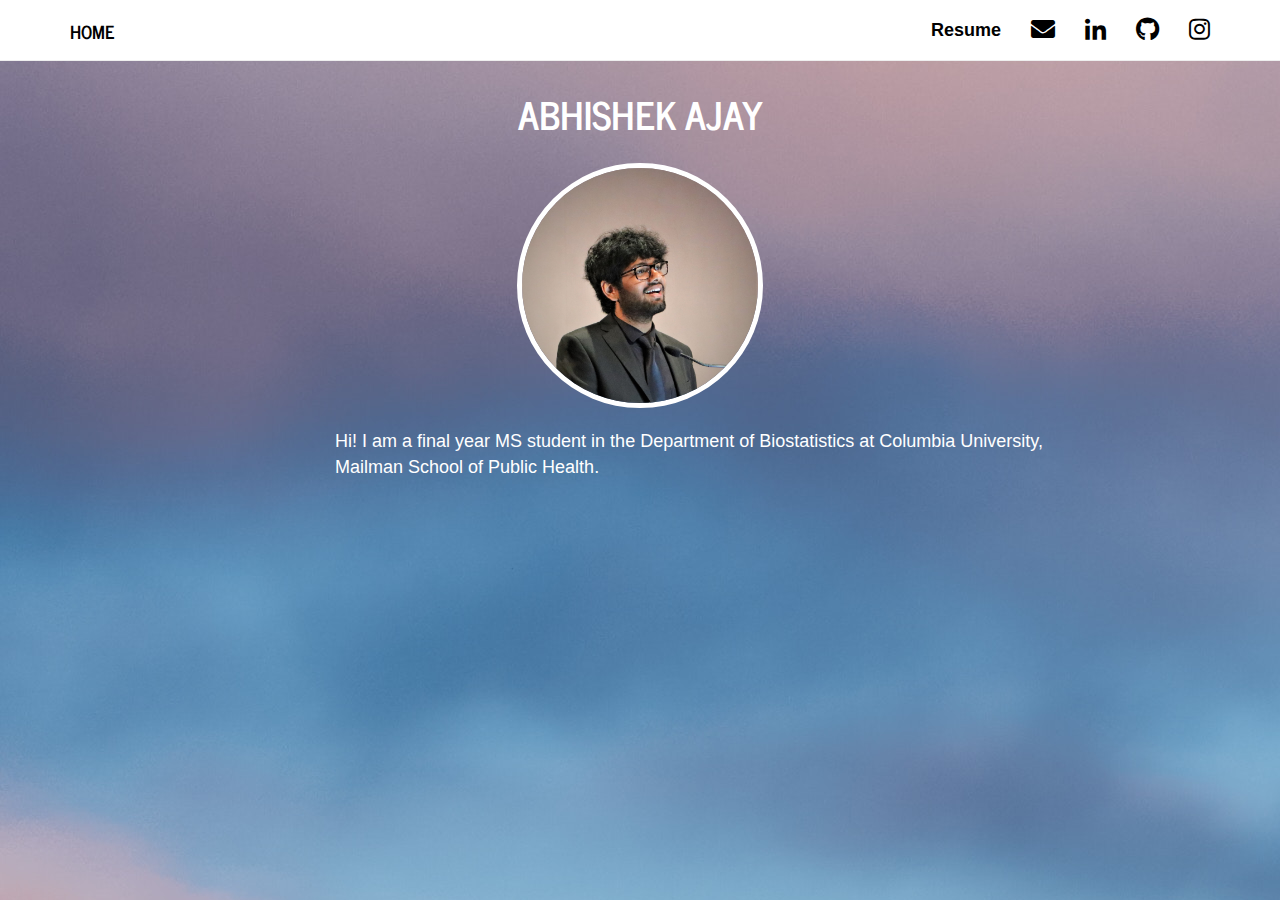
<file: index.html>
<!DOCTYPE html>

<html xmlns="http://www.w3.org/1999/xhtml">

<head>

<meta charset="utf-8" />
<meta http-equiv="Content-Type" content="text/html; charset=utf-8" />
<meta name="generator" content="pandoc" />
<meta http-equiv="X-UA-Compatible" content="IE=EDGE" />




<title>ABHISHEK AJAY</title>

<script src="site_libs/jquery-1.11.3/jquery.min.js"></script>
<meta name="viewport" content="width=device-width, initial-scale=1" />
<link href="site_libs/bootstrap-3.3.5/css/journal.min.css" rel="stylesheet" />
<script src="site_libs/bootstrap-3.3.5/js/bootstrap.min.js"></script>
<script src="site_libs/bootstrap-3.3.5/shim/html5shiv.min.js"></script>
<script src="site_libs/bootstrap-3.3.5/shim/respond.min.js"></script>
<script src="site_libs/navigation-1.1/tabsets.js"></script>
<link href="site_libs/highlightjs-9.12.0/default.css" rel="stylesheet" />
<script src="site_libs/highlightjs-9.12.0/highlight.js"></script>
<link href="site_libs/font-awesome-5.1.0/css/all.css" rel="stylesheet" />
<link href="site_libs/font-awesome-5.1.0/css/v4-shims.css" rel="stylesheet" />

<style type="text/css">code{white-space: pre;}</style>
<style type="text/css">
  pre:not([class]) {
    background-color: white;
  }
</style>
<script type="text/javascript">
if (window.hljs) {
  hljs.configure({languages: []});
  hljs.initHighlightingOnLoad();
  if (document.readyState && document.readyState === "complete") {
    window.setTimeout(function() { hljs.initHighlighting(); }, 0);
  }
}
</script>



<style type="text/css">
h1 {
  font-size: 34px;
}
h1.title {
  font-size: 38px;
}
h2 {
  font-size: 30px;
}
h3 {
  font-size: 24px;
}
h4 {
  font-size: 18px;
}
h5 {
  font-size: 16px;
}
h6 {
  font-size: 12px;
}
.table th:not([align]) {
  text-align: left;
}
</style>

<link rel="stylesheet" href="style.css" type="text/css" />



<style type = "text/css">
.main-container {
  max-width: 940px;
  margin-left: auto;
  margin-right: auto;
}
code {
  color: inherit;
  background-color: rgba(0, 0, 0, 0.04);
}
img {
  max-width:100%;
}
.tabbed-pane {
  padding-top: 12px;
}
.html-widget {
  margin-bottom: 20px;
}
button.code-folding-btn:focus {
  outline: none;
}
summary {
  display: list-item;
}
</style>


<style type="text/css">
/* padding for bootstrap navbar */
body {
  padding-top: 61px;
  padding-bottom: 40px;
}
/* offset scroll position for anchor links (for fixed navbar)  */
.section h1 {
  padding-top: 66px;
  margin-top: -66px;
}
.section h2 {
  padding-top: 66px;
  margin-top: -66px;
}
.section h3 {
  padding-top: 66px;
  margin-top: -66px;
}
.section h4 {
  padding-top: 66px;
  margin-top: -66px;
}
.section h5 {
  padding-top: 66px;
  margin-top: -66px;
}
.section h6 {
  padding-top: 66px;
  margin-top: -66px;
}
.dropdown-submenu {
  position: relative;
}
.dropdown-submenu>.dropdown-menu {
  top: 0;
  left: 100%;
  margin-top: -6px;
  margin-left: -1px;
  border-radius: 0 6px 6px 6px;
}
.dropdown-submenu:hover>.dropdown-menu {
  display: block;
}
.dropdown-submenu>a:after {
  display: block;
  content: " ";
  float: right;
  width: 0;
  height: 0;
  border-color: transparent;
  border-style: solid;
  border-width: 5px 0 5px 5px;
  border-left-color: #cccccc;
  margin-top: 5px;
  margin-right: -10px;
}
.dropdown-submenu:hover>a:after {
  border-left-color: #ffffff;
}
.dropdown-submenu.pull-left {
  float: none;
}
.dropdown-submenu.pull-left>.dropdown-menu {
  left: -100%;
  margin-left: 10px;
  border-radius: 6px 0 6px 6px;
}
</style>

<script>
// manage active state of menu based on current page
$(document).ready(function () {
  // active menu anchor
  href = window.location.pathname
  href = href.substr(href.lastIndexOf('/') + 1)
  if (href === "")
    href = "index.html";
  var menuAnchor = $('a[href="' + href + '"]');

  // mark it active
  menuAnchor.parent().addClass('active');

  // if it's got a parent navbar menu mark it active as well
  menuAnchor.closest('li.dropdown').addClass('active');
});
</script>

<!-- tabsets -->

<style type="text/css">
.tabset-dropdown > .nav-tabs {
  display: inline-table;
  max-height: 500px;
  min-height: 44px;
  overflow-y: auto;
  background: white;
  border: 1px solid #ddd;
  border-radius: 4px;
}

.tabset-dropdown > .nav-tabs > li.active:before {
  content: "";
  font-family: 'Glyphicons Halflings';
  display: inline-block;
  padding: 10px;
  border-right: 1px solid #ddd;
}

.tabset-dropdown > .nav-tabs.nav-tabs-open > li.active:before {
  content: "&#xe258;";
  border: none;
}

.tabset-dropdown > .nav-tabs.nav-tabs-open:before {
  content: "";
  font-family: 'Glyphicons Halflings';
  display: inline-block;
  padding: 10px;
  border-right: 1px solid #ddd;
}

.tabset-dropdown > .nav-tabs > li.active {
  display: block;
}

.tabset-dropdown > .nav-tabs > li > a,
.tabset-dropdown > .nav-tabs > li > a:focus,
.tabset-dropdown > .nav-tabs > li > a:hover {
  border: none;
  display: inline-block;
  border-radius: 4px;
}

.tabset-dropdown > .nav-tabs.nav-tabs-open > li {
  display: block;
  float: none;
}

.tabset-dropdown > .nav-tabs > li {
  display: none;
}
</style>

<!-- code folding -->




</head>

<body>


<div class="container-fluid main-container">




<div class="navbar navbar-default  navbar-fixed-top" role="navigation">
  <div class="container">
    <div class="navbar-header">
      <button type="button" class="navbar-toggle collapsed" data-toggle="collapse" data-target="#navbar">
        <span class="icon-bar"></span>
        <span class="icon-bar"></span>
        <span class="icon-bar"></span>
      </button>
      <a class="navbar-brand" href="index.html">Home</a>
    </div>
    <div id="navbar" class="navbar-collapse collapse">
      <ul class="nav navbar-nav">
        
      </ul>
      <ul class="nav navbar-nav navbar-right">
        <li>
  <a href="resume.html">Resume</a>
</li>
<li>
  <a href="mailto:&lt;abhishek.ajay@columbia.edu&gt;">
    <span class="fa fa-envelope fa-lg"></span>
     
  </a>
</li>
<li>
  <a href="https://www.linkedin.com/in/abhishekajay/">
    <span class="fa fa-linkedin fa-lg"></span>
     
  </a>
</li>
<li>
  <a href="http://github.com/abhishekajay1718/">
    <span class="fa fa-github fa-lg"></span>
     
  </a>
</li>
<li>
  <a href="https://www.instagram.com/abhishekajay1718/">
    <span class="fa fa-instagram fa-lg"></span>
     
  </a>
</li>
      </ul>
    </div><!--/.nav-collapse -->
  </div><!--/.container -->
</div><!--/.navbar -->

<div class="fluid-row" id="header">



<h1 class="title toc-ignore">ABHISHEK AJAY</h1>

</div>


<body background="images/bg.jpg">
<center>
<img src="images/me.JPG" alt="Avatar" width="27%" class="center">
</center>
<p>
Hi! I am a final year MS student in the Department of Biostatistics at Columbia University, Mailman School of Public Health.
</p>
<!--
<p>
  This website contains my resume. I love phtoography and I couldn't stop myself from adding my photography portfolio to this website as well. You'll find them on the top right tabs.  

</p>

 Photo by Riccardo Chiarini on Unsplash 
 
 -->




</div>

<script>

// add bootstrap table styles to pandoc tables
function bootstrapStylePandocTables() {
  $('tr.header').parent('thead').parent('table').addClass('table table-condensed');
}
$(document).ready(function () {
  bootstrapStylePandocTables();
});


</script>

<!-- tabsets -->

<script>
$(document).ready(function () {
  window.buildTabsets("TOC");
});

$(document).ready(function () {
  $('.tabset-dropdown > .nav-tabs > li').click(function () {
    $(this).parent().toggleClass('nav-tabs-open')
  });
});
</script>

<!-- code folding -->


<!-- dynamically load mathjax for compatibility with self-contained -->
<script>
  (function () {
    var script = document.createElement("script");
    script.type = "text/javascript";
    script.src  = "https://mathjax.rstudio.com/latest/MathJax.js?config=TeX-AMS-MML_HTMLorMML";
    document.getElementsByTagName("head")[0].appendChild(script);
  })();
</script>

</body>
</html>
</file>
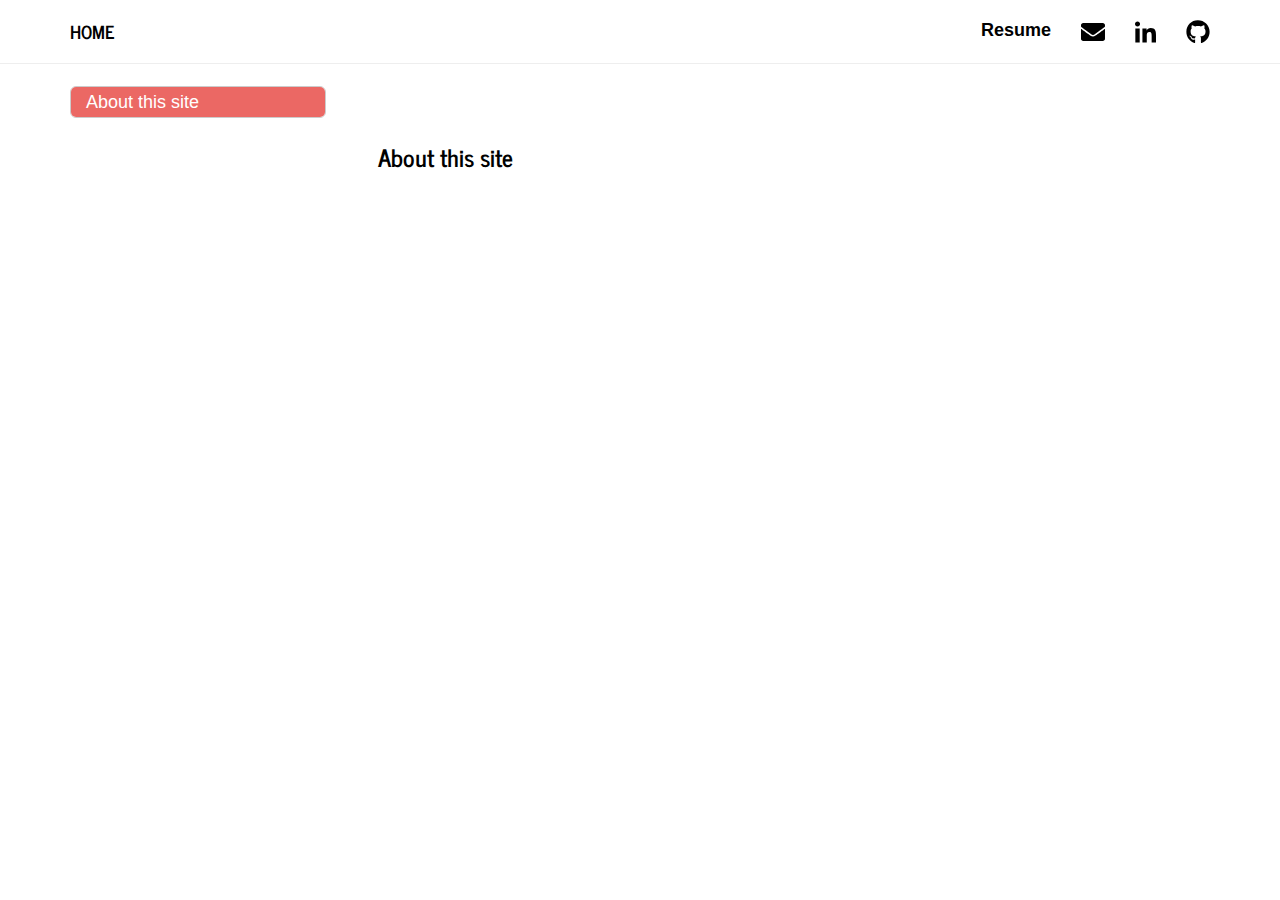
<file: about.html>
<!DOCTYPE html>

<html xmlns="http://www.w3.org/1999/xhtml">

<head>

<meta charset="utf-8" />
<meta http-equiv="Content-Type" content="text/html; charset=utf-8" />
<meta name="generator" content="pandoc" />




<title>Resume</title>

<script src="site_libs/jquery-1.11.3/jquery.min.js"></script>
<meta name="viewport" content="width=device-width, initial-scale=1" />
<link href="site_libs/bootstrap-3.3.5/css/journal.min.css" rel="stylesheet" />
<script src="site_libs/bootstrap-3.3.5/js/bootstrap.min.js"></script>
<script src="site_libs/bootstrap-3.3.5/shim/html5shiv.min.js"></script>
<script src="site_libs/bootstrap-3.3.5/shim/respond.min.js"></script>
<script src="site_libs/jqueryui-1.11.4/jquery-ui.min.js"></script>
<link href="site_libs/tocify-1.9.1/jquery.tocify.css" rel="stylesheet" />
<script src="site_libs/tocify-1.9.1/jquery.tocify.js"></script>
<script src="site_libs/navigation-1.1/tabsets.js"></script>
<link href="site_libs/highlightjs-9.12.0/default.css" rel="stylesheet" />
<script src="site_libs/highlightjs-9.12.0/highlight.js"></script>
<link href="site_libs/font-awesome-5.0.13/css/fa-svg-with-js.css" rel="stylesheet" />
<script src="site_libs/font-awesome-5.0.13/js/fontawesome-all.min.js"></script>
<script src="site_libs/font-awesome-5.0.13/js/fa-v4-shims.min.js"></script>

<style type="text/css">code{white-space: pre;}</style>
<style type="text/css">
  pre:not([class]) {
    background-color: white;
  }
</style>
<script type="text/javascript">
if (window.hljs) {
  hljs.configure({languages: []});
  hljs.initHighlightingOnLoad();
  if (document.readyState && document.readyState === "complete") {
    window.setTimeout(function() { hljs.initHighlighting(); }, 0);
  }
}
</script>



<style type="text/css">
h1 {
  font-size: 34px;
}
h1.title {
  font-size: 38px;
}
h2 {
  font-size: 30px;
}
h3 {
  font-size: 24px;
}
h4 {
  font-size: 18px;
}
h5 {
  font-size: 16px;
}
h6 {
  font-size: 12px;
}
.table th:not([align]) {
  text-align: left;
}
</style>

<link rel="stylesheet" href="style.css" type="text/css" />

</head>

<body>

<style type = "text/css">
.main-container {
  max-width: 940px;
  margin-left: auto;
  margin-right: auto;
}
code {
  color: inherit;
  background-color: rgba(0, 0, 0, 0.04);
}
img {
  max-width:100%;
  height: auto;
}
.tabbed-pane {
  padding-top: 12px;
}
.html-widget {
  margin-bottom: 20px;
}
button.code-folding-btn:focus {
  outline: none;
}
</style>


<style type="text/css">
/* padding for bootstrap navbar */
body {
  padding-top: 61px;
  padding-bottom: 40px;
}
/* offset scroll position for anchor links (for fixed navbar)  */
.section h1 {
  padding-top: 66px;
  margin-top: -66px;
}

.section h2 {
  padding-top: 66px;
  margin-top: -66px;
}
.section h3 {
  padding-top: 66px;
  margin-top: -66px;
}
.section h4 {
  padding-top: 66px;
  margin-top: -66px;
}
.section h5 {
  padding-top: 66px;
  margin-top: -66px;
}
.section h6 {
  padding-top: 66px;
  margin-top: -66px;
}
</style>

<script>
// manage active state of menu based on current page
$(document).ready(function () {
  // active menu anchor
  href = window.location.pathname
  href = href.substr(href.lastIndexOf('/') + 1)
  if (href === "")
    href = "index.html";
  var menuAnchor = $('a[href="' + href + '"]');

  // mark it active
  menuAnchor.parent().addClass('active');

  // if it's got a parent navbar menu mark it active as well
  menuAnchor.closest('li.dropdown').addClass('active');
});
</script>


<div class="container-fluid main-container">

<!-- tabsets -->
<script>
$(document).ready(function () {
  window.buildTabsets("TOC");
});
</script>

<!-- code folding -->




<script>
$(document).ready(function ()  {

    // move toc-ignore selectors from section div to header
    $('div.section.toc-ignore')
        .removeClass('toc-ignore')
        .children('h1,h2,h3,h4,h5').addClass('toc-ignore');

    // establish options
    var options = {
      selectors: "h1,h2,h3",
      theme: "bootstrap3",
      context: '.toc-content',
      hashGenerator: function (text) {
        return text.replace(/[.\\/?&!#<>]/g, '').replace(/\s/g, '_').toLowerCase();
      },
      ignoreSelector: ".toc-ignore",
      scrollTo: 0
    };
    options.showAndHide = true;
    options.smoothScroll = true;

    // tocify
    var toc = $("#TOC").tocify(options).data("toc-tocify");
});
</script>

<style type="text/css">

#TOC {
  margin: 25px 0px 20px 0px;
}
@media (max-width: 768px) {
#TOC {
  position: relative;
  width: 100%;
}
}


.toc-content {
  padding-left: 30px;
  padding-right: 40px;
}

div.main-container {
  max-width: 1200px;
}

div.tocify {
  width: 20%;
  max-width: 260px;
  max-height: 85%;
}

@media (min-width: 768px) and (max-width: 991px) {
  div.tocify {
    width: 25%;
  }
}

@media (max-width: 767px) {
  div.tocify {
    width: 100%;
    max-width: none;
  }
}

.tocify ul, .tocify li {
  line-height: 20px;
}

.tocify-subheader .tocify-item {
  font-size: 0.90em;
  padding-left: 25px;
  text-indent: 0;
}

.tocify .list-group-item {
  border-radius: 0px;
}


</style>

<!-- setup 3col/9col grid for toc_float and main content  -->
<div class="row-fluid">
<div class="col-xs-12 col-sm-4 col-md-3">
<div id="TOC" class="tocify">
</div>
</div>

<div class="toc-content col-xs-12 col-sm-8 col-md-9">




<div class="navbar navbar-default  navbar-fixed-top" role="navigation">
  <div class="container">
    <div class="navbar-header">
      <button type="button" class="navbar-toggle collapsed" data-toggle="collapse" data-target="#navbar">
        <span class="icon-bar"></span>
        <span class="icon-bar"></span>
        <span class="icon-bar"></span>
      </button>
      <a class="navbar-brand" href="index.html">Home</a>
    </div>
    <div id="navbar" class="navbar-collapse collapse">
      <ul class="nav navbar-nav">
        
      </ul>
      <ul class="nav navbar-nav navbar-right">
        <li>
  <a href="resume.html">Resume</a>
</li>
<li>
  <a href="mailto:&lt;abhishek.ajay@columbia.edu&gt;">
    <span class="fa fa-envelope fa-lg"></span>
     
  </a>
</li>
<li>
  <a href="https://www.linkedin.com/in/abhishekajay/">
    <span class="fa fa-linkedin fa-lg"></span>
     
  </a>
</li>
<li>
  <a href="http://github.com/abhishekajay1718/">
    <span class="fa fa-github fa-lg"></span>
     
  </a>
</li>
      </ul>
    </div><!--/.nav-collapse -->
  </div><!--/.container -->
</div><!--/.navbar -->

<div class="fluid-row" id="header">



<h1 class="title toc-ignore">Resume</h1>

</div>


<div id="about-this-site" class="section level3">
<h3>About this site</h3>
<p>Sometimes you need to say a bit about the site – how it was made, where it’s hosted, where the source code can be found.</p>
<p>If this is for a project or analysis, I recommend giving some details about the R package versions that you used to create the content.</p>
</div>



</div>
</div>

</div>

<script>

// add bootstrap table styles to pandoc tables
function bootstrapStylePandocTables() {
  $('tr.header').parent('thead').parent('table').addClass('table table-condensed');
}
$(document).ready(function () {
  bootstrapStylePandocTables();
});


</script>

<!-- dynamically load mathjax for compatibility with self-contained -->
<script>
  (function () {
    var script = document.createElement("script");
    script.type = "text/javascript";
    script.src  = "https://mathjax.rstudio.com/latest/MathJax.js?config=TeX-AMS-MML_HTMLorMML";
    document.getElementsByTagName("head")[0].appendChild(script);
  })();
</script>

</body>
</html>
</file>
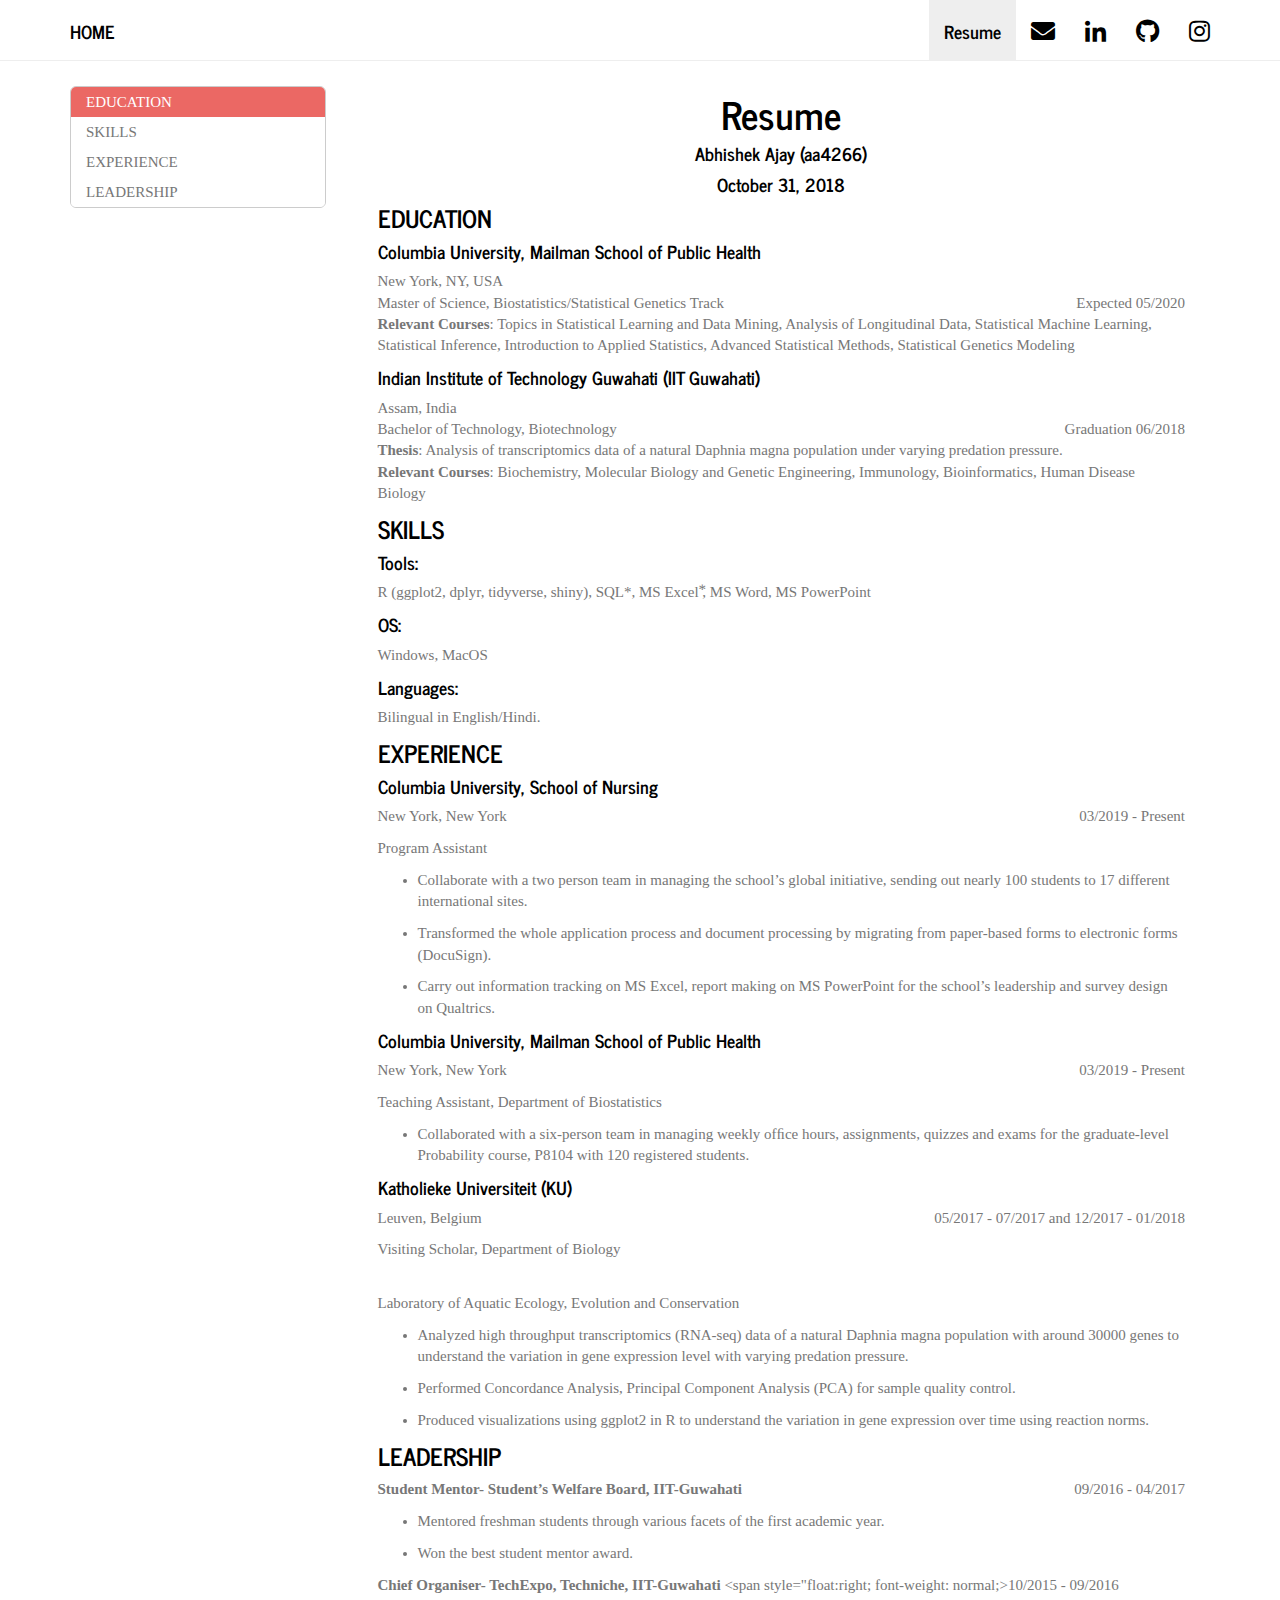
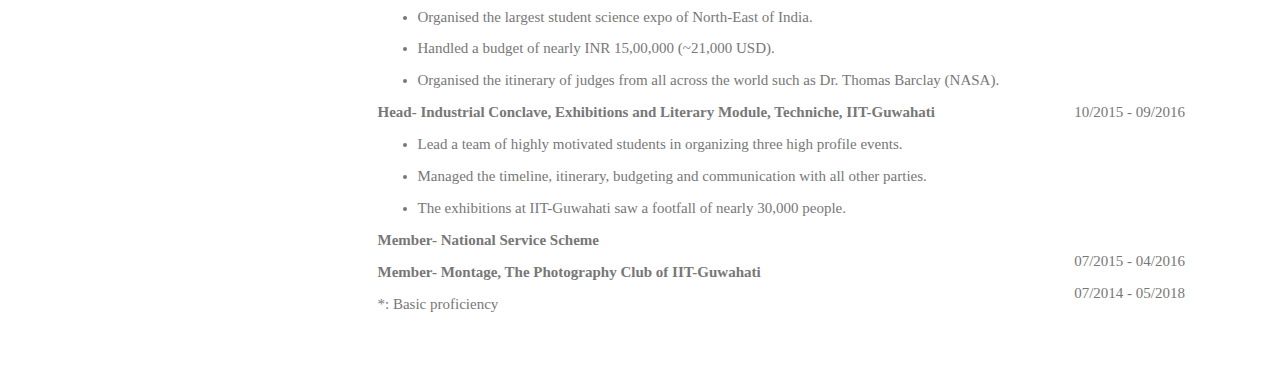
<file: resume.html>
<!DOCTYPE html>

<html xmlns="http://www.w3.org/1999/xhtml">

<head>

<meta charset="utf-8" />
<meta http-equiv="Content-Type" content="text/html; charset=utf-8" />
<meta name="generator" content="pandoc" />
<meta http-equiv="X-UA-Compatible" content="IE=EDGE" />


<meta name="author" content="Abhishek Ajay (aa4266)" />

<meta name="date" content="2018-10-31" />

<title>Resume</title>

<script src="site_libs/jquery-1.11.3/jquery.min.js"></script>
<meta name="viewport" content="width=device-width, initial-scale=1" />
<link href="site_libs/bootstrap-3.3.5/css/journal.min.css" rel="stylesheet" />
<script src="site_libs/bootstrap-3.3.5/js/bootstrap.min.js"></script>
<script src="site_libs/bootstrap-3.3.5/shim/html5shiv.min.js"></script>
<script src="site_libs/bootstrap-3.3.5/shim/respond.min.js"></script>
<script src="site_libs/jqueryui-1.11.4/jquery-ui.min.js"></script>
<link href="site_libs/tocify-1.9.1/jquery.tocify.css" rel="stylesheet" />
<script src="site_libs/tocify-1.9.1/jquery.tocify.js"></script>
<script src="site_libs/navigation-1.1/tabsets.js"></script>
<link href="site_libs/highlightjs-9.12.0/default.css" rel="stylesheet" />
<script src="site_libs/highlightjs-9.12.0/highlight.js"></script>
<link href="site_libs/font-awesome-5.1.0/css/all.css" rel="stylesheet" />
<link href="site_libs/font-awesome-5.1.0/css/v4-shims.css" rel="stylesheet" />

<style type="text/css">code{white-space: pre;}</style>
<style type="text/css">
  pre:not([class]) {
    background-color: white;
  }
</style>
<script type="text/javascript">
if (window.hljs) {
  hljs.configure({languages: []});
  hljs.initHighlightingOnLoad();
  if (document.readyState && document.readyState === "complete") {
    window.setTimeout(function() { hljs.initHighlighting(); }, 0);
  }
}
</script>



<style type="text/css">
h1 {
  font-size: 34px;
}
h1.title {
  font-size: 38px;
}
h2 {
  font-size: 30px;
}
h3 {
  font-size: 24px;
}
h4 {
  font-size: 18px;
}
h5 {
  font-size: 16px;
}
h6 {
  font-size: 12px;
}
.table th:not([align]) {
  text-align: left;
}
</style>

<link rel="stylesheet" href="style_resume.css" type="text/css" />



<style type = "text/css">
.main-container {
  max-width: 940px;
  margin-left: auto;
  margin-right: auto;
}
code {
  color: inherit;
  background-color: rgba(0, 0, 0, 0.04);
}
img {
  max-width:100%;
}
.tabbed-pane {
  padding-top: 12px;
}
.html-widget {
  margin-bottom: 20px;
}
button.code-folding-btn:focus {
  outline: none;
}
summary {
  display: list-item;
}
</style>


<style type="text/css">
/* padding for bootstrap navbar */
body {
  padding-top: 61px;
  padding-bottom: 40px;
}
/* offset scroll position for anchor links (for fixed navbar)  */
.section h1 {
  padding-top: 66px;
  margin-top: -66px;
}
.section h2 {
  padding-top: 66px;
  margin-top: -66px;
}
.section h3 {
  padding-top: 66px;
  margin-top: -66px;
}
.section h4 {
  padding-top: 66px;
  margin-top: -66px;
}
.section h5 {
  padding-top: 66px;
  margin-top: -66px;
}
.section h6 {
  padding-top: 66px;
  margin-top: -66px;
}
.dropdown-submenu {
  position: relative;
}
.dropdown-submenu>.dropdown-menu {
  top: 0;
  left: 100%;
  margin-top: -6px;
  margin-left: -1px;
  border-radius: 0 6px 6px 6px;
}
.dropdown-submenu:hover>.dropdown-menu {
  display: block;
}
.dropdown-submenu>a:after {
  display: block;
  content: " ";
  float: right;
  width: 0;
  height: 0;
  border-color: transparent;
  border-style: solid;
  border-width: 5px 0 5px 5px;
  border-left-color: #cccccc;
  margin-top: 5px;
  margin-right: -10px;
}
.dropdown-submenu:hover>a:after {
  border-left-color: #ffffff;
}
.dropdown-submenu.pull-left {
  float: none;
}
.dropdown-submenu.pull-left>.dropdown-menu {
  left: -100%;
  margin-left: 10px;
  border-radius: 6px 0 6px 6px;
}
</style>

<script>
// manage active state of menu based on current page
$(document).ready(function () {
  // active menu anchor
  href = window.location.pathname
  href = href.substr(href.lastIndexOf('/') + 1)
  if (href === "")
    href = "index.html";
  var menuAnchor = $('a[href="' + href + '"]');

  // mark it active
  menuAnchor.parent().addClass('active');

  // if it's got a parent navbar menu mark it active as well
  menuAnchor.closest('li.dropdown').addClass('active');
});
</script>

<!-- tabsets -->

<style type="text/css">
.tabset-dropdown > .nav-tabs {
  display: inline-table;
  max-height: 500px;
  min-height: 44px;
  overflow-y: auto;
  background: white;
  border: 1px solid #ddd;
  border-radius: 4px;
}

.tabset-dropdown > .nav-tabs > li.active:before {
  content: "";
  font-family: 'Glyphicons Halflings';
  display: inline-block;
  padding: 10px;
  border-right: 1px solid #ddd;
}

.tabset-dropdown > .nav-tabs.nav-tabs-open > li.active:before {
  content: "&#xe258;";
  border: none;
}

.tabset-dropdown > .nav-tabs.nav-tabs-open:before {
  content: "";
  font-family: 'Glyphicons Halflings';
  display: inline-block;
  padding: 10px;
  border-right: 1px solid #ddd;
}

.tabset-dropdown > .nav-tabs > li.active {
  display: block;
}

.tabset-dropdown > .nav-tabs > li > a,
.tabset-dropdown > .nav-tabs > li > a:focus,
.tabset-dropdown > .nav-tabs > li > a:hover {
  border: none;
  display: inline-block;
  border-radius: 4px;
}

.tabset-dropdown > .nav-tabs.nav-tabs-open > li {
  display: block;
  float: none;
}

.tabset-dropdown > .nav-tabs > li {
  display: none;
}
</style>

<!-- code folding -->



<style type="text/css">

#TOC {
  margin: 25px 0px 20px 0px;
}
@media (max-width: 768px) {
#TOC {
  position: relative;
  width: 100%;
}
}

@media print {
.toc-content {
  /* see https://github.com/w3c/csswg-drafts/issues/4434 */
  float: right;
}
}

.toc-content {
  padding-left: 30px;
  padding-right: 40px;
}

div.main-container {
  max-width: 1200px;
}

div.tocify {
  width: 20%;
  max-width: 260px;
  max-height: 85%;
}

@media (min-width: 768px) and (max-width: 991px) {
  div.tocify {
    width: 25%;
  }
}

@media (max-width: 767px) {
  div.tocify {
    width: 100%;
    max-width: none;
  }
}

.tocify ul, .tocify li {
  line-height: 20px;
}

.tocify-subheader .tocify-item {
  font-size: 0.90em;
}

.tocify .list-group-item {
  border-radius: 0px;
}


</style>



</head>

<body>


<div class="container-fluid main-container">


<!-- setup 3col/9col grid for toc_float and main content  -->
<div class="row-fluid">
<div class="col-xs-12 col-sm-4 col-md-3">
<div id="TOC" class="tocify">
</div>
</div>

<div class="toc-content col-xs-12 col-sm-8 col-md-9">




<div class="navbar navbar-default  navbar-fixed-top" role="navigation">
  <div class="container">
    <div class="navbar-header">
      <button type="button" class="navbar-toggle collapsed" data-toggle="collapse" data-target="#navbar">
        <span class="icon-bar"></span>
        <span class="icon-bar"></span>
        <span class="icon-bar"></span>
      </button>
      <a class="navbar-brand" href="index.html">Home</a>
    </div>
    <div id="navbar" class="navbar-collapse collapse">
      <ul class="nav navbar-nav">
        
      </ul>
      <ul class="nav navbar-nav navbar-right">
        <li>
  <a href="resume.html">Resume</a>
</li>
<li>
  <a href="mailto:&lt;abhishek.ajay@columbia.edu&gt;">
    <span class="fa fa-envelope fa-lg"></span>
     
  </a>
</li>
<li>
  <a href="https://www.linkedin.com/in/abhishekajay/">
    <span class="fa fa-linkedin fa-lg"></span>
     
  </a>
</li>
<li>
  <a href="http://github.com/abhishekajay1718/">
    <span class="fa fa-github fa-lg"></span>
     
  </a>
</li>
<li>
  <a href="https://www.instagram.com/abhishekajay1718/">
    <span class="fa fa-instagram fa-lg"></span>
     
  </a>
</li>
      </ul>
    </div><!--/.nav-collapse -->
  </div><!--/.container -->
</div><!--/.navbar -->

<div class="fluid-row" id="header">



<h1 class="title toc-ignore">Resume</h1>
<h4 class="author">Abhishek Ajay (aa4266)</h4>
<h4 class="date">October 31, 2018</h4>

</div>


<body>
<!--
###SUMMARY

Biostatistics graduate student with prior research experience in data analysis of genetic data. Seeking for data intensive works with flexible fields of interest.
--->
<div id="education" class="section level3">
<h3>EDUCATION</h3>
<div id="columbia-university-mailman-school-of-public-health" class="section level4">
<h4><strong>Columbia University, Mailman School of Public Health</strong></h4>
New York, NY, USA
<p style="text-align:left;">
Master of Science, Biostatistics/Statistical Genetics Track <span style="float:right;">Expected 05/2020</span> </br><strong>Relevant Courses</strong>: Topics in Statistical Learning and Data Mining, Analysis of Longitudinal Data, Statistical Machine Learning, Statistical Inference, Introduction to Applied Statistics, Advanced Statistical Methods, Statistical Genetics Modeling
</p>
</div>
<div id="indian-institute-of-technology-guwahati-iit-guwahati" class="section level4">
<h4><strong>Indian Institute of Technology Guwahati (IIT Guwahati)</strong></h4>
Assam, India
<p style="text-align:left;">
Bachelor of Technology, Biotechnology <span style="float:right;">Graduation 06/2018</span> </br><strong>Thesis</strong>: Analysis of transcriptomics data of a natural Daphnia magna population under varying predation pressure. </br><strong>Relevant Courses</strong>: Biochemistry, Molecular Biology and Genetic Engineering, Immunology, Bioinformatics, Human Disease Biology
</p>
</div>
</div>
<div id="skills" class="section level3">
<h3>SKILLS</h3>
<div id="tools" class="section level4">
<h4><strong>Tools</strong>:</h4>
<p>R (ggplot2, dplyr, tidyverse, shiny), SQL*, MS Excel ⃰, MS Word, MS PowerPoint</p>
</div>
<div id="os" class="section level4">
<h4><strong>OS</strong>:</h4>
<p>Windows, MacOS</p>
</div>
<div id="languages" class="section level4">
<h4><strong>Languages</strong>:</h4>
<p>Bilingual in English/Hindi.</p>
</div>
</div>
<div id="experience" class="section level3">
<h3>EXPERIENCE</h3>
<div id="columbia-university-school-of-nursing" class="section level4">
<h4><strong>Columbia University, School of Nursing</strong></h4>
New York, New York <span style="float:right;">03/2019 - Present</span>
<p style="text-align:left;">
<p>Program Assistant</p>
</p>
<ul>
<li><p>Collaborate with a two person team in managing the school’s global initiative, sending out nearly 100 students to 17 different international sites.</p></li>
<li><p>Transformed the whole application process and document processing by migrating from paper-based forms to electronic forms (DocuSign).</p></li>
<li><p>Carry out information tracking on MS Excel, report making on MS PowerPoint for the school’s leadership and survey design on Qualtrics.</p></li>
</ul>
</div>
<div id="columbia-university-mailman-school-of-public-health-1" class="section level4">
<h4><strong>Columbia University, Mailman School of Public Health</strong></h4>
New York, New York <span style="float:right;">03/2019 - Present</span>
<p style="text-align:left;">
<p>Teaching Assistant, Department of Biostatistics</p>
</p>
<ul>
<li>Collaborated with a six-person team in managing weekly ofﬁce hours, assignments, quizzes and exams for the graduate-level Probability course, P8104 with 120 registered students.</li>
</ul>
</div>
<div id="katholieke-universiteit-ku" class="section level4">
<h4><strong>Katholieke Universiteit (KU)</strong></h4>
Leuven, Belgium <span style="float:right;">05/2017 - 07/2017 and 12/2017 - 01/2018</span>
<p style="text-align:left;">
<p>Visiting Scholar, Department of Biology</p>
</br>Laboratory of Aquatic Ecology, Evolution and Conservation
</p>
<ul>
<li><p>Analyzed high throughput transcriptomics (RNA-seq) data of a natural Daphnia magna population with around 30000 genes to understand the variation in gene expression level with varying predation pressure.</p></li>
<li><p>Performed Concordance Analysis, Principal Component Analysis (PCA) for sample quality control.</p></li>
<li><p>Produced visualizations using ggplot2 in R to understand the variation in gene expression over time using reaction norms.</p></li>
</ul>
<!--
#### **Indian Institute of Science, Bangalore (IISc)**
Karnataka, India
<p style="text-align:left;">
Summer Research Fellow, Department of Biochemistry
<span style="float:right;">05/2016 - 07/2016 </span>
</p>

* Investigated the possible mechanism behind limiting the spread of rDNA silencing at the RDN1 left boundary on yeast chromosome XII.

* Cloned a 600bp fragment to KanMX6 and then sub-cloned it into the plasmid pRO363 to check whether barrier activity is sequence specific or size dependent by analysing the mating efficiency of transformed yeast cells.

#### **Indian Institute of Technology, Guwahati**                  
Assam, India 
<p style="text-align:left;">
Department of Biosciences and Bioengineering
<span style="float:right;">01/2017 - 03/2017</span>
</br>Laboratory of Aquatic Ecology, Evolution and Conservation
</p>

* Optimise expression and purification of a Cas4 mutant protein, Cas4E87A and analyse its activity.

* Purification of Cas4E87A mutant protein by the Hybrid Method followed by its quantification.

--->
</div>
</div>
<div id="leadership" class="section level3">
<h3>LEADERSHIP</h3>
<p style="text-align:left;">
<strong>Student Mentor- Student’s Welfare Board, IIT-Guwahati</strong> <span style="float:right;">09/2016 - 04/2017</span>
</p>
<ul>
<li><p>Mentored freshman students through various facets of the first academic year.</p></li>
<li><p>Won the best student mentor award.</p></li>
</ul>
<p style="text-align:left;">
<strong>Chief Organiser- TechExpo, Techniche, IIT-Guwahati</strong> &lt;span style="float:right; font-weight: normal;&gt;10/2015 - 09/2016</span>
</p>
<ul>
<li><p>Organised the largest student science expo of North-East of India.</p></li>
<li><p>Handled a budget of nearly INR 15,00,000 (~21,000 USD).</p></li>
<li><p>Organised the itinerary of judges from all across the world such as Dr. Thomas Barclay (NASA).</p></li>
</ul>
<p style="text-align:left;">
<strong>Head- Industrial Conclave, Exhibitions and Literary Module, Techniche, IIT-Guwahati</strong> <span style="float:right;">10/2015 - 09/2016</span>
</p>
<ul>
<li><p>Lead a team of highly motivated students in organizing three high profile events.</p></li>
<li><p>Managed the timeline, itinerary, budgeting and communication with all other parties.</p></li>
<li><p>The exhibitions at IIT-Guwahati saw a footfall of nearly 30,000 people.</p></li>
</ul>
<p style="text-align:left;">
<strong>Member- National Service Scheme</strong><br />
<span style="float:right;">07/2015 - 04/2016</span>
</p>
<p style="text-align:left;">
<strong>Member- Montage, The Photography Club of IIT-Guwahati</strong><br />
<span style="float:right;">07/2014 - 05/2018</span>
</p>
</body>
<p>*: Basic proficiency</p>
</div>



</div>
</div>

</div>

<script>

// add bootstrap table styles to pandoc tables
function bootstrapStylePandocTables() {
  $('tr.header').parent('thead').parent('table').addClass('table table-condensed');
}
$(document).ready(function () {
  bootstrapStylePandocTables();
});


</script>

<!-- tabsets -->

<script>
$(document).ready(function () {
  window.buildTabsets("TOC");
});

$(document).ready(function () {
  $('.tabset-dropdown > .nav-tabs > li').click(function () {
    $(this).parent().toggleClass('nav-tabs-open')
  });
});
</script>

<!-- code folding -->

<script>
$(document).ready(function ()  {

    // move toc-ignore selectors from section div to header
    $('div.section.toc-ignore')
        .removeClass('toc-ignore')
        .children('h1,h2,h3,h4,h5').addClass('toc-ignore');

    // establish options
    var options = {
      selectors: "h1,h2,h3",
      theme: "bootstrap3",
      context: '.toc-content',
      hashGenerator: function (text) {
        return text.replace(/[.\\/?&!#<>]/g, '').replace(/\s/g, '_').toLowerCase();
      },
      ignoreSelector: ".toc-ignore",
      scrollTo: 0
    };
    options.showAndHide = true;
    options.smoothScroll = true;

    // tocify
    var toc = $("#TOC").tocify(options).data("toc-tocify");
});
</script>

<!-- dynamically load mathjax for compatibility with self-contained -->
<script>
  (function () {
    var script = document.createElement("script");
    script.type = "text/javascript";
    script.src  = "https://mathjax.rstudio.com/latest/MathJax.js?config=TeX-AMS-MML_HTMLorMML";
    document.getElementsByTagName("head")[0].appendChild(script);
  })();
</script>

</body>
</html>
</file>
<file: site_libs/highlightjs-9.12.0/default.css>
.hljs-literal {
  color: #990073;
}

.hljs-number {
  color: #099;
}

.hljs-comment {
  color: #998;
  font-style: italic;
}

.hljs-keyword {
  color: #900;
  font-weight: bold;
}

.hljs-string {
  color: #d14;
}
</file>
<file: style.css>
img {
	border-radius: 50%;
  	border-style: solid;
  	border-width: 5px;
  	border-color: white;
}

h1.title {
	text-align: center;
	color: white;
	margin-top: 30px;
}
h4.author { 
	text-align: center;
}
h4.date { 
	text-align: center;
}

.center {
    	display: block;
    	margin-left: auto;
    	margin-right: auto;
    	margin-top: 30px;
    	font-family: "Arial", Helvetica, sans-serif;
}

.bottom {
    	position: fixed;
    	bottom: 0;
}

p {
    	font-family: "Arial";
	font-size: 18px;
	color: white;
	margin-left: 150px;
	margin-top: 21px;

}

ul {
	font-family: "Arial";
	font-size: 18px;
	color: white;
	margin-left: 150px;
	margin-top: 21px;
}
</file>
<file: style_resume.css>
img {
  border-radius: 50%;
  border-style: solid;
  border-width: 5px;
  border-color: white;
}

body {
  font-family: "Times New Roman", Times, serif;
}

h1.title {
  text-align: center;
  color: black;
  margin-top: 30px;
}
h4.author { /* Header 4 - and the author and data headers use this too  */
  text-align: center;
}
h4.date { /* Header 4 - and the author and data headers use this too  */
  text-align: center;
}

.center {
    display: block;
    margin-left: auto;
    margin-right: auto;
    margin-top: 30px;
}
</file>
<file: site_libs/bootstrap-3.3.5/css/journal.min.css>
@font-face {
  font-family: 'News Cycle';
  font-style: normal;
  font-weight: 400;
  src: url(fonts/NewsCycle.ttf) format('truetype');
}
@font-face {
  font-family: 'News Cycle';
  font-style: normal;
  font-weight: 700;
  src: url(fonts/NewsCycleBold.ttf) format('truetype');
}

/*!
 * bootswatch v3.3.6
 * Homepage: http://bootswatch.com
 * Copyright 2012-2015 Thomas Park
 * Licensed under MIT
 * Based on Bootstrap
*//*!
 * Bootstrap v3.3.6 (http://getbootstrap.com)
 * Copyright 2011-2015 Twitter, Inc.
 * Licensed under MIT (https://github.com/twbs/bootstrap/blob/master/LICENSE)
 *//*! normalize.css v3.0.3 | MIT License | github.com/necolas/normalize.css */html{font-family:sans-serif;-ms-text-size-adjust:100%;-webkit-text-size-adjust:100%}body{margin:0}article,aside,details,figcaption,figure,footer,header,hgroup,main,menu,nav,section,summary{display:block}audio,canvas,progress,video{display:inline-block;vertical-align:baseline}audio:not([controls]){display:none;height:0}[hidden],template{display:none}a{background-color:transparent}a:active,a:hover{outline:0}abbr[title]{border-bottom:1px dotted}b,strong{font-weight:bold}dfn{font-style:italic}h1{font-size:2em;margin:0.67em 0}mark{background:#ff0;color:#000}small{font-size:80%}sub,sup{font-size:75%;line-height:0;position:relative;vertical-align:baseline}sup{top:-0.5em}sub{bottom:-0.25em}img{border:0}svg:not(:root){overflow:hidden}figure{margin:1em 40px}hr{-webkit-box-sizing:content-box;-moz-box-sizing:content-box;box-sizing:content-box;height:0}pre{overflow:auto}code,kbd,pre,samp{font-family:monospace, monospace;font-size:1em}button,input,optgroup,select,textarea{color:inherit;font:inherit;margin:0}button{overflow:visible}button,select{text-transform:none}button,html input[type="button"],input[type="reset"],input[type="submit"]{-webkit-appearance:button;cursor:pointer}button[disabled],html input[disabled]{cursor:default}button::-moz-focus-inner,input::-moz-focus-inner{border:0;padding:0}input{line-height:normal}input[type="checkbox"],input[type="radio"]{-webkit-box-sizing:border-box;-moz-box-sizing:border-box;box-sizing:border-box;padding:0}input[type="number"]::-webkit-inner-spin-button,input[type="number"]::-webkit-outer-spin-button{height:auto}input[type="search"]{-webkit-appearance:textfield;-webkit-box-sizing:content-box;-moz-box-sizing:content-box;box-sizing:content-box}input[type="search"]::-webkit-search-cancel-button,input[type="search"]::-webkit-search-decoration{-webkit-appearance:none}fieldset{border:1px solid #c0c0c0;margin:0 2px;padding:0.35em 0.625em 0.75em}legend{border:0;padding:0}textarea{overflow:auto}optgroup{font-weight:bold}table{border-collapse:collapse;border-spacing:0}td,th{padding:0}/*! Source: https://github.com/h5bp/html5-boilerplate/blob/master/src/css/main.css */@media print{*,*:before,*:after{background:transparent !important;color:#000 !important;-webkit-box-shadow:none !important;box-shadow:none !important;text-shadow:none !important}a,a:visited{text-decoration:underline}a[href]:after{content:" (" attr(href) ")"}abbr[title]:after{content:" (" attr(title) ")"}a[href^="#"]:after,a[href^="javascript:"]:after{content:""}pre,blockquote{border:1px solid #999;page-break-inside:avoid}thead{display:table-header-group}tr,img{page-break-inside:avoid}img{max-width:100% !important}p,h2,h3{orphans:3;widows:3}h2,h3{page-break-after:avoid}.navbar{display:none}.btn>.caret,.dropup>.btn>.caret{border-top-color:#000 !important}.label{border:1px solid #000}.table{border-collapse:collapse !important}.table td,.table th{background-color:#fff !important}.table-bordered th,.table-bordered td{border:1px solid #ddd !important}}@font-face{font-family:'Glyphicons Halflings';src:url('../fonts/glyphicons-halflings-regular.eot');src:url('../fonts/glyphicons-halflings-regular.eot?#iefix') format('embedded-opentype'),url('../fonts/glyphicons-halflings-regular.woff') format('woff'),url('../fonts/glyphicons-halflings-regular.ttf') format('truetype'),url('../fonts/glyphicons-halflings-regular.svg#glyphicons_halflingsregular') format('svg')}.glyphicon{position:relative;top:1px;display:inline-block;font-family:'Glyphicons Halflings';font-style:normal;font-weight:normal;line-height:1;-webkit-font-smoothing:antialiased;-moz-osx-font-smoothing:grayscale}.glyphicon-asterisk:before{content:"\002a"}.glyphicon-plus:before{content:"\002b"}.glyphicon-euro:before,.glyphicon-eur:before{content:"\20ac"}.glyphicon-minus:before{content:"\2212"}.glyphicon-cloud:before{content:"\2601"}.glyphicon-envelope:before{content:"\2709"}.glyphicon-pencil:before{content:"\270f"}.glyphicon-glass:before{content:"\e001"}.glyphicon-music:before{content:"\e002"}.glyphicon-search:before{content:"\e003"}.glyphicon-heart:before{content:"\e005"}.glyphicon-star:before{content:"\e006"}.glyphicon-star-empty:before{content:"\e007"}.glyphicon-user:before{content:"\e008"}.glyphicon-film:before{content:"\e009"}.glyphicon-th-large:before{content:"\e010"}.glyphicon-th:before{content:"\e011"}.glyphicon-th-list:before{content:"\e012"}.glyphicon-ok:before{content:"\e013"}.glyphicon-remove:before{content:"\e014"}.glyphicon-zoom-in:before{content:"\e015"}.glyphicon-zoom-out:before{content:"\e016"}.glyphicon-off:before{content:"\e017"}.glyphicon-signal:before{content:"\e018"}.glyphicon-cog:before{content:"\e019"}.glyphicon-trash:before{content:"\e020"}.glyphicon-home:before{content:"\e021"}.glyphicon-file:before{content:"\e022"}.glyphicon-time:before{content:"\e023"}.glyphicon-road:before{content:"\e024"}.glyphicon-download-alt:before{content:"\e025"}.glyphicon-download:before{content:"\e026"}.glyphicon-upload:before{content:"\e027"}.glyphicon-inbox:before{content:"\e028"}.glyphicon-play-circle:before{content:"\e029"}.glyphicon-repeat:before{content:"\e030"}.glyphicon-refresh:before{content:"\e031"}.glyphicon-list-alt:before{content:"\e032"}.glyphicon-lock:before{content:"\e033"}.glyphicon-flag:before{content:"\e034"}.glyphicon-headphones:before{content:"\e035"}.glyphicon-volume-off:before{content:"\e036"}.glyphicon-volume-down:before{content:"\e037"}.glyphicon-volume-up:before{content:"\e038"}.glyphicon-qrcode:before{content:"\e039"}.glyphicon-barcode:before{content:"\e040"}.glyphicon-tag:before{content:"\e041"}.glyphicon-tags:before{content:"\e042"}.glyphicon-book:before{content:"\e043"}.glyphicon-bookmark:before{content:"\e044"}.glyphicon-print:before{content:"\e045"}.glyphicon-camera:before{content:"\e046"}.glyphicon-font:before{content:"\e047"}.glyphicon-bold:before{content:"\e048"}.glyphicon-italic:before{content:"\e049"}.glyphicon-text-height:before{content:"\e050"}.glyphicon-text-width:before{content:"\e051"}.glyphicon-align-left:before{content:"\e052"}.glyphicon-align-center:before{content:"\e053"}.glyphicon-align-right:before{content:"\e054"}.glyphicon-align-justify:before{content:"\e055"}.glyphicon-list:before{content:"\e056"}.glyphicon-indent-left:before{content:"\e057"}.glyphicon-indent-right:before{content:"\e058"}.glyphicon-facetime-video:before{content:"\e059"}.glyphicon-picture:before{content:"\e060"}.glyphicon-map-marker:before{content:"\e062"}.glyphicon-adjust:before{content:"\e063"}.glyphicon-tint:before{content:"\e064"}.glyphicon-edit:before{content:"\e065"}.glyphicon-share:before{content:"\e066"}.glyphicon-check:before{content:"\e067"}.glyphicon-move:before{content:"\e068"}.glyphicon-step-backward:before{content:"\e069"}.glyphicon-fast-backward:before{content:"\e070"}.glyphicon-backward:before{content:"\e071"}.glyphicon-play:before{content:"\e072"}.glyphicon-pause:before{content:"\e073"}.glyphicon-stop:before{content:"\e074"}.glyphicon-forward:before{content:"\e075"}.glyphicon-fast-forward:before{content:"\e076"}.glyphicon-step-forward:before{content:"\e077"}.glyphicon-eject:before{content:"\e078"}.glyphicon-chevron-left:before{content:"\e079"}.glyphicon-chevron-right:before{content:"\e080"}.glyphicon-plus-sign:before{content:"\e081"}.glyphicon-minus-sign:before{content:"\e082"}.glyphicon-remove-sign:before{content:"\e083"}.glyphicon-ok-sign:before{content:"\e084"}.glyphicon-question-sign:before{content:"\e085"}.glyphicon-info-sign:before{content:"\e086"}.glyphicon-screenshot:before{content:"\e087"}.glyphicon-remove-circle:before{content:"\e088"}.glyphicon-ok-circle:before{content:"\e089"}.glyphicon-ban-circle:before{content:"\e090"}.glyphicon-arrow-left:before{content:"\e091"}.glyphicon-arrow-right:before{content:"\e092"}.glyphicon-arrow-up:before{content:"\e093"}.glyphicon-arrow-down:before{content:"\e094"}.glyphicon-share-alt:before{content:"\e095"}.glyphicon-resize-full:before{content:"\e096"}.glyphicon-resize-small:before{content:"\e097"}.glyphicon-exclamation-sign:before{content:"\e101"}.glyphicon-gift:before{content:"\e102"}.glyphicon-leaf:before{content:"\e103"}.glyphicon-fire:before{content:"\e104"}.glyphicon-eye-open:before{content:"\e105"}.glyphicon-eye-close:before{content:"\e106"}.glyphicon-warning-sign:before{content:"\e107"}.glyphicon-plane:before{content:"\e108"}.glyphicon-calendar:before{content:"\e109"}.glyphicon-random:before{content:"\e110"}.glyphicon-comment:before{content:"\e111"}.glyphicon-magnet:before{content:"\e112"}.glyphicon-chevron-up:before{content:"\e113"}.glyphicon-chevron-down:before{content:"\e114"}.glyphicon-retweet:before{content:"\e115"}.glyphicon-shopping-cart:before{content:"\e116"}.glyphicon-folder-close:before{content:"\e117"}.glyphicon-folder-open:before{content:"\e118"}.glyphicon-resize-vertical:before{content:"\e119"}.glyphicon-resize-horizontal:before{content:"\e120"}.glyphicon-hdd:before{content:"\e121"}.glyphicon-bullhorn:before{content:"\e122"}.glyphicon-bell:before{content:"\e123"}.glyphicon-certificate:before{content:"\e124"}.glyphicon-thumbs-up:before{content:"\e125"}.glyphicon-thumbs-down:before{content:"\e126"}.glyphicon-hand-right:before{content:"\e127"}.glyphicon-hand-left:before{content:"\e128"}.glyphicon-hand-up:before{content:"\e129"}.glyphicon-hand-down:before{content:"\e130"}.glyphicon-circle-arrow-right:before{content:"\e131"}.glyphicon-circle-arrow-left:before{content:"\e132"}.glyphicon-circle-arrow-up:before{content:"\e133"}.glyphicon-circle-arrow-down:before{content:"\e134"}.glyphicon-globe:before{content:"\e135"}.glyphicon-wrench:before{content:"\e136"}.glyphicon-tasks:before{content:"\e137"}.glyphicon-filter:before{content:"\e138"}.glyphicon-briefcase:before{content:"\e139"}.glyphicon-fullscreen:before{content:"\e140"}.glyphicon-dashboard:before{content:"\e141"}.glyphicon-paperclip:before{content:"\e142"}.glyphicon-heart-empty:before{content:"\e143"}.glyphicon-link:before{content:"\e144"}.glyphicon-phone:before{content:"\e145"}.glyphicon-pushpin:before{content:"\e146"}.glyphicon-usd:before{content:"\e148"}.glyphicon-gbp:before{content:"\e149"}.glyphicon-sort:before{content:"\e150"}.glyphicon-sort-by-alphabet:before{content:"\e151"}.glyphicon-sort-by-alphabet-alt:before{content:"\e152"}.glyphicon-sort-by-order:before{content:"\e153"}.glyphicon-sort-by-order-alt:before{content:"\e154"}.glyphicon-sort-by-attributes:before{content:"\e155"}.glyphicon-sort-by-attributes-alt:before{content:"\e156"}.glyphicon-unchecked:before{content:"\e157"}.glyphicon-expand:before{content:"\e158"}.glyphicon-collapse-down:before{content:"\e159"}.glyphicon-collapse-up:before{content:"\e160"}.glyphicon-log-in:before{content:"\e161"}.glyphicon-flash:before{content:"\e162"}.glyphicon-log-out:before{content:"\e163"}.glyphicon-new-window:before{content:"\e164"}.glyphicon-record:before{content:"\e165"}.glyphicon-save:before{content:"\e166"}.glyphicon-open:before{content:"\e167"}.glyphicon-saved:before{content:"\e168"}.glyphicon-import:before{content:"\e169"}.glyphicon-export:before{content:"\e170"}.glyphicon-send:before{content:"\e171"}.glyphicon-floppy-disk:before{content:"\e172"}.glyphicon-floppy-saved:before{content:"\e173"}.glyphicon-floppy-remove:before{content:"\e174"}.glyphicon-floppy-save:before{content:"\e175"}.glyphicon-floppy-open:before{content:"\e176"}.glyphicon-credit-card:before{content:"\e177"}.glyphicon-transfer:before{content:"\e178"}.glyphicon-cutlery:before{content:"\e179"}.glyphicon-header:before{content:"\e180"}.glyphicon-compressed:before{content:"\e181"}.glyphicon-earphone:before{content:"\e182"}.glyphicon-phone-alt:before{content:"\e183"}.glyphicon-tower:before{content:"\e184"}.glyphicon-stats:before{content:"\e185"}.glyphicon-sd-video:before{content:"\e186"}.glyphicon-hd-video:before{content:"\e187"}.glyphicon-subtitles:before{content:"\e188"}.glyphicon-sound-stereo:before{content:"\e189"}.glyphicon-sound-dolby:before{content:"\e190"}.glyphicon-sound-5-1:before{content:"\e191"}.glyphicon-sound-6-1:before{content:"\e192"}.glyphicon-sound-7-1:before{content:"\e193"}.glyphicon-copyright-mark:before{content:"\e194"}.glyphicon-registration-mark:before{content:"\e195"}.glyphicon-cloud-download:before{content:"\e197"}.glyphicon-cloud-upload:before{content:"\e198"}.glyphicon-tree-conifer:before{content:"\e199"}.glyphicon-tree-deciduous:before{content:"\e200"}.glyphicon-cd:before{content:"\e201"}.glyphicon-save-file:before{content:"\e202"}.glyphicon-open-file:before{content:"\e203"}.glyphicon-level-up:before{content:"\e204"}.glyphicon-copy:before{content:"\e205"}.glyphicon-paste:before{content:"\e206"}.glyphicon-alert:before{content:"\e209"}.glyphicon-equalizer:before{content:"\e210"}.glyphicon-king:before{content:"\e211"}.glyphicon-queen:before{content:"\e212"}.glyphicon-pawn:before{content:"\e213"}.glyphicon-bishop:before{content:"\e214"}.glyphicon-knight:before{content:"\e215"}.glyphicon-baby-formula:before{content:"\e216"}.glyphicon-tent:before{content:"\26fa"}.glyphicon-blackboard:before{content:"\e218"}.glyphicon-bed:before{content:"\e219"}.glyphicon-apple:before{content:"\f8ff"}.glyphicon-erase:before{content:"\e221"}.glyphicon-hourglass:before{content:"\231b"}.glyphicon-lamp:before{content:"\e223"}.glyphicon-duplicate:before{content:"\e224"}.glyphicon-piggy-bank:before{content:"\e225"}.glyphicon-scissors:before{content:"\e226"}.glyphicon-bitcoin:before{content:"\e227"}.glyphicon-btc:before{content:"\e227"}.glyphicon-xbt:before{content:"\e227"}.glyphicon-yen:before{content:"\00a5"}.glyphicon-jpy:before{content:"\00a5"}.glyphicon-ruble:before{content:"\20bd"}.glyphicon-rub:before{content:"\20bd"}.glyphicon-scale:before{content:"\e230"}.glyphicon-ice-lolly:before{content:"\e231"}.glyphicon-ice-lolly-tasted:before{content:"\e232"}.glyphicon-education:before{content:"\e233"}.glyphicon-option-horizontal:before{content:"\e234"}.glyphicon-option-vertical:before{content:"\e235"}.glyphicon-menu-hamburger:before{content:"\e236"}.glyphicon-modal-window:before{content:"\e237"}.glyphicon-oil:before{content:"\e238"}.glyphicon-grain:before{content:"\e239"}.glyphicon-sunglasses:before{content:"\e240"}.glyphicon-text-size:before{content:"\e241"}.glyphicon-text-color:before{content:"\e242"}.glyphicon-text-background:before{content:"\e243"}.glyphicon-object-align-top:before{content:"\e244"}.glyphicon-object-align-bottom:before{content:"\e245"}.glyphicon-object-align-horizontal:before{content:"\e246"}.glyphicon-object-align-left:before{content:"\e247"}.glyphicon-object-align-vertical:before{content:"\e248"}.glyphicon-object-align-right:before{content:"\e249"}.glyphicon-triangle-right:before{content:"\e250"}.glyphicon-triangle-left:before{content:"\e251"}.glyphicon-triangle-bottom:before{content:"\e252"}.glyphicon-triangle-top:before{content:"\e253"}.glyphicon-console:before{content:"\e254"}.glyphicon-superscript:before{content:"\e255"}.glyphicon-subscript:before{content:"\e256"}.glyphicon-menu-left:before{content:"\e257"}.glyphicon-menu-right:before{content:"\e258"}.glyphicon-menu-down:before{content:"\e259"}.glyphicon-menu-up:before{content:"\e260"}*{-webkit-box-sizing:border-box;-moz-box-sizing:border-box;box-sizing:border-box}*:before,*:after{-webkit-box-sizing:border-box;-moz-box-sizing:border-box;box-sizing:border-box}html{font-size:10px;-webkit-tap-highlight-color:rgba(0,0,0,0)}body{font-family:Georgia,"Times New Roman",Times,serif;font-size:15px;line-height:1.42857143;color:#777777;background-color:#ffffff}input,button,select,textarea{font-family:inherit;font-size:inherit;line-height:inherit}a{color:#eb6864;text-decoration:none}a:hover,a:focus{color:#e22620;text-decoration:underline}a:focus{outline:thin dotted;outline:5px auto -webkit-focus-ring-color;outline-offset:-2px}figure{margin:0}img{vertical-align:middle}.img-responsive,.thumbnail>img,.thumbnail a>img,.carousel-inner>.item>img,.carousel-inner>.item>a>img{display:block;max-width:100%;height:auto}.img-rounded{border-radius:6px}.img-thumbnail{padding:4px;line-height:1.42857143;background-color:#ffffff;border:1px solid #dddddd;border-radius:4px;-webkit-transition:all .2s ease-in-out;-o-transition:all .2s ease-in-out;transition:all .2s ease-in-out;display:inline-block;max-width:100%;height:auto}.img-circle{border-radius:50%}hr{margin-top:21px;margin-bottom:21px;border:0;border-top:1px solid #eeeeee}.sr-only{position:absolute;width:1px;height:1px;margin:-1px;padding:0;overflow:hidden;clip:rect(0, 0, 0, 0);border:0}.sr-only-focusable:active,.sr-only-focusable:focus{position:static;width:auto;height:auto;margin:0;overflow:visible;clip:auto}[role="button"]{cursor:pointer}h1,h2,h3,h4,h5,h6,.h1,.h2,.h3,.h4,.h5,.h6{font-family:"News Cycle","Arial Narrow Bold",sans-serif;font-weight:700;line-height:1.1;color:#000000}h1 small,h2 small,h3 small,h4 small,h5 small,h6 small,.h1 small,.h2 small,.h3 small,.h4 small,.h5 small,.h6 small,h1 .small,h2 .small,h3 .small,h4 .small,h5 .small,h6 .small,.h1 .small,.h2 .small,.h3 .small,.h4 .small,.h5 .small,.h6 .small{font-weight:normal;line-height:1;color:#999999}h1,.h1,h2,.h2,h3,.h3{margin-top:21px;margin-bottom:10.5px}h1 small,.h1 small,h2 small,.h2 small,h3 small,.h3 small,h1 .small,.h1 .small,h2 .small,.h2 .small,h3 .small,.h3 .small{font-size:65%}h4,.h4,h5,.h5,h6,.h6{margin-top:10.5px;margin-bottom:10.5px}h4 small,.h4 small,h5 small,.h5 small,h6 small,.h6 small,h4 .small,.h4 .small,h5 .small,.h5 .small,h6 .small,.h6 .small{font-size:75%}h1,.h1{font-size:39px}h2,.h2{font-size:32px}h3,.h3{font-size:26px}h4,.h4{font-size:19px}h5,.h5{font-size:15px}h6,.h6{font-size:13px}p{margin:0 0 10.5px}.lead{margin-bottom:21px;font-size:17px;font-weight:300;line-height:1.4}@media (min-width:768px){.lead{font-size:22.5px}}small,.small{font-size:86%}mark,.mark{background-color:#fcf8e3;padding:.2em}.text-left{text-align:left}.text-right{text-align:right}.text-center{text-align:center}.text-justify{text-align:justify}.text-nowrap{white-space:nowrap}.text-lowercase{text-transform:lowercase}.text-uppercase{text-transform:uppercase}.text-capitalize{text-transform:capitalize}.text-muted{color:#999999}.text-primary{color:#eb6864}a.text-primary:hover,a.text-primary:focus{color:#e53c37}.text-success{color:#468847}a.text-success:hover,a.text-success:focus{color:#356635}.text-info{color:#3a87ad}a.text-info:hover,a.text-info:focus{color:#2d6987}.text-warning{color:#c09853}a.text-warning:hover,a.text-warning:focus{color:#a47e3c}.text-danger{color:#b94a48}a.text-danger:hover,a.text-danger:focus{color:#953b39}.bg-primary{color:#fff;background-color:#eb6864}a.bg-primary:hover,a.bg-primary:focus{background-color:#e53c37}.bg-success{background-color:#dff0d8}a.bg-success:hover,a.bg-success:focus{background-color:#c1e2b3}.bg-info{background-color:#d9edf7}a.bg-info:hover,a.bg-info:focus{background-color:#afd9ee}.bg-warning{background-color:#fcf8e3}a.bg-warning:hover,a.bg-warning:focus{background-color:#f7ecb5}.bg-danger{background-color:#f2dede}a.bg-danger:hover,a.bg-danger:focus{background-color:#e4b9b9}.page-header{padding-bottom:9.5px;margin:42px 0 21px;border-bottom:1px solid #eeeeee}ul,ol{margin-top:0;margin-bottom:10.5px}ul ul,ol ul,ul ol,ol ol{margin-bottom:0}.list-unstyled{padding-left:0;list-style:none}.list-inline{padding-left:0;list-style:none;margin-left:-5px}.list-inline>li{display:inline-block;padding-left:5px;padding-right:5px}dl{margin-top:0;margin-bottom:21px}dt,dd{line-height:1.42857143}dt{font-weight:bold}dd{margin-left:0}@media (min-width:768px){.dl-horizontal dt{float:left;width:160px;clear:left;text-align:right;overflow:hidden;text-overflow:ellipsis;white-space:nowrap}.dl-horizontal dd{margin-left:180px}}abbr[title],abbr[data-original-title]{cursor:help;border-bottom:1px dotted #999999}.initialism{font-size:90%;text-transform:uppercase}blockquote{padding:10.5px 21px;margin:0 0 21px;font-size:18.75px;border-left:5px solid #eeeeee}blockquote p:last-child,blockquote ul:last-child,blockquote ol:last-child{margin-bottom:0}blockquote footer,blockquote small,blockquote .small{display:block;font-size:80%;line-height:1.42857143;color:#999999}blockquote footer:before,blockquote small:before,blockquote .small:before{content:'\2014 \00A0'}.blockquote-reverse,blockquote.pull-right{padding-right:15px;padding-left:0;border-right:5px solid #eeeeee;border-left:0;text-align:right}.blockquote-reverse footer:before,blockquote.pull-right footer:before,.blockquote-reverse small:before,blockquote.pull-right small:before,.blockquote-reverse .small:before,blockquote.pull-right .small:before{content:''}.blockquote-reverse footer:after,blockquote.pull-right footer:after,.blockquote-reverse small:after,blockquote.pull-right small:after,.blockquote-reverse .small:after,blockquote.pull-right .small:after{content:'\00A0 \2014'}address{margin-bottom:21px;font-style:normal;line-height:1.42857143}code,kbd,pre,samp{font-family:monospace}code{padding:2px 4px;font-size:90%;color:#c7254e;background-color:#f9f2f4;border-radius:4px}kbd{padding:2px 4px;font-size:90%;color:#ffffff;background-color:#333333;border-radius:3px;-webkit-box-shadow:inset 0 -1px 0 rgba(0,0,0,0.25);box-shadow:inset 0 -1px 0 rgba(0,0,0,0.25)}kbd kbd{padding:0;font-size:100%;font-weight:bold;-webkit-box-shadow:none;box-shadow:none}pre{display:block;padding:10px;margin:0 0 10.5px;font-size:14px;line-height:1.42857143;word-break:break-all;word-wrap:break-word;color:#333333;background-color:#f5f5f5;border:1px solid #cccccc;border-radius:4px}pre code{padding:0;font-size:inherit;color:inherit;white-space:pre-wrap;background-color:transparent;border-radius:0}.pre-scrollable{max-height:340px;overflow-y:scroll}.container{margin-right:auto;margin-left:auto;padding-left:15px;padding-right:15px}@media (min-width:768px){.container{width:750px}}@media (min-width:992px){.container{width:970px}}@media (min-width:1200px){.container{width:1170px}}.container-fluid{margin-right:auto;margin-left:auto;padding-left:15px;padding-right:15px}.row{margin-left:-15px;margin-right:-15px}.col-xs-1,.col-sm-1,.col-md-1,.col-lg-1,.col-xs-2,.col-sm-2,.col-md-2,.col-lg-2,.col-xs-3,.col-sm-3,.col-md-3,.col-lg-3,.col-xs-4,.col-sm-4,.col-md-4,.col-lg-4,.col-xs-5,.col-sm-5,.col-md-5,.col-lg-5,.col-xs-6,.col-sm-6,.col-md-6,.col-lg-6,.col-xs-7,.col-sm-7,.col-md-7,.col-lg-7,.col-xs-8,.col-sm-8,.col-md-8,.col-lg-8,.col-xs-9,.col-sm-9,.col-md-9,.col-lg-9,.col-xs-10,.col-sm-10,.col-md-10,.col-lg-10,.col-xs-11,.col-sm-11,.col-md-11,.col-lg-11,.col-xs-12,.col-sm-12,.col-md-12,.col-lg-12{position:relative;min-height:1px;padding-left:15px;padding-right:15px}.col-xs-1,.col-xs-2,.col-xs-3,.col-xs-4,.col-xs-5,.col-xs-6,.col-xs-7,.col-xs-8,.col-xs-9,.col-xs-10,.col-xs-11,.col-xs-12{float:left}.col-xs-12{width:100%}.col-xs-11{width:91.66666667%}.col-xs-10{width:83.33333333%}.col-xs-9{width:75%}.col-xs-8{width:66.66666667%}.col-xs-7{width:58.33333333%}.col-xs-6{width:50%}.col-xs-5{width:41.66666667%}.col-xs-4{width:33.33333333%}.col-xs-3{width:25%}.col-xs-2{width:16.66666667%}.col-xs-1{width:8.33333333%}.col-xs-pull-12{right:100%}.col-xs-pull-11{right:91.66666667%}.col-xs-pull-10{right:83.33333333%}.col-xs-pull-9{right:75%}.col-xs-pull-8{right:66.66666667%}.col-xs-pull-7{right:58.33333333%}.col-xs-pull-6{right:50%}.col-xs-pull-5{right:41.66666667%}.col-xs-pull-4{right:33.33333333%}.col-xs-pull-3{right:25%}.col-xs-pull-2{right:16.66666667%}.col-xs-pull-1{right:8.33333333%}.col-xs-pull-0{right:auto}.col-xs-push-12{left:100%}.col-xs-push-11{left:91.66666667%}.col-xs-push-10{left:83.33333333%}.col-xs-push-9{left:75%}.col-xs-push-8{left:66.66666667%}.col-xs-push-7{left:58.33333333%}.col-xs-push-6{left:50%}.col-xs-push-5{left:41.66666667%}.col-xs-push-4{left:33.33333333%}.col-xs-push-3{left:25%}.col-xs-push-2{left:16.66666667%}.col-xs-push-1{left:8.33333333%}.col-xs-push-0{left:auto}.col-xs-offset-12{margin-left:100%}.col-xs-offset-11{margin-left:91.66666667%}.col-xs-offset-10{margin-left:83.33333333%}.col-xs-offset-9{margin-left:75%}.col-xs-offset-8{margin-left:66.66666667%}.col-xs-offset-7{margin-left:58.33333333%}.col-xs-offset-6{margin-left:50%}.col-xs-offset-5{margin-left:41.66666667%}.col-xs-offset-4{margin-left:33.33333333%}.col-xs-offset-3{margin-left:25%}.col-xs-offset-2{margin-left:16.66666667%}.col-xs-offset-1{margin-left:8.33333333%}.col-xs-offset-0{margin-left:0%}@media (min-width:768px){.col-sm-1,.col-sm-2,.col-sm-3,.col-sm-4,.col-sm-5,.col-sm-6,.col-sm-7,.col-sm-8,.col-sm-9,.col-sm-10,.col-sm-11,.col-sm-12{float:left}.col-sm-12{width:100%}.col-sm-11{width:91.66666667%}.col-sm-10{width:83.33333333%}.col-sm-9{width:75%}.col-sm-8{width:66.66666667%}.col-sm-7{width:58.33333333%}.col-sm-6{width:50%}.col-sm-5{width:41.66666667%}.col-sm-4{width:33.33333333%}.col-sm-3{width:25%}.col-sm-2{width:16.66666667%}.col-sm-1{width:8.33333333%}.col-sm-pull-12{right:100%}.col-sm-pull-11{right:91.66666667%}.col-sm-pull-10{right:83.33333333%}.col-sm-pull-9{right:75%}.col-sm-pull-8{right:66.66666667%}.col-sm-pull-7{right:58.33333333%}.col-sm-pull-6{right:50%}.col-sm-pull-5{right:41.66666667%}.col-sm-pull-4{right:33.33333333%}.col-sm-pull-3{right:25%}.col-sm-pull-2{right:16.66666667%}.col-sm-pull-1{right:8.33333333%}.col-sm-pull-0{right:auto}.col-sm-push-12{left:100%}.col-sm-push-11{left:91.66666667%}.col-sm-push-10{left:83.33333333%}.col-sm-push-9{left:75%}.col-sm-push-8{left:66.66666667%}.col-sm-push-7{left:58.33333333%}.col-sm-push-6{left:50%}.col-sm-push-5{left:41.66666667%}.col-sm-push-4{left:33.33333333%}.col-sm-push-3{left:25%}.col-sm-push-2{left:16.66666667%}.col-sm-push-1{left:8.33333333%}.col-sm-push-0{left:auto}.col-sm-offset-12{margin-left:100%}.col-sm-offset-11{margin-left:91.66666667%}.col-sm-offset-10{margin-left:83.33333333%}.col-sm-offset-9{margin-left:75%}.col-sm-offset-8{margin-left:66.66666667%}.col-sm-offset-7{margin-left:58.33333333%}.col-sm-offset-6{margin-left:50%}.col-sm-offset-5{margin-left:41.66666667%}.col-sm-offset-4{margin-left:33.33333333%}.col-sm-offset-3{margin-left:25%}.col-sm-offset-2{margin-left:16.66666667%}.col-sm-offset-1{margin-left:8.33333333%}.col-sm-offset-0{margin-left:0%}}@media (min-width:992px){.col-md-1,.col-md-2,.col-md-3,.col-md-4,.col-md-5,.col-md-6,.col-md-7,.col-md-8,.col-md-9,.col-md-10,.col-md-11,.col-md-12{float:left}.col-md-12{width:100%}.col-md-11{width:91.66666667%}.col-md-10{width:83.33333333%}.col-md-9{width:75%}.col-md-8{width:66.66666667%}.col-md-7{width:58.33333333%}.col-md-6{width:50%}.col-md-5{width:41.66666667%}.col-md-4{width:33.33333333%}.col-md-3{width:25%}.col-md-2{width:16.66666667%}.col-md-1{width:8.33333333%}.col-md-pull-12{right:100%}.col-md-pull-11{right:91.66666667%}.col-md-pull-10{right:83.33333333%}.col-md-pull-9{right:75%}.col-md-pull-8{right:66.66666667%}.col-md-pull-7{right:58.33333333%}.col-md-pull-6{right:50%}.col-md-pull-5{right:41.66666667%}.col-md-pull-4{right:33.33333333%}.col-md-pull-3{right:25%}.col-md-pull-2{right:16.66666667%}.col-md-pull-1{right:8.33333333%}.col-md-pull-0{right:auto}.col-md-push-12{left:100%}.col-md-push-11{left:91.66666667%}.col-md-push-10{left:83.33333333%}.col-md-push-9{left:75%}.col-md-push-8{left:66.66666667%}.col-md-push-7{left:58.33333333%}.col-md-push-6{left:50%}.col-md-push-5{left:41.66666667%}.col-md-push-4{left:33.33333333%}.col-md-push-3{left:25%}.col-md-push-2{left:16.66666667%}.col-md-push-1{left:8.33333333%}.col-md-push-0{left:auto}.col-md-offset-12{margin-left:100%}.col-md-offset-11{margin-left:91.66666667%}.col-md-offset-10{margin-left:83.33333333%}.col-md-offset-9{margin-left:75%}.col-md-offset-8{margin-left:66.66666667%}.col-md-offset-7{margin-left:58.33333333%}.col-md-offset-6{margin-left:50%}.col-md-offset-5{margin-left:41.66666667%}.col-md-offset-4{margin-left:33.33333333%}.col-md-offset-3{margin-left:25%}.col-md-offset-2{margin-left:16.66666667%}.col-md-offset-1{margin-left:8.33333333%}.col-md-offset-0{margin-left:0%}}@media (min-width:1200px){.col-lg-1,.col-lg-2,.col-lg-3,.col-lg-4,.col-lg-5,.col-lg-6,.col-lg-7,.col-lg-8,.col-lg-9,.col-lg-10,.col-lg-11,.col-lg-12{float:left}.col-lg-12{width:100%}.col-lg-11{width:91.66666667%}.col-lg-10{width:83.33333333%}.col-lg-9{width:75%}.col-lg-8{width:66.66666667%}.col-lg-7{width:58.33333333%}.col-lg-6{width:50%}.col-lg-5{width:41.66666667%}.col-lg-4{width:33.33333333%}.col-lg-3{width:25%}.col-lg-2{width:16.66666667%}.col-lg-1{width:8.33333333%}.col-lg-pull-12{right:100%}.col-lg-pull-11{right:91.66666667%}.col-lg-pull-10{right:83.33333333%}.col-lg-pull-9{right:75%}.col-lg-pull-8{right:66.66666667%}.col-lg-pull-7{right:58.33333333%}.col-lg-pull-6{right:50%}.col-lg-pull-5{right:41.66666667%}.col-lg-pull-4{right:33.33333333%}.col-lg-pull-3{right:25%}.col-lg-pull-2{right:16.66666667%}.col-lg-pull-1{right:8.33333333%}.col-lg-pull-0{right:auto}.col-lg-push-12{left:100%}.col-lg-push-11{left:91.66666667%}.col-lg-push-10{left:83.33333333%}.col-lg-push-9{left:75%}.col-lg-push-8{left:66.66666667%}.col-lg-push-7{left:58.33333333%}.col-lg-push-6{left:50%}.col-lg-push-5{left:41.66666667%}.col-lg-push-4{left:33.33333333%}.col-lg-push-3{left:25%}.col-lg-push-2{left:16.66666667%}.col-lg-push-1{left:8.33333333%}.col-lg-push-0{left:auto}.col-lg-offset-12{margin-left:100%}.col-lg-offset-11{margin-left:91.66666667%}.col-lg-offset-10{margin-left:83.33333333%}.col-lg-offset-9{margin-left:75%}.col-lg-offset-8{margin-left:66.66666667%}.col-lg-offset-7{margin-left:58.33333333%}.col-lg-offset-6{margin-left:50%}.col-lg-offset-5{margin-left:41.66666667%}.col-lg-offset-4{margin-left:33.33333333%}.col-lg-offset-3{margin-left:25%}.col-lg-offset-2{margin-left:16.66666667%}.col-lg-offset-1{margin-left:8.33333333%}.col-lg-offset-0{margin-left:0%}}table{background-color:transparent}caption{padding-top:8px;padding-bottom:8px;color:#999999;text-align:left}th{}.table{width:100%;max-width:100%;margin-bottom:21px}.table>thead>tr>th,.table>tbody>tr>th,.table>tfoot>tr>th,.table>thead>tr>td,.table>tbody>tr>td,.table>tfoot>tr>td{padding:8px;line-height:1.42857143;vertical-align:top;border-top:1px solid #dddddd}.table>thead>tr>th{vertical-align:bottom;border-bottom:2px solid #dddddd}.table>caption+thead>tr:first-child>th,.table>colgroup+thead>tr:first-child>th,.table>thead:first-child>tr:first-child>th,.table>caption+thead>tr:first-child>td,.table>colgroup+thead>tr:first-child>td,.table>thead:first-child>tr:first-child>td{border-top:0}.table>tbody+tbody{border-top:2px solid #dddddd}.table .table{background-color:#ffffff}.table-condensed>thead>tr>th,.table-condensed>tbody>tr>th,.table-condensed>tfoot>tr>th,.table-condensed>thead>tr>td,.table-condensed>tbody>tr>td,.table-condensed>tfoot>tr>td{padding:5px}.table-bordered{border:1px solid #dddddd}.table-bordered>thead>tr>th,.table-bordered>tbody>tr>th,.table-bordered>tfoot>tr>th,.table-bordered>thead>tr>td,.table-bordered>tbody>tr>td,.table-bordered>tfoot>tr>td{border:1px solid #dddddd}.table-bordered>thead>tr>th,.table-bordered>thead>tr>td{border-bottom-width:2px}.table-striped>tbody>tr:nth-of-type(odd){background-color:#f9f9f9}.table-hover>tbody>tr:hover{background-color:#f5f5f5}table col[class*="col-"]{position:static;float:none;display:table-column}table td[class*="col-"],table th[class*="col-"]{position:static;float:none;display:table-cell}.table>thead>tr>td.active,.table>tbody>tr>td.active,.table>tfoot>tr>td.active,.table>thead>tr>th.active,.table>tbody>tr>th.active,.table>tfoot>tr>th.active,.table>thead>tr.active>td,.table>tbody>tr.active>td,.table>tfoot>tr.active>td,.table>thead>tr.active>th,.table>tbody>tr.active>th,.table>tfoot>tr.active>th{background-color:#f5f5f5}.table-hover>tbody>tr>td.active:hover,.table-hover>tbody>tr>th.active:hover,.table-hover>tbody>tr.active:hover>td,.table-hover>tbody>tr:hover>.active,.table-hover>tbody>tr.active:hover>th{background-color:#e8e8e8}.table>thead>tr>td.success,.table>tbody>tr>td.success,.table>tfoot>tr>td.success,.table>thead>tr>th.success,.table>tbody>tr>th.success,.table>tfoot>tr>th.success,.table>thead>tr.success>td,.table>tbody>tr.success>td,.table>tfoot>tr.success>td,.table>thead>tr.success>th,.table>tbody>tr.success>th,.table>tfoot>tr.success>th{background-color:#dff0d8}.table-hover>tbody>tr>td.success:hover,.table-hover>tbody>tr>th.success:hover,.table-hover>tbody>tr.success:hover>td,.table-hover>tbody>tr:hover>.success,.table-hover>tbody>tr.success:hover>th{background-color:#d0e9c6}.table>thead>tr>td.info,.table>tbody>tr>td.info,.table>tfoot>tr>td.info,.table>thead>tr>th.info,.table>tbody>tr>th.info,.table>tfoot>tr>th.info,.table>thead>tr.info>td,.table>tbody>tr.info>td,.table>tfoot>tr.info>td,.table>thead>tr.info>th,.table>tbody>tr.info>th,.table>tfoot>tr.info>th{background-color:#d9edf7}.table-hover>tbody>tr>td.info:hover,.table-hover>tbody>tr>th.info:hover,.table-hover>tbody>tr.info:hover>td,.table-hover>tbody>tr:hover>.info,.table-hover>tbody>tr.info:hover>th{background-color:#c4e3f3}.table>thead>tr>td.warning,.table>tbody>tr>td.warning,.table>tfoot>tr>td.warning,.table>thead>tr>th.warning,.table>tbody>tr>th.warning,.table>tfoot>tr>th.warning,.table>thead>tr.warning>td,.table>tbody>tr.warning>td,.table>tfoot>tr.warning>td,.table>thead>tr.warning>th,.table>tbody>tr.warning>th,.table>tfoot>tr.warning>th{background-color:#fcf8e3}.table-hover>tbody>tr>td.warning:hover,.table-hover>tbody>tr>th.warning:hover,.table-hover>tbody>tr.warning:hover>td,.table-hover>tbody>tr:hover>.warning,.table-hover>tbody>tr.warning:hover>th{background-color:#faf2cc}.table>thead>tr>td.danger,.table>tbody>tr>td.danger,.table>tfoot>tr>td.danger,.table>thead>tr>th.danger,.table>tbody>tr>th.danger,.table>tfoot>tr>th.danger,.table>thead>tr.danger>td,.table>tbody>tr.danger>td,.table>tfoot>tr.danger>td,.table>thead>tr.danger>th,.table>tbody>tr.danger>th,.table>tfoot>tr.danger>th{background-color:#f2dede}.table-hover>tbody>tr>td.danger:hover,.table-hover>tbody>tr>th.danger:hover,.table-hover>tbody>tr.danger:hover>td,.table-hover>tbody>tr:hover>.danger,.table-hover>tbody>tr.danger:hover>th{background-color:#ebcccc}.table-responsive{overflow-x:auto;min-height:0.01%}@media screen and (max-width:767px){.table-responsive{width:100%;margin-bottom:15.75px;overflow-y:hidden;-ms-overflow-style:-ms-autohiding-scrollbar;border:1px solid #dddddd}.table-responsive>.table{margin-bottom:0}.table-responsive>.table>thead>tr>th,.table-responsive>.table>tbody>tr>th,.table-responsive>.table>tfoot>tr>th,.table-responsive>.table>thead>tr>td,.table-responsive>.table>tbody>tr>td,.table-responsive>.table>tfoot>tr>td{white-space:nowrap}.table-responsive>.table-bordered{border:0}.table-responsive>.table-bordered>thead>tr>th:first-child,.table-responsive>.table-bordered>tbody>tr>th:first-child,.table-responsive>.table-bordered>tfoot>tr>th:first-child,.table-responsive>.table-bordered>thead>tr>td:first-child,.table-responsive>.table-bordered>tbody>tr>td:first-child,.table-responsive>.table-bordered>tfoot>tr>td:first-child{border-left:0}.table-responsive>.table-bordered>thead>tr>th:last-child,.table-responsive>.table-bordered>tbody>tr>th:last-child,.table-responsive>.table-bordered>tfoot>tr>th:last-child,.table-responsive>.table-bordered>thead>tr>td:last-child,.table-responsive>.table-bordered>tbody>tr>td:last-child,.table-responsive>.table-bordered>tfoot>tr>td:last-child{border-right:0}.table-responsive>.table-bordered>tbody>tr:last-child>th,.table-responsive>.table-bordered>tfoot>tr:last-child>th,.table-responsive>.table-bordered>tbody>tr:last-child>td,.table-responsive>.table-bordered>tfoot>tr:last-child>td{border-bottom:0}}fieldset{padding:0;margin:0;border:0;min-width:0}legend{display:block;width:100%;padding:0;margin-bottom:21px;font-size:22.5px;line-height:inherit;color:#777777;border:0;border-bottom:1px solid #e5e5e5}label{display:inline-block;max-width:100%;margin-bottom:5px;font-weight:bold}input[type="search"]{-webkit-box-sizing:border-box;-moz-box-sizing:border-box;box-sizing:border-box}input[type="radio"],input[type="checkbox"]{margin:4px 0 0;margin-top:1px \9;line-height:normal}input[type="file"]{display:block}input[type="range"]{display:block;width:100%}select[multiple],select[size]{height:auto}input[type="file"]:focus,input[type="radio"]:focus,input[type="checkbox"]:focus{outline:thin dotted;outline:5px auto -webkit-focus-ring-color;outline-offset:-2px}output{display:block;padding-top:9px;font-size:15px;line-height:1.42857143;color:#777777}.form-control{display:block;width:100%;height:39px;padding:8px 12px;font-size:15px;line-height:1.42857143;color:#777777;background-color:#ffffff;background-image:none;border:1px solid #cccccc;border-radius:4px;-webkit-box-shadow:inset 0 1px 1px rgba(0,0,0,0.075);box-shadow:inset 0 1px 1px rgba(0,0,0,0.075);-webkit-transition:border-color ease-in-out .15s,-webkit-box-shadow ease-in-out .15s;-o-transition:border-color ease-in-out .15s,box-shadow ease-in-out .15s;transition:border-color ease-in-out .15s,box-shadow ease-in-out .15s}.form-control:focus{border-color:#66afe9;outline:0;-webkit-box-shadow:inset 0 1px 1px rgba(0,0,0,0.075),0 0 8px rgba(102,175,233,0.6);box-shadow:inset 0 1px 1px rgba(0,0,0,0.075),0 0 8px rgba(102,175,233,0.6)}.form-control::-moz-placeholder{color:#999999;opacity:1}.form-control:-ms-input-placeholder{color:#999999}.form-control::-webkit-input-placeholder{color:#999999}.form-control::-ms-expand{border:0;background-color:transparent}.form-control[disabled],.form-control[readonly],fieldset[disabled] .form-control{background-color:#eeeeee;opacity:1}.form-control[disabled],fieldset[disabled] .form-control{cursor:not-allowed}textarea.form-control{height:auto}input[type="search"]{-webkit-appearance:none}@media screen and (-webkit-min-device-pixel-ratio:0){input[type="date"].form-control,input[type="time"].form-control,input[type="datetime-local"].form-control,input[type="month"].form-control{line-height:39px}input[type="date"].input-sm,input[type="time"].input-sm,input[type="datetime-local"].input-sm,input[type="month"].input-sm,.input-group-sm input[type="date"],.input-group-sm input[type="time"],.input-group-sm input[type="datetime-local"],.input-group-sm input[type="month"]{line-height:31px}input[type="date"].input-lg,input[type="time"].input-lg,input[type="datetime-local"].input-lg,input[type="month"].input-lg,.input-group-lg input[type="date"],.input-group-lg input[type="time"],.input-group-lg input[type="datetime-local"],.input-group-lg input[type="month"]{line-height:56px}}.form-group{margin-bottom:15px}.radio,.checkbox{position:relative;display:block;margin-top:10px;margin-bottom:10px}.radio label,.checkbox label{min-height:21px;padding-left:20px;margin-bottom:0;font-weight:normal;cursor:pointer}.radio input[type="radio"],.radio-inline input[type="radio"],.checkbox input[type="checkbox"],.checkbox-inline input[type="checkbox"]{position:absolute;margin-left:-20px;margin-top:4px \9}.radio+.radio,.checkbox+.checkbox{margin-top:-5px}.radio-inline,.checkbox-inline{position:relative;display:inline-block;padding-left:20px;margin-bottom:0;vertical-align:middle;font-weight:normal;cursor:pointer}.radio-inline+.radio-inline,.checkbox-inline+.checkbox-inline{margin-top:0;margin-left:10px}input[type="radio"][disabled],input[type="checkbox"][disabled],input[type="radio"].disabled,input[type="checkbox"].disabled,fieldset[disabled] input[type="radio"],fieldset[disabled] input[type="checkbox"]{cursor:not-allowed}.radio-inline.disabled,.checkbox-inline.disabled,fieldset[disabled] .radio-inline,fieldset[disabled] .checkbox-inline{cursor:not-allowed}.radio.disabled label,.checkbox.disabled label,fieldset[disabled] .radio label,fieldset[disabled] .checkbox label{cursor:not-allowed}.form-control-static{padding-top:9px;padding-bottom:9px;margin-bottom:0;min-height:36px}.form-control-static.input-lg,.form-control-static.input-sm{padding-left:0;padding-right:0}.input-sm{height:31px;padding:5px 10px;font-size:13px;line-height:1.5;border-radius:3px}select.input-sm{height:31px;line-height:31px}textarea.input-sm,select[multiple].input-sm{height:auto}.form-group-sm .form-control{height:31px;padding:5px 10px;font-size:13px;line-height:1.5;border-radius:3px}.form-group-sm select.form-control{height:31px;line-height:31px}.form-group-sm textarea.form-control,.form-group-sm select[multiple].form-control{height:auto}.form-group-sm .form-control-static{height:31px;min-height:34px;padding:6px 10px;font-size:13px;line-height:1.5}.input-lg{height:56px;padding:14px 16px;font-size:19px;line-height:1.3333333;border-radius:6px}select.input-lg{height:56px;line-height:56px}textarea.input-lg,select[multiple].input-lg{height:auto}.form-group-lg .form-control{height:56px;padding:14px 16px;font-size:19px;line-height:1.3333333;border-radius:6px}.form-group-lg select.form-control{height:56px;line-height:56px}.form-group-lg textarea.form-control,.form-group-lg select[multiple].form-control{height:auto}.form-group-lg .form-control-static{height:56px;min-height:40px;padding:15px 16px;font-size:19px;line-height:1.3333333}.has-feedback{position:relative}.has-feedback .form-control{padding-right:48.75px}.form-control-feedback{position:absolute;top:0;right:0;z-index:2;display:block;width:39px;height:39px;line-height:39px;text-align:center;pointer-events:none}.input-lg+.form-control-feedback,.input-group-lg+.form-control-feedback,.form-group-lg .form-control+.form-control-feedback{width:56px;height:56px;line-height:56px}.input-sm+.form-control-feedback,.input-group-sm+.form-control-feedback,.form-group-sm .form-control+.form-control-feedback{width:31px;height:31px;line-height:31px}.has-success .help-block,.has-success .control-label,.has-success .radio,.has-success .checkbox,.has-success .radio-inline,.has-success .checkbox-inline,.has-success.radio label,.has-success.checkbox label,.has-success.radio-inline label,.has-success.checkbox-inline label{color:#468847}.has-success .form-control{border-color:#468847;-webkit-box-shadow:inset 0 1px 1px rgba(0,0,0,0.075);box-shadow:inset 0 1px 1px rgba(0,0,0,0.075)}.has-success .form-control:focus{border-color:#356635;-webkit-box-shadow:inset 0 1px 1px rgba(0,0,0,0.075),0 0 6px #7aba7b;box-shadow:inset 0 1px 1px rgba(0,0,0,0.075),0 0 6px #7aba7b}.has-success .input-group-addon{color:#468847;border-color:#468847;background-color:#dff0d8}.has-success .form-control-feedback{color:#468847}.has-warning .help-block,.has-warning .control-label,.has-warning .radio,.has-warning .checkbox,.has-warning .radio-inline,.has-warning .checkbox-inline,.has-warning.radio label,.has-warning.checkbox label,.has-warning.radio-inline label,.has-warning.checkbox-inline label{color:#c09853}.has-warning .form-control{border-color:#c09853;-webkit-box-shadow:inset 0 1px 1px rgba(0,0,0,0.075);box-shadow:inset 0 1px 1px rgba(0,0,0,0.075)}.has-warning .form-control:focus{border-color:#a47e3c;-webkit-box-shadow:inset 0 1px 1px rgba(0,0,0,0.075),0 0 6px #dbc59e;box-shadow:inset 0 1px 1px rgba(0,0,0,0.075),0 0 6px #dbc59e}.has-warning .input-group-addon{color:#c09853;border-color:#c09853;background-color:#fcf8e3}.has-warning .form-control-feedback{color:#c09853}.has-error .help-block,.has-error .control-label,.has-error .radio,.has-error .checkbox,.has-error .radio-inline,.has-error .checkbox-inline,.has-error.radio label,.has-error.checkbox label,.has-error.radio-inline label,.has-error.checkbox-inline label{color:#b94a48}.has-error .form-control{border-color:#b94a48;-webkit-box-shadow:inset 0 1px 1px rgba(0,0,0,0.075);box-shadow:inset 0 1px 1px rgba(0,0,0,0.075)}.has-error .form-control:focus{border-color:#953b39;-webkit-box-shadow:inset 0 1px 1px rgba(0,0,0,0.075),0 0 6px #d59392;box-shadow:inset 0 1px 1px rgba(0,0,0,0.075),0 0 6px #d59392}.has-error .input-group-addon{color:#b94a48;border-color:#b94a48;background-color:#f2dede}.has-error .form-control-feedback{color:#b94a48}.has-feedback label~.form-control-feedback{top:26px}.has-feedback label.sr-only~.form-control-feedback{top:0}.help-block{display:block;margin-top:5px;margin-bottom:10px;color:#b7b7b7}@media (min-width:768px){.form-inline .form-group{display:inline-block;margin-bottom:0;vertical-align:middle}.form-inline .form-control{display:inline-block;width:auto;vertical-align:middle}.form-inline .form-control-static{display:inline-block}.form-inline .input-group{display:inline-table;vertical-align:middle}.form-inline .input-group .input-group-addon,.form-inline .input-group .input-group-btn,.form-inline .input-group .form-control{width:auto}.form-inline .input-group>.form-control{width:100%}.form-inline .control-label{margin-bottom:0;vertical-align:middle}.form-inline .radio,.form-inline .checkbox{display:inline-block;margin-top:0;margin-bottom:0;vertical-align:middle}.form-inline .radio label,.form-inline .checkbox label{padding-left:0}.form-inline .radio input[type="radio"],.form-inline .checkbox input[type="checkbox"]{position:relative;margin-left:0}.form-inline .has-feedback .form-control-feedback{top:0}}.form-horizontal .radio,.form-horizontal .checkbox,.form-horizontal .radio-inline,.form-horizontal .checkbox-inline{margin-top:0;margin-bottom:0;padding-top:9px}.form-horizontal .radio,.form-horizontal .checkbox{min-height:30px}.form-horizontal .form-group{margin-left:-15px;margin-right:-15px}@media (min-width:768px){.form-horizontal .control-label{text-align:right;margin-bottom:0;padding-top:9px}}.form-horizontal .has-feedback .form-control-feedback{right:15px}@media (min-width:768px){.form-horizontal .form-group-lg .control-label{padding-top:15px;font-size:19px}}@media (min-width:768px){.form-horizontal .form-group-sm .control-label{padding-top:6px;font-size:13px}}.btn{display:inline-block;margin-bottom:0;font-weight:normal;text-align:center;vertical-align:middle;-ms-touch-action:manipulation;touch-action:manipulation;cursor:pointer;background-image:none;border:1px solid transparent;white-space:nowrap;padding:8px 12px;font-size:15px;line-height:1.42857143;border-radius:4px;-webkit-user-select:none;-moz-user-select:none;-ms-user-select:none;user-select:none}.btn:focus,.btn:active:focus,.btn.active:focus,.btn.focus,.btn:active.focus,.btn.active.focus{outline:thin dotted;outline:5px auto -webkit-focus-ring-color;outline-offset:-2px}.btn:hover,.btn:focus,.btn.focus{color:#ffffff;text-decoration:none}.btn:active,.btn.active{outline:0;background-image:none;-webkit-box-shadow:inset 0 3px 5px rgba(0,0,0,0.125);box-shadow:inset 0 3px 5px rgba(0,0,0,0.125)}.btn.disabled,.btn[disabled],fieldset[disabled] .btn{cursor:not-allowed;opacity:0.65;filter:alpha(opacity=65);-webkit-box-shadow:none;box-shadow:none}a.btn.disabled,fieldset[disabled] a.btn{pointer-events:none}.btn-default{color:#ffffff;background-color:#999999;border-color:#999999}.btn-default:focus,.btn-default.focus{color:#ffffff;background-color:#808080;border-color:#595959}.btn-default:hover{color:#ffffff;background-color:#808080;border-color:#7a7a7a}.btn-default:active,.btn-default.active,.open>.dropdown-toggle.btn-default{color:#ffffff;background-color:#808080;border-color:#7a7a7a}.btn-default:active:hover,.btn-default.active:hover,.open>.dropdown-toggle.btn-default:hover,.btn-default:active:focus,.btn-default.active:focus,.open>.dropdown-toggle.btn-default:focus,.btn-default:active.focus,.btn-default.active.focus,.open>.dropdown-toggle.btn-default.focus{color:#ffffff;background-color:#6e6e6e;border-color:#595959}.btn-default:active,.btn-default.active,.open>.dropdown-toggle.btn-default{background-image:none}.btn-default.disabled:hover,.btn-default[disabled]:hover,fieldset[disabled] .btn-default:hover,.btn-default.disabled:focus,.btn-default[disabled]:focus,fieldset[disabled] .btn-default:focus,.btn-default.disabled.focus,.btn-default[disabled].focus,fieldset[disabled] .btn-default.focus{background-color:#999999;border-color:#999999}.btn-default .badge{color:#999999;background-color:#ffffff}.btn-primary{color:#ffffff;background-color:#eb6864;border-color:#eb6864}.btn-primary:focus,.btn-primary.focus{color:#ffffff;background-color:#e53c37;border-color:#b81c18}.btn-primary:hover{color:#ffffff;background-color:#e53c37;border-color:#e4332e}.btn-primary:active,.btn-primary.active,.open>.dropdown-toggle.btn-primary{color:#ffffff;background-color:#e53c37;border-color:#e4332e}.btn-primary:active:hover,.btn-primary.active:hover,.open>.dropdown-toggle.btn-primary:hover,.btn-primary:active:focus,.btn-primary.active:focus,.open>.dropdown-toggle.btn-primary:focus,.btn-primary:active.focus,.btn-primary.active.focus,.open>.dropdown-toggle.btn-primary.focus{color:#ffffff;background-color:#dc221c;border-color:#b81c18}.btn-primary:active,.btn-primary.active,.open>.dropdown-toggle.btn-primary{background-image:none}.btn-primary.disabled:hover,.btn-primary[disabled]:hover,fieldset[disabled] .btn-primary:hover,.btn-primary.disabled:focus,.btn-primary[disabled]:focus,fieldset[disabled] .btn-primary:focus,.btn-primary.disabled.focus,.btn-primary[disabled].focus,fieldset[disabled] .btn-primary.focus{background-color:#eb6864;border-color:#eb6864}.btn-primary .badge{color:#eb6864;background-color:#ffffff}.btn-success{color:#ffffff;background-color:#22b24c;border-color:#22b24c}.btn-success:focus,.btn-success.focus{color:#ffffff;background-color:#1a873a;border-color:#0e471e}.btn-success:hover{color:#ffffff;background-color:#1a873a;border-color:#187f36}.btn-success:active,.btn-success.active,.open>.dropdown-toggle.btn-success{color:#ffffff;background-color:#1a873a;border-color:#187f36}.btn-success:active:hover,.btn-success.active:hover,.open>.dropdown-toggle.btn-success:hover,.btn-success:active:focus,.btn-success.active:focus,.open>.dropdown-toggle.btn-success:focus,.btn-success:active.focus,.btn-success.active.focus,.open>.dropdown-toggle.btn-success.focus{color:#ffffff;background-color:#14692d;border-color:#0e471e}.btn-success:active,.btn-success.active,.open>.dropdown-toggle.btn-success{background-image:none}.btn-success.disabled:hover,.btn-success[disabled]:hover,fieldset[disabled] .btn-success:hover,.btn-success.disabled:focus,.btn-success[disabled]:focus,fieldset[disabled] .btn-success:focus,.btn-success.disabled.focus,.btn-success[disabled].focus,fieldset[disabled] .btn-success.focus{background-color:#22b24c;border-color:#22b24c}.btn-success .badge{color:#22b24c;background-color:#ffffff}.btn-info{color:#ffffff;background-color:#336699;border-color:#336699}.btn-info:focus,.btn-info.focus{color:#ffffff;background-color:#264c73;border-color:#132639}.btn-info:hover{color:#ffffff;background-color:#264c73;border-color:#24476b}.btn-info:active,.btn-info.active,.open>.dropdown-toggle.btn-info{color:#ffffff;background-color:#264c73;border-color:#24476b}.btn-info:active:hover,.btn-info.active:hover,.open>.dropdown-toggle.btn-info:hover,.btn-info:active:focus,.btn-info.active:focus,.open>.dropdown-toggle.btn-info:focus,.btn-info:active.focus,.btn-info.active.focus,.open>.dropdown-toggle.btn-info.focus{color:#ffffff;background-color:#1d3b58;border-color:#132639}.btn-info:active,.btn-info.active,.open>.dropdown-toggle.btn-info{background-image:none}.btn-info.disabled:hover,.btn-info[disabled]:hover,fieldset[disabled] .btn-info:hover,.btn-info.disabled:focus,.btn-info[disabled]:focus,fieldset[disabled] .btn-info:focus,.btn-info.disabled.focus,.btn-info[disabled].focus,fieldset[disabled] .btn-info.focus{background-color:#336699;border-color:#336699}.btn-info .badge{color:#336699;background-color:#ffffff}.btn-warning{color:#ffffff;background-color:#f5e625;border-color:#f5e625}.btn-warning:focus,.btn-warning.focus{color:#ffffff;background-color:#ddce0a;border-color:#948a07}.btn-warning:hover{color:#ffffff;background-color:#ddce0a;border-color:#d3c50a}.btn-warning:active,.btn-warning.active,.open>.dropdown-toggle.btn-warning{color:#ffffff;background-color:#ddce0a;border-color:#d3c50a}.btn-warning:active:hover,.btn-warning.active:hover,.open>.dropdown-toggle.btn-warning:hover,.btn-warning:active:focus,.btn-warning.active:focus,.open>.dropdown-toggle.btn-warning:focus,.btn-warning:active.focus,.btn-warning.active.focus,.open>.dropdown-toggle.btn-warning.focus{color:#ffffff;background-color:#bbae09;border-color:#948a07}.btn-warning:active,.btn-warning.active,.open>.dropdown-toggle.btn-warning{background-image:none}.btn-warning.disabled:hover,.btn-warning[disabled]:hover,fieldset[disabled] .btn-warning:hover,.btn-warning.disabled:focus,.btn-warning[disabled]:focus,fieldset[disabled] .btn-warning:focus,.btn-warning.disabled.focus,.btn-warning[disabled].focus,fieldset[disabled] .btn-warning.focus{background-color:#f5e625;border-color:#f5e625}.btn-warning .badge{color:#f5e625;background-color:#ffffff}.btn-danger{color:#ffffff;background-color:#f57a00;border-color:#f57a00}.btn-danger:focus,.btn-danger.focus{color:#ffffff;background-color:#c26100;border-color:#763b00}.btn-danger:hover{color:#ffffff;background-color:#c26100;border-color:#b85c00}.btn-danger:active,.btn-danger.active,.open>.dropdown-toggle.btn-danger{color:#ffffff;background-color:#c26100;border-color:#b85c00}.btn-danger:active:hover,.btn-danger.active:hover,.open>.dropdown-toggle.btn-danger:hover,.btn-danger:active:focus,.btn-danger.active:focus,.open>.dropdown-toggle.btn-danger:focus,.btn-danger:active.focus,.btn-danger.active.focus,.open>.dropdown-toggle.btn-danger.focus{color:#ffffff;background-color:#9e4f00;border-color:#763b00}.btn-danger:active,.btn-danger.active,.open>.dropdown-toggle.btn-danger{background-image:none}.btn-danger.disabled:hover,.btn-danger[disabled]:hover,fieldset[disabled] .btn-danger:hover,.btn-danger.disabled:focus,.btn-danger[disabled]:focus,fieldset[disabled] .btn-danger:focus,.btn-danger.disabled.focus,.btn-danger[disabled].focus,fieldset[disabled] .btn-danger.focus{background-color:#f57a00;border-color:#f57a00}.btn-danger .badge{color:#f57a00;background-color:#ffffff}.btn-link{color:#eb6864;font-weight:normal;border-radius:0}.btn-link,.btn-link:active,.btn-link.active,.btn-link[disabled],fieldset[disabled] .btn-link{background-color:transparent;-webkit-box-shadow:none;box-shadow:none}.btn-link,.btn-link:hover,.btn-link:focus,.btn-link:active{border-color:transparent}.btn-link:hover,.btn-link:focus{color:#e22620;text-decoration:underline;background-color:transparent}.btn-link[disabled]:hover,fieldset[disabled] .btn-link:hover,.btn-link[disabled]:focus,fieldset[disabled] .btn-link:focus{color:#999999;text-decoration:none}.btn-lg,.btn-group-lg>.btn{padding:14px 16px;font-size:19px;line-height:1.3333333;border-radius:6px}.btn-sm,.btn-group-sm>.btn{padding:5px 10px;font-size:13px;line-height:1.5;border-radius:3px}.btn-xs,.btn-group-xs>.btn{padding:1px 5px;font-size:13px;line-height:1.5;border-radius:3px}.btn-block{display:block;width:100%}.btn-block+.btn-block{margin-top:5px}input[type="submit"].btn-block,input[type="reset"].btn-block,input[type="button"].btn-block{width:100%}.fade{opacity:0;-webkit-transition:opacity 0.15s linear;-o-transition:opacity 0.15s linear;transition:opacity 0.15s linear}.fade.in{opacity:1}.collapse{display:none}.collapse.in{display:block}tr.collapse.in{display:table-row}tbody.collapse.in{display:table-row-group}.collapsing{position:relative;height:0;overflow:hidden;-webkit-transition-property:height, visibility;-o-transition-property:height, visibility;transition-property:height, visibility;-webkit-transition-duration:0.35s;-o-transition-duration:0.35s;transition-duration:0.35s;-webkit-transition-timing-function:ease;-o-transition-timing-function:ease;transition-timing-function:ease}.caret{display:inline-block;width:0;height:0;margin-left:2px;vertical-align:middle;border-top:4px dashed;border-top:4px solid \9;border-right:4px solid transparent;border-left:4px solid transparent}.dropup,.dropdown{position:relative}.dropdown-toggle:focus{outline:0}.dropdown-menu{position:absolute;top:100%;left:0;z-index:1000;display:none;float:left;min-width:160px;padding:5px 0;margin:2px 0 0;list-style:none;font-size:15px;text-align:left;background-color:#ffffff;border:1px solid #cccccc;border:1px solid rgba(0,0,0,0.15);border-radius:4px;-webkit-box-shadow:0 6px 12px rgba(0,0,0,0.175);box-shadow:0 6px 12px rgba(0,0,0,0.175);-webkit-background-clip:padding-box;background-clip:padding-box}.dropdown-menu.pull-right{right:0;left:auto}.dropdown-menu .divider{height:1px;margin:9.5px 0;overflow:hidden;background-color:#e5e5e5}.dropdown-menu>li>a{display:block;padding:3px 20px;clear:both;font-weight:normal;line-height:1.42857143;color:#333333;white-space:nowrap}.dropdown-menu>li>a:hover,.dropdown-menu>li>a:focus{text-decoration:none;color:#ffffff;background-color:#eb6864}.dropdown-menu>.active>a,.dropdown-menu>.active>a:hover,.dropdown-menu>.active>a:focus{color:#ffffff;text-decoration:none;outline:0;background-color:#eb6864}.dropdown-menu>.disabled>a,.dropdown-menu>.disabled>a:hover,.dropdown-menu>.disabled>a:focus{color:#999999}.dropdown-menu>.disabled>a:hover,.dropdown-menu>.disabled>a:focus{text-decoration:none;background-color:transparent;background-image:none;filter:progid:DXImageTransform.Microsoft.gradient(enabled=false);cursor:not-allowed}.open>.dropdown-menu{display:block}.open>a{outline:0}.dropdown-menu-right{left:auto;right:0}.dropdown-menu-left{left:0;right:auto}.dropdown-header{display:block;padding:3px 20px;font-size:13px;line-height:1.42857143;color:#999999;white-space:nowrap}.dropdown-backdrop{position:fixed;left:0;right:0;bottom:0;top:0;z-index:990}.pull-right>.dropdown-menu{right:0;left:auto}.dropup .caret,.navbar-fixed-bottom .dropdown .caret{border-top:0;border-bottom:4px dashed;border-bottom:4px solid \9;content:""}.dropup .dropdown-menu,.navbar-fixed-bottom .dropdown .dropdown-menu{top:auto;bottom:100%;margin-bottom:2px}@media (min-width:768px){.navbar-right .dropdown-menu{left:auto;right:0}.navbar-right .dropdown-menu-left{left:0;right:auto}}.btn-group,.btn-group-vertical{position:relative;display:inline-block;vertical-align:middle}.btn-group>.btn,.btn-group-vertical>.btn{position:relative;float:left}.btn-group>.btn:hover,.btn-group-vertical>.btn:hover,.btn-group>.btn:focus,.btn-group-vertical>.btn:focus,.btn-group>.btn:active,.btn-group-vertical>.btn:active,.btn-group>.btn.active,.btn-group-vertical>.btn.active{z-index:2}.btn-group .btn+.btn,.btn-group .btn+.btn-group,.btn-group .btn-group+.btn,.btn-group .btn-group+.btn-group{margin-left:-1px}.btn-toolbar{margin-left:-5px}.btn-toolbar .btn,.btn-toolbar .btn-group,.btn-toolbar .input-group{float:left}.btn-toolbar>.btn,.btn-toolbar>.btn-group,.btn-toolbar>.input-group{margin-left:5px}.btn-group>.btn:not(:first-child):not(:last-child):not(.dropdown-toggle){border-radius:0}.btn-group>.btn:first-child{margin-left:0}.btn-group>.btn:first-child:not(:last-child):not(.dropdown-toggle){border-bottom-right-radius:0;border-top-right-radius:0}.btn-group>.btn:last-child:not(:first-child),.btn-group>.dropdown-toggle:not(:first-child){border-bottom-left-radius:0;border-top-left-radius:0}.btn-group>.btn-group{float:left}.btn-group>.btn-group:not(:first-child):not(:last-child)>.btn{border-radius:0}.btn-group>.btn-group:first-child:not(:last-child)>.btn:last-child,.btn-group>.btn-group:first-child:not(:last-child)>.dropdown-toggle{border-bottom-right-radius:0;border-top-right-radius:0}.btn-group>.btn-group:last-child:not(:first-child)>.btn:first-child{border-bottom-left-radius:0;border-top-left-radius:0}.btn-group .dropdown-toggle:active,.btn-group.open .dropdown-toggle{outline:0}.btn-group>.btn+.dropdown-toggle{padding-left:8px;padding-right:8px}.btn-group>.btn-lg+.dropdown-toggle{padding-left:12px;padding-right:12px}.btn-group.open .dropdown-toggle{-webkit-box-shadow:inset 0 3px 5px rgba(0,0,0,0.125);box-shadow:inset 0 3px 5px rgba(0,0,0,0.125)}.btn-group.open .dropdown-toggle.btn-link{-webkit-box-shadow:none;box-shadow:none}.btn .caret{margin-left:0}.btn-lg .caret{border-width:5px 5px 0;border-bottom-width:0}.dropup .btn-lg .caret{border-width:0 5px 5px}.btn-group-vertical>.btn,.btn-group-vertical>.btn-group,.btn-group-vertical>.btn-group>.btn{display:block;float:none;width:100%;max-width:100%}.btn-group-vertical>.btn-group>.btn{float:none}.btn-group-vertical>.btn+.btn,.btn-group-vertical>.btn+.btn-group,.btn-group-vertical>.btn-group+.btn,.btn-group-vertical>.btn-group+.btn-group{margin-top:-1px;margin-left:0}.btn-group-vertical>.btn:not(:first-child):not(:last-child){border-radius:0}.btn-group-vertical>.btn:first-child:not(:last-child){border-top-right-radius:4px;border-top-left-radius:4px;border-bottom-right-radius:0;border-bottom-left-radius:0}.btn-group-vertical>.btn:last-child:not(:first-child){border-top-right-radius:0;border-top-left-radius:0;border-bottom-right-radius:4px;border-bottom-left-radius:4px}.btn-group-vertical>.btn-group:not(:first-child):not(:last-child)>.btn{border-radius:0}.btn-group-vertical>.btn-group:first-child:not(:last-child)>.btn:last-child,.btn-group-vertical>.btn-group:first-child:not(:last-child)>.dropdown-toggle{border-bottom-right-radius:0;border-bottom-left-radius:0}.btn-group-vertical>.btn-group:last-child:not(:first-child)>.btn:first-child{border-top-right-radius:0;border-top-left-radius:0}.btn-group-justified{display:table;width:100%;table-layout:fixed;border-collapse:separate}.btn-group-justified>.btn,.btn-group-justified>.btn-group{float:none;display:table-cell;width:1%}.btn-group-justified>.btn-group .btn{width:100%}.btn-group-justified>.btn-group .dropdown-menu{left:auto}[data-toggle="buttons"]>.btn input[type="radio"],[data-toggle="buttons"]>.btn-group>.btn input[type="radio"],[data-toggle="buttons"]>.btn input[type="checkbox"],[data-toggle="buttons"]>.btn-group>.btn input[type="checkbox"]{position:absolute;clip:rect(0, 0, 0, 0);pointer-events:none}.input-group{position:relative;display:table;border-collapse:separate}.input-group[class*="col-"]{float:none;padding-left:0;padding-right:0}.input-group .form-control{position:relative;z-index:2;float:left;width:100%;margin-bottom:0}.input-group .form-control:focus{z-index:3}.input-group-lg>.form-control,.input-group-lg>.input-group-addon,.input-group-lg>.input-group-btn>.btn{height:56px;padding:14px 16px;font-size:19px;line-height:1.3333333;border-radius:6px}select.input-group-lg>.form-control,select.input-group-lg>.input-group-addon,select.input-group-lg>.input-group-btn>.btn{height:56px;line-height:56px}textarea.input-group-lg>.form-control,textarea.input-group-lg>.input-group-addon,textarea.input-group-lg>.input-group-btn>.btn,select[multiple].input-group-lg>.form-control,select[multiple].input-group-lg>.input-group-addon,select[multiple].input-group-lg>.input-group-btn>.btn{height:auto}.input-group-sm>.form-control,.input-group-sm>.input-group-addon,.input-group-sm>.input-group-btn>.btn{height:31px;padding:5px 10px;font-size:13px;line-height:1.5;border-radius:3px}select.input-group-sm>.form-control,select.input-group-sm>.input-group-addon,select.input-group-sm>.input-group-btn>.btn{height:31px;line-height:31px}textarea.input-group-sm>.form-control,textarea.input-group-sm>.input-group-addon,textarea.input-group-sm>.input-group-btn>.btn,select[multiple].input-group-sm>.form-control,select[multiple].input-group-sm>.input-group-addon,select[multiple].input-group-sm>.input-group-btn>.btn{height:auto}.input-group-addon,.input-group-btn,.input-group .form-control{display:table-cell}.input-group-addon:not(:first-child):not(:last-child),.input-group-btn:not(:first-child):not(:last-child),.input-group .form-control:not(:first-child):not(:last-child){border-radius:0}.input-group-addon,.input-group-btn{width:1%;white-space:nowrap;vertical-align:middle}.input-group-addon{padding:8px 12px;font-size:15px;font-weight:normal;line-height:1;color:#777777;text-align:center;background-color:#eeeeee;border:1px solid #cccccc;border-radius:4px}.input-group-addon.input-sm{padding:5px 10px;font-size:13px;border-radius:3px}.input-group-addon.input-lg{padding:14px 16px;font-size:19px;border-radius:6px}.input-group-addon input[type="radio"],.input-group-addon input[type="checkbox"]{margin-top:0}.input-group .form-control:first-child,.input-group-addon:first-child,.input-group-btn:first-child>.btn,.input-group-btn:first-child>.btn-group>.btn,.input-group-btn:first-child>.dropdown-toggle,.input-group-btn:last-child>.btn:not(:last-child):not(.dropdown-toggle),.input-group-btn:last-child>.btn-group:not(:last-child)>.btn{border-bottom-right-radius:0;border-top-right-radius:0}.input-group-addon:first-child{border-right:0}.input-group .form-control:last-child,.input-group-addon:last-child,.input-group-btn:last-child>.btn,.input-group-btn:last-child>.btn-group>.btn,.input-group-btn:last-child>.dropdown-toggle,.input-group-btn:first-child>.btn:not(:first-child),.input-group-btn:first-child>.btn-group:not(:first-child)>.btn{border-bottom-left-radius:0;border-top-left-radius:0}.input-group-addon:last-child{border-left:0}.input-group-btn{position:relative;font-size:0;white-space:nowrap}.input-group-btn>.btn{position:relative}.input-group-btn>.btn+.btn{margin-left:-1px}.input-group-btn>.btn:hover,.input-group-btn>.btn:focus,.input-group-btn>.btn:active{z-index:2}.input-group-btn:first-child>.btn,.input-group-btn:first-child>.btn-group{margin-right:-1px}.input-group-btn:last-child>.btn,.input-group-btn:last-child>.btn-group{z-index:2;margin-left:-1px}.nav{margin-bottom:0;padding-left:0;list-style:none}.nav>li{position:relative;display:block}.nav>li>a{position:relative;display:block;padding:10px 15px}.nav>li>a:hover,.nav>li>a:focus{text-decoration:none;background-color:#eeeeee}.nav>li.disabled>a{color:#999999}.nav>li.disabled>a:hover,.nav>li.disabled>a:focus{color:#999999;text-decoration:none;background-color:transparent;cursor:not-allowed}.nav .open>a,.nav .open>a:hover,.nav .open>a:focus{background-color:#eeeeee;border-color:#eb6864}.nav .nav-divider{height:1px;margin:9.5px 0;overflow:hidden;background-color:#e5e5e5}.nav>li>a>img{max-width:none}.nav-tabs{border-bottom:1px solid #dddddd}.nav-tabs>li{float:left;margin-bottom:-1px}.nav-tabs>li>a{margin-right:2px;line-height:1.42857143;border:1px solid transparent;border-radius:4px 4px 0 0}.nav-tabs>li>a:hover{border-color:#eeeeee #eeeeee #dddddd}.nav-tabs>li.active>a,.nav-tabs>li.active>a:hover,.nav-tabs>li.active>a:focus{color:#777777;background-color:#ffffff;border:1px solid #dddddd;border-bottom-color:transparent;cursor:default}.nav-tabs.nav-justified{width:100%;border-bottom:0}.nav-tabs.nav-justified>li{float:none}.nav-tabs.nav-justified>li>a{text-align:center;margin-bottom:5px}.nav-tabs.nav-justified>.dropdown .dropdown-menu{top:auto;left:auto}@media (min-width:768px){.nav-tabs.nav-justified>li{display:table-cell;width:1%}.nav-tabs.nav-justified>li>a{margin-bottom:0}}.nav-tabs.nav-justified>li>a{margin-right:0;border-radius:4px}.nav-tabs.nav-justified>.active>a,.nav-tabs.nav-justified>.active>a:hover,.nav-tabs.nav-justified>.active>a:focus{border:1px solid #dddddd}@media (min-width:768px){.nav-tabs.nav-justified>li>a{border-bottom:1px solid #dddddd;border-radius:4px 4px 0 0}.nav-tabs.nav-justified>.active>a,.nav-tabs.nav-justified>.active>a:hover,.nav-tabs.nav-justified>.active>a:focus{border-bottom-color:#ffffff}}.nav-pills>li{float:left}.nav-pills>li>a{border-radius:4px}.nav-pills>li+li{margin-left:2px}.nav-pills>li.active>a,.nav-pills>li.active>a:hover,.nav-pills>li.active>a:focus{color:#ffffff;background-color:#eb6864}.nav-stacked>li{float:none}.nav-stacked>li+li{margin-top:2px;margin-left:0}.nav-justified{width:100%}.nav-justified>li{float:none}.nav-justified>li>a{text-align:center;margin-bottom:5px}.nav-justified>.dropdown .dropdown-menu{top:auto;left:auto}@media (min-width:768px){.nav-justified>li{display:table-cell;width:1%}.nav-justified>li>a{margin-bottom:0}}.nav-tabs-justified{border-bottom:0}.nav-tabs-justified>li>a{margin-right:0;border-radius:4px}.nav-tabs-justified>.active>a,.nav-tabs-justified>.active>a:hover,.nav-tabs-justified>.active>a:focus{border:1px solid #dddddd}@media (min-width:768px){.nav-tabs-justified>li>a{border-bottom:1px solid #dddddd;border-radius:4px 4px 0 0}.nav-tabs-justified>.active>a,.nav-tabs-justified>.active>a:hover,.nav-tabs-justified>.active>a:focus{border-bottom-color:#ffffff}}.tab-content>.tab-pane{display:none}.tab-content>.active{display:block}.nav-tabs .dropdown-menu{margin-top:-1px;border-top-right-radius:0;border-top-left-radius:0}.navbar{position:relative;min-height:60px;margin-bottom:21px;border:1px solid transparent}@media (min-width:768px){.navbar{border-radius:4px}}@media (min-width:768px){.navbar-header{float:left}}.navbar-collapse{overflow-x:visible;padding-right:15px;padding-left:15px;border-top:1px solid transparent;-webkit-box-shadow:inset 0 1px 0 rgba(255,255,255,0.1);box-shadow:inset 0 1px 0 rgba(255,255,255,0.1);-webkit-overflow-scrolling:touch}.navbar-collapse.in{overflow-y:auto}@media (min-width:768px){.navbar-collapse{width:auto;border-top:0;-webkit-box-shadow:none;box-shadow:none}.navbar-collapse.collapse{display:block !important;height:auto !important;padding-bottom:0;overflow:visible !important}.navbar-collapse.in{overflow-y:visible}.navbar-fixed-top .navbar-collapse,.navbar-static-top .navbar-collapse,.navbar-fixed-bottom .navbar-collapse{padding-left:0;padding-right:0}}.navbar-fixed-top .navbar-collapse,.navbar-fixed-bottom .navbar-collapse{max-height:340px}@media (max-device-width:480px) and (orientation:landscape){.navbar-fixed-top .navbar-collapse,.navbar-fixed-bottom .navbar-collapse{max-height:200px}}.container>.navbar-header,.container-fluid>.navbar-header,.container>.navbar-collapse,.container-fluid>.navbar-collapse{margin-right:-15px;margin-left:-15px}@media (min-width:768px){.container>.navbar-header,.container-fluid>.navbar-header,.container>.navbar-collapse,.container-fluid>.navbar-collapse{margin-right:0;margin-left:0}}.navbar-static-top{z-index:1000;border-width:0 0 1px}@media (min-width:768px){.navbar-static-top{border-radius:0}}.navbar-fixed-top,.navbar-fixed-bottom{position:fixed;right:0;left:0;z-index:1030}@media (min-width:768px){.navbar-fixed-top,.navbar-fixed-bottom{border-radius:0}}.navbar-fixed-top{top:0;border-width:0 0 1px}.navbar-fixed-bottom{bottom:0;margin-bottom:0;border-width:1px 0 0}.navbar-brand{float:left;padding:19.5px 15px;font-size:19px;line-height:21px;height:60px}.navbar-brand:hover,.navbar-brand:focus{text-decoration:none}.navbar-brand>img{display:block}@media (min-width:768px){.navbar>.container .navbar-brand,.navbar>.container-fluid .navbar-brand{margin-left:-15px}}.navbar-toggle{position:relative;float:right;margin-right:15px;padding:9px 10px;margin-top:13px;margin-bottom:13px;background-color:transparent;background-image:none;border:1px solid transparent;border-radius:4px}.navbar-toggle:focus{outline:0}.navbar-toggle .icon-bar{display:block;width:22px;height:2px;border-radius:1px}.navbar-toggle .icon-bar+.icon-bar{margin-top:4px}@media (min-width:768px){.navbar-toggle{display:none}}.navbar-nav{margin:9.75px -15px}.navbar-nav>li>a{padding-top:10px;padding-bottom:10px;line-height:21px}@media (max-width:767px){.navbar-nav .open .dropdown-menu{position:static;float:none;width:auto;margin-top:0;background-color:transparent;border:0;-webkit-box-shadow:none;box-shadow:none}.navbar-nav .open .dropdown-menu>li>a,.navbar-nav .open .dropdown-menu .dropdown-header{padding:5px 15px 5px 25px}.navbar-nav .open .dropdown-menu>li>a{line-height:21px}.navbar-nav .open .dropdown-menu>li>a:hover,.navbar-nav .open .dropdown-menu>li>a:focus{background-image:none}}@media (min-width:768px){.navbar-nav{float:left;margin:0}.navbar-nav>li{float:left}.navbar-nav>li>a{padding-top:19.5px;padding-bottom:19.5px}}.navbar-form{margin-left:-15px;margin-right:-15px;padding:10px 15px;border-top:1px solid transparent;border-bottom:1px solid transparent;-webkit-box-shadow:inset 0 1px 0 rgba(255,255,255,0.1),0 1px 0 rgba(255,255,255,0.1);box-shadow:inset 0 1px 0 rgba(255,255,255,0.1),0 1px 0 rgba(255,255,255,0.1);margin-top:10.5px;margin-bottom:10.5px}@media (min-width:768px){.navbar-form .form-group{display:inline-block;margin-bottom:0;vertical-align:middle}.navbar-form .form-control{display:inline-block;width:auto;vertical-align:middle}.navbar-form .form-control-static{display:inline-block}.navbar-form .input-group{display:inline-table;vertical-align:middle}.navbar-form .input-group .input-group-addon,.navbar-form .input-group .input-group-btn,.navbar-form .input-group .form-control{width:auto}.navbar-form .input-group>.form-control{width:100%}.navbar-form .control-label{margin-bottom:0;vertical-align:middle}.navbar-form .radio,.navbar-form .checkbox{display:inline-block;margin-top:0;margin-bottom:0;vertical-align:middle}.navbar-form .radio label,.navbar-form .checkbox label{padding-left:0}.navbar-form .radio input[type="radio"],.navbar-form .checkbox input[type="checkbox"]{position:relative;margin-left:0}.navbar-form .has-feedback .form-control-feedback{top:0}}@media (max-width:767px){.navbar-form .form-group{margin-bottom:5px}.navbar-form .form-group:last-child{margin-bottom:0}}@media (min-width:768px){.navbar-form{width:auto;border:0;margin-left:0;margin-right:0;padding-top:0;padding-bottom:0;-webkit-box-shadow:none;box-shadow:none}}.navbar-nav>li>.dropdown-menu{margin-top:0;border-top-right-radius:0;border-top-left-radius:0}.navbar-fixed-bottom .navbar-nav>li>.dropdown-menu{margin-bottom:0;border-top-right-radius:4px;border-top-left-radius:4px;border-bottom-right-radius:0;border-bottom-left-radius:0}.navbar-btn{margin-top:10.5px;margin-bottom:10.5px}.navbar-btn.btn-sm{margin-top:14.5px;margin-bottom:14.5px}.navbar-btn.btn-xs{margin-top:19px;margin-bottom:19px}.navbar-text{margin-top:19.5px;margin-bottom:19.5px}@media (min-width:768px){.navbar-text{float:left;margin-left:15px;margin-right:15px}}@media (min-width:768px){.navbar-left{float:left !important}.navbar-right{float:right !important;margin-right:-15px}.navbar-right~.navbar-right{margin-right:0}}.navbar-default{background-color:#ffffff;border-color:#eeeeee}.navbar-default .navbar-brand{color:#000000}.navbar-default .navbar-brand:hover,.navbar-default .navbar-brand:focus{color:#000000;background-color:#eeeeee}.navbar-default .navbar-text{color:#000000}.navbar-default .navbar-nav>li>a{color:#000000}.navbar-default .navbar-nav>li>a:hover,.navbar-default .navbar-nav>li>a:focus{color:#000000;background-color:#eeeeee}.navbar-default .navbar-nav>.active>a,.navbar-default .navbar-nav>.active>a:hover,.navbar-default .navbar-nav>.active>a:focus{color:#000000;background-color:#eeeeee}.navbar-default .navbar-nav>.disabled>a,.navbar-default .navbar-nav>.disabled>a:hover,.navbar-default .navbar-nav>.disabled>a:focus{color:#cccccc;background-color:transparent}.navbar-default .navbar-toggle{border-color:#dddddd}.navbar-default .navbar-toggle:hover,.navbar-default .navbar-toggle:focus{background-color:#dddddd}.navbar-default .navbar-toggle .icon-bar{background-color:#cccccc}.navbar-default .navbar-collapse,.navbar-default .navbar-form{border-color:#eeeeee}.navbar-default .navbar-nav>.open>a,.navbar-default .navbar-nav>.open>a:hover,.navbar-default .navbar-nav>.open>a:focus{background-color:#eeeeee;color:#000000}@media (max-width:767px){.navbar-default .navbar-nav .open .dropdown-menu>li>a{color:#000000}.navbar-default .navbar-nav .open .dropdown-menu>li>a:hover,.navbar-default .navbar-nav .open .dropdown-menu>li>a:focus{color:#000000;background-color:#eeeeee}.navbar-default .navbar-nav .open .dropdown-menu>.active>a,.navbar-default .navbar-nav .open .dropdown-menu>.active>a:hover,.navbar-default .navbar-nav .open .dropdown-menu>.active>a:focus{color:#000000;background-color:#eeeeee}.navbar-default .navbar-nav .open .dropdown-menu>.disabled>a,.navbar-default .navbar-nav .open .dropdown-menu>.disabled>a:hover,.navbar-default .navbar-nav .open .dropdown-menu>.disabled>a:focus{color:#cccccc;background-color:transparent}}.navbar-default .navbar-link{color:#000000}.navbar-default .navbar-link:hover{color:#000000}.navbar-default .btn-link{color:#000000}.navbar-default .btn-link:hover,.navbar-default .btn-link:focus{color:#000000}.navbar-default .btn-link[disabled]:hover,fieldset[disabled] .navbar-default .btn-link:hover,.navbar-default .btn-link[disabled]:focus,fieldset[disabled] .navbar-default .btn-link:focus{color:#cccccc}.navbar-inverse{background-color:#eb6864;border-color:#e53c37}.navbar-inverse .navbar-brand{color:#ffffff}.navbar-inverse .navbar-brand:hover,.navbar-inverse .navbar-brand:focus{color:#ffffff;background-color:#e74b47}.navbar-inverse .navbar-text{color:#ffffff}.navbar-inverse .navbar-nav>li>a{color:#ffffff}.navbar-inverse .navbar-nav>li>a:hover,.navbar-inverse .navbar-nav>li>a:focus{color:#ffffff;background-color:#e74b47}.navbar-inverse .navbar-nav>.active>a,.navbar-inverse .navbar-nav>.active>a:hover,.navbar-inverse .navbar-nav>.active>a:focus{color:#ffffff;background-color:#e74b47}.navbar-inverse .navbar-nav>.disabled>a,.navbar-inverse .navbar-nav>.disabled>a:hover,.navbar-inverse .navbar-nav>.disabled>a:focus{color:#444444;background-color:transparent}.navbar-inverse .navbar-toggle{border-color:#e53c37}.navbar-inverse .navbar-toggle:hover,.navbar-inverse .navbar-toggle:focus{background-color:#e53c37}.navbar-inverse .navbar-toggle .icon-bar{background-color:#ffffff}.navbar-inverse .navbar-collapse,.navbar-inverse .navbar-form{border-color:#e74944}.navbar-inverse .navbar-nav>.open>a,.navbar-inverse .navbar-nav>.open>a:hover,.navbar-inverse .navbar-nav>.open>a:focus{background-color:#e74b47;color:#ffffff}@media (max-width:767px){.navbar-inverse .navbar-nav .open .dropdown-menu>.dropdown-header{border-color:#e53c37}.navbar-inverse .navbar-nav .open .dropdown-menu .divider{background-color:#e53c37}.navbar-inverse .navbar-nav .open .dropdown-menu>li>a{color:#ffffff}.navbar-inverse .navbar-nav .open .dropdown-menu>li>a:hover,.navbar-inverse .navbar-nav .open .dropdown-menu>li>a:focus{color:#ffffff;background-color:#e74b47}.navbar-inverse .navbar-nav .open .dropdown-menu>.active>a,.navbar-inverse .navbar-nav .open .dropdown-menu>.active>a:hover,.navbar-inverse .navbar-nav .open .dropdown-menu>.active>a:focus{color:#ffffff;background-color:#e74b47}.navbar-inverse .navbar-nav .open .dropdown-menu>.disabled>a,.navbar-inverse .navbar-nav .open .dropdown-menu>.disabled>a:hover,.navbar-inverse .navbar-nav .open .dropdown-menu>.disabled>a:focus{color:#444444;background-color:transparent}}.navbar-inverse .navbar-link{color:#ffffff}.navbar-inverse .navbar-link:hover{color:#ffffff}.navbar-inverse .btn-link{color:#ffffff}.navbar-inverse .btn-link:hover,.navbar-inverse .btn-link:focus{color:#ffffff}.navbar-inverse .btn-link[disabled]:hover,fieldset[disabled] .navbar-inverse .btn-link:hover,.navbar-inverse .btn-link[disabled]:focus,fieldset[disabled] .navbar-inverse .btn-link:focus{color:#444444}.breadcrumb{padding:8px 15px;margin-bottom:21px;list-style:none;background-color:#f5f5f5;border-radius:4px}.breadcrumb>li{display:inline-block}.breadcrumb>li+li:before{content:"/\00a0";padding:0 5px;color:#cccccc}.breadcrumb>.active{color:#999999}.pagination{display:inline-block;padding-left:0;margin:21px 0;border-radius:4px}.pagination>li{display:inline}.pagination>li>a,.pagination>li>span{position:relative;float:left;padding:8px 12px;line-height:1.42857143;text-decoration:none;color:#eb6864;background-color:#ffffff;border:1px solid #dddddd;margin-left:-1px}.pagination>li:first-child>a,.pagination>li:first-child>span{margin-left:0;border-bottom-left-radius:4px;border-top-left-radius:4px}.pagination>li:last-child>a,.pagination>li:last-child>span{border-bottom-right-radius:4px;border-top-right-radius:4px}.pagination>li>a:hover,.pagination>li>span:hover,.pagination>li>a:focus,.pagination>li>span:focus{z-index:2;color:#e22620;background-color:#eeeeee;border-color:#dddddd}.pagination>.active>a,.pagination>.active>span,.pagination>.active>a:hover,.pagination>.active>span:hover,.pagination>.active>a:focus,.pagination>.active>span:focus{z-index:3;color:#999999;background-color:#f5f5f5;border-color:#dddddd;cursor:default}.pagination>.disabled>span,.pagination>.disabled>span:hover,.pagination>.disabled>span:focus,.pagination>.disabled>a,.pagination>.disabled>a:hover,.pagination>.disabled>a:focus{color:#999999;background-color:#ffffff;border-color:#dddddd;cursor:not-allowed}.pagination-lg>li>a,.pagination-lg>li>span{padding:14px 16px;font-size:19px;line-height:1.3333333}.pagination-lg>li:first-child>a,.pagination-lg>li:first-child>span{border-bottom-left-radius:6px;border-top-left-radius:6px}.pagination-lg>li:last-child>a,.pagination-lg>li:last-child>span{border-bottom-right-radius:6px;border-top-right-radius:6px}.pagination-sm>li>a,.pagination-sm>li>span{padding:5px 10px;font-size:13px;line-height:1.5}.pagination-sm>li:first-child>a,.pagination-sm>li:first-child>span{border-bottom-left-radius:3px;border-top-left-radius:3px}.pagination-sm>li:last-child>a,.pagination-sm>li:last-child>span{border-bottom-right-radius:3px;border-top-right-radius:3px}.pager{padding-left:0;margin:21px 0;list-style:none;text-align:center}.pager li{display:inline}.pager li>a,.pager li>span{display:inline-block;padding:5px 14px;background-color:#ffffff;border:1px solid #dddddd;border-radius:15px}.pager li>a:hover,.pager li>a:focus{text-decoration:none;background-color:#eeeeee}.pager .next>a,.pager .next>span{float:right}.pager .previous>a,.pager .previous>span{float:left}.pager .disabled>a,.pager .disabled>a:hover,.pager .disabled>a:focus,.pager .disabled>span{color:#999999;background-color:#ffffff;cursor:not-allowed}.label{display:inline;padding:.2em .6em .3em;font-size:75%;font-weight:bold;line-height:1;color:#ffffff;text-align:center;white-space:nowrap;vertical-align:baseline;border-radius:.25em}a.label:hover,a.label:focus{color:#ffffff;text-decoration:none;cursor:pointer}.label:empty{display:none}.btn .label{position:relative;top:-1px}.label-default{background-color:#999999}.label-default[href]:hover,.label-default[href]:focus{background-color:#808080}.label-primary{background-color:#eb6864}.label-primary[href]:hover,.label-primary[href]:focus{background-color:#e53c37}.label-success{background-color:#22b24c}.label-success[href]:hover,.label-success[href]:focus{background-color:#1a873a}.label-info{background-color:#336699}.label-info[href]:hover,.label-info[href]:focus{background-color:#264c73}.label-warning{background-color:#f5e625}.label-warning[href]:hover,.label-warning[href]:focus{background-color:#ddce0a}.label-danger{background-color:#f57a00}.label-danger[href]:hover,.label-danger[href]:focus{background-color:#c26100}.badge{display:inline-block;min-width:10px;padding:3px 7px;font-size:13px;font-weight:bold;color:#ffffff;line-height:1;vertical-align:middle;white-space:nowrap;text-align:center;background-color:#eb6864;border-radius:10px}.badge:empty{display:none}.btn .badge{position:relative;top:-1px}.btn-xs .badge,.btn-group-xs>.btn .badge{top:0;padding:1px 5px}a.badge:hover,a.badge:focus{color:#ffffff;text-decoration:none;cursor:pointer}.list-group-item.active>.badge,.nav-pills>.active>a>.badge{color:#eb6864;background-color:#ffffff}.list-group-item>.badge{float:right}.list-group-item>.badge+.badge{margin-right:5px}.nav-pills>li>a>.badge{margin-left:3px}.jumbotron{padding-top:30px;padding-bottom:30px;margin-bottom:30px;color:inherit;background-color:#eeeeee}.jumbotron h1,.jumbotron .h1{color:inherit}.jumbotron p{margin-bottom:15px;font-size:23px;font-weight:200}.jumbotron>hr{border-top-color:#d5d5d5}.container .jumbotron,.container-fluid .jumbotron{border-radius:6px;padding-left:15px;padding-right:15px}.jumbotron .container{max-width:100%}@media screen and (min-width:768px){.jumbotron{padding-top:48px;padding-bottom:48px}.container .jumbotron,.container-fluid .jumbotron{padding-left:60px;padding-right:60px}.jumbotron h1,.jumbotron .h1{font-size:68px}}.thumbnail{display:block;padding:4px;margin-bottom:21px;line-height:1.42857143;background-color:#ffffff;border:1px solid #dddddd;border-radius:4px;-webkit-transition:border .2s ease-in-out;-o-transition:border .2s ease-in-out;transition:border .2s ease-in-out}.thumbnail>img,.thumbnail a>img{margin-left:auto;margin-right:auto}a.thumbnail:hover,a.thumbnail:focus,a.thumbnail.active{border-color:#eb6864}.thumbnail .caption{padding:9px;color:#777777}.alert{padding:15px;margin-bottom:21px;border:1px solid transparent;border-radius:4px}.alert h4{margin-top:0;color:inherit}.alert .alert-link{font-weight:bold}.alert>p,.alert>ul{margin-bottom:0}.alert>p+p{margin-top:5px}.alert-dismissable,.alert-dismissible{padding-right:35px}.alert-dismissable .close,.alert-dismissible .close{position:relative;top:-2px;right:-21px;color:inherit}.alert-success{background-color:#dff0d8;border-color:#d6e9c6;color:#468847}.alert-success hr{border-top-color:#c9e2b3}.alert-success .alert-link{color:#356635}.alert-info{background-color:#d9edf7;border-color:#bce8f1;color:#3a87ad}.alert-info hr{border-top-color:#a6e1ec}.alert-info .alert-link{color:#2d6987}.alert-warning{background-color:#fcf8e3;border-color:#fbeed5;color:#c09853}.alert-warning hr{border-top-color:#f8e5be}.alert-warning .alert-link{color:#a47e3c}.alert-danger{background-color:#f2dede;border-color:#eed3d7;color:#b94a48}.alert-danger hr{border-top-color:#e6c1c7}.alert-danger .alert-link{color:#953b39}@-webkit-keyframes progress-bar-stripes{from{background-position:40px 0}to{background-position:0 0}}@-o-keyframes progress-bar-stripes{from{background-position:40px 0}to{background-position:0 0}}@keyframes progress-bar-stripes{from{background-position:40px 0}to{background-position:0 0}}.progress{overflow:hidden;height:21px;margin-bottom:21px;background-color:#f5f5f5;border-radius:4px;-webkit-box-shadow:inset 0 1px 2px rgba(0,0,0,0.1);box-shadow:inset 0 1px 2px rgba(0,0,0,0.1)}.progress-bar{float:left;width:0%;height:100%;font-size:13px;line-height:21px;color:#ffffff;text-align:center;background-color:#eb6864;-webkit-box-shadow:inset 0 -1px 0 rgba(0,0,0,0.15);box-shadow:inset 0 -1px 0 rgba(0,0,0,0.15);-webkit-transition:width 0.6s ease;-o-transition:width 0.6s ease;transition:width 0.6s ease}.progress-striped .progress-bar,.progress-bar-striped{background-image:-webkit-linear-gradient(45deg, rgba(255,255,255,0.15) 25%, transparent 25%, transparent 50%, rgba(255,255,255,0.15) 50%, rgba(255,255,255,0.15) 75%, transparent 75%, transparent);background-image:-o-linear-gradient(45deg, rgba(255,255,255,0.15) 25%, transparent 25%, transparent 50%, rgba(255,255,255,0.15) 50%, rgba(255,255,255,0.15) 75%, transparent 75%, transparent);background-image:linear-gradient(45deg, rgba(255,255,255,0.15) 25%, transparent 25%, transparent 50%, rgba(255,255,255,0.15) 50%, rgba(255,255,255,0.15) 75%, transparent 75%, transparent);-webkit-background-size:40px 40px;background-size:40px 40px}.progress.active .progress-bar,.progress-bar.active{-webkit-animation:progress-bar-stripes 2s linear infinite;-o-animation:progress-bar-stripes 2s linear infinite;animation:progress-bar-stripes 2s linear infinite}.progress-bar-success{background-color:#22b24c}.progress-striped .progress-bar-success{background-image:-webkit-linear-gradient(45deg, rgba(255,255,255,0.15) 25%, transparent 25%, transparent 50%, rgba(255,255,255,0.15) 50%, rgba(255,255,255,0.15) 75%, transparent 75%, transparent);background-image:-o-linear-gradient(45deg, rgba(255,255,255,0.15) 25%, transparent 25%, transparent 50%, rgba(255,255,255,0.15) 50%, rgba(255,255,255,0.15) 75%, transparent 75%, transparent);background-image:linear-gradient(45deg, rgba(255,255,255,0.15) 25%, transparent 25%, transparent 50%, rgba(255,255,255,0.15) 50%, rgba(255,255,255,0.15) 75%, transparent 75%, transparent)}.progress-bar-info{background-color:#336699}.progress-striped .progress-bar-info{background-image:-webkit-linear-gradient(45deg, rgba(255,255,255,0.15) 25%, transparent 25%, transparent 50%, rgba(255,255,255,0.15) 50%, rgba(255,255,255,0.15) 75%, transparent 75%, transparent);background-image:-o-linear-gradient(45deg, rgba(255,255,255,0.15) 25%, transparent 25%, transparent 50%, rgba(255,255,255,0.15) 50%, rgba(255,255,255,0.15) 75%, transparent 75%, transparent);background-image:linear-gradient(45deg, rgba(255,255,255,0.15) 25%, transparent 25%, transparent 50%, rgba(255,255,255,0.15) 50%, rgba(255,255,255,0.15) 75%, transparent 75%, transparent)}.progress-bar-warning{background-color:#f5e625}.progress-striped .progress-bar-warning{background-image:-webkit-linear-gradient(45deg, rgba(255,255,255,0.15) 25%, transparent 25%, transparent 50%, rgba(255,255,255,0.15) 50%, rgba(255,255,255,0.15) 75%, transparent 75%, transparent);background-image:-o-linear-gradient(45deg, rgba(255,255,255,0.15) 25%, transparent 25%, transparent 50%, rgba(255,255,255,0.15) 50%, rgba(255,255,255,0.15) 75%, transparent 75%, transparent);background-image:linear-gradient(45deg, rgba(255,255,255,0.15) 25%, transparent 25%, transparent 50%, rgba(255,255,255,0.15) 50%, rgba(255,255,255,0.15) 75%, transparent 75%, transparent)}.progress-bar-danger{background-color:#f57a00}.progress-striped .progress-bar-danger{background-image:-webkit-linear-gradient(45deg, rgba(255,255,255,0.15) 25%, transparent 25%, transparent 50%, rgba(255,255,255,0.15) 50%, rgba(255,255,255,0.15) 75%, transparent 75%, transparent);background-image:-o-linear-gradient(45deg, rgba(255,255,255,0.15) 25%, transparent 25%, transparent 50%, rgba(255,255,255,0.15) 50%, rgba(255,255,255,0.15) 75%, transparent 75%, transparent);background-image:linear-gradient(45deg, rgba(255,255,255,0.15) 25%, transparent 25%, transparent 50%, rgba(255,255,255,0.15) 50%, rgba(255,255,255,0.15) 75%, transparent 75%, transparent)}.media{margin-top:15px}.media:first-child{margin-top:0}.media,.media-body{zoom:1;overflow:hidden}.media-body{width:10000px}.media-object{display:block}.media-object.img-thumbnail{max-width:none}.media-right,.media>.pull-right{padding-left:10px}.media-left,.media>.pull-left{padding-right:10px}.media-left,.media-right,.media-body{display:table-cell;vertical-align:top}.media-middle{vertical-align:middle}.media-bottom{vertical-align:bottom}.media-heading{margin-top:0;margin-bottom:5px}.media-list{padding-left:0;list-style:none}.list-group{margin-bottom:20px;padding-left:0}.list-group-item{position:relative;display:block;padding:10px 15px;margin-bottom:-1px;background-color:#ffffff;border:1px solid #dddddd}.list-group-item:first-child{border-top-right-radius:4px;border-top-left-radius:4px}.list-group-item:last-child{margin-bottom:0;border-bottom-right-radius:4px;border-bottom-left-radius:4px}a.list-group-item,button.list-group-item{color:#555555}a.list-group-item .list-group-item-heading,button.list-group-item .list-group-item-heading{color:#333333}a.list-group-item:hover,button.list-group-item:hover,a.list-group-item:focus,button.list-group-item:focus{text-decoration:none;color:#555555;background-color:#f5f5f5}button.list-group-item{width:100%;text-align:left}.list-group-item.disabled,.list-group-item.disabled:hover,.list-group-item.disabled:focus{background-color:#eeeeee;color:#999999;cursor:not-allowed}.list-group-item.disabled .list-group-item-heading,.list-group-item.disabled:hover .list-group-item-heading,.list-group-item.disabled:focus .list-group-item-heading{color:inherit}.list-group-item.disabled .list-group-item-text,.list-group-item.disabled:hover .list-group-item-text,.list-group-item.disabled:focus .list-group-item-text{color:#999999}.list-group-item.active,.list-group-item.active:hover,.list-group-item.active:focus{z-index:2;color:#ffffff;background-color:#eb6864;border-color:#eb6864}.list-group-item.active .list-group-item-heading,.list-group-item.active:hover .list-group-item-heading,.list-group-item.active:focus .list-group-item-heading,.list-group-item.active .list-group-item-heading>small,.list-group-item.active:hover .list-group-item-heading>small,.list-group-item.active:focus .list-group-item-heading>small,.list-group-item.active .list-group-item-heading>.small,.list-group-item.active:hover .list-group-item-heading>.small,.list-group-item.active:focus .list-group-item-heading>.small{color:inherit}.list-group-item.active .list-group-item-text,.list-group-item.active:hover .list-group-item-text,.list-group-item.active:focus .list-group-item-text{color:#ffffff}.list-group-item-success{color:#468847;background-color:#dff0d8}a.list-group-item-success,button.list-group-item-success{color:#468847}a.list-group-item-success .list-group-item-heading,button.list-group-item-success .list-group-item-heading{color:inherit}a.list-group-item-success:hover,button.list-group-item-success:hover,a.list-group-item-success:focus,button.list-group-item-success:focus{color:#468847;background-color:#d0e9c6}a.list-group-item-success.active,button.list-group-item-success.active,a.list-group-item-success.active:hover,button.list-group-item-success.active:hover,a.list-group-item-success.active:focus,button.list-group-item-success.active:focus{color:#fff;background-color:#468847;border-color:#468847}.list-group-item-info{color:#3a87ad;background-color:#d9edf7}a.list-group-item-info,button.list-group-item-info{color:#3a87ad}a.list-group-item-info .list-group-item-heading,button.list-group-item-info .list-group-item-heading{color:inherit}a.list-group-item-info:hover,button.list-group-item-info:hover,a.list-group-item-info:focus,button.list-group-item-info:focus{color:#3a87ad;background-color:#c4e3f3}a.list-group-item-info.active,button.list-group-item-info.active,a.list-group-item-info.active:hover,button.list-group-item-info.active:hover,a.list-group-item-info.active:focus,button.list-group-item-info.active:focus{color:#fff;background-color:#3a87ad;border-color:#3a87ad}.list-group-item-warning{color:#c09853;background-color:#fcf8e3}a.list-group-item-warning,button.list-group-item-warning{color:#c09853}a.list-group-item-warning .list-group-item-heading,button.list-group-item-warning .list-group-item-heading{color:inherit}a.list-group-item-warning:hover,button.list-group-item-warning:hover,a.list-group-item-warning:focus,button.list-group-item-warning:focus{color:#c09853;background-color:#faf2cc}a.list-group-item-warning.active,button.list-group-item-warning.active,a.list-group-item-warning.active:hover,button.list-group-item-warning.active:hover,a.list-group-item-warning.active:focus,button.list-group-item-warning.active:focus{color:#fff;background-color:#c09853;border-color:#c09853}.list-group-item-danger{color:#b94a48;background-color:#f2dede}a.list-group-item-danger,button.list-group-item-danger{color:#b94a48}a.list-group-item-danger .list-group-item-heading,button.list-group-item-danger .list-group-item-heading{color:inherit}a.list-group-item-danger:hover,button.list-group-item-danger:hover,a.list-group-item-danger:focus,button.list-group-item-danger:focus{color:#b94a48;background-color:#ebcccc}a.list-group-item-danger.active,button.list-group-item-danger.active,a.list-group-item-danger.active:hover,button.list-group-item-danger.active:hover,a.list-group-item-danger.active:focus,button.list-group-item-danger.active:focus{color:#fff;background-color:#b94a48;border-color:#b94a48}.list-group-item-heading{margin-top:0;margin-bottom:5px}.list-group-item-text{margin-bottom:0;line-height:1.3}.panel{margin-bottom:21px;background-color:#ffffff;border:1px solid transparent;border-radius:4px;-webkit-box-shadow:0 1px 1px rgba(0,0,0,0.05);box-shadow:0 1px 1px rgba(0,0,0,0.05)}.panel-body{padding:15px}.panel-heading{padding:10px 15px;border-bottom:1px solid transparent;border-top-right-radius:3px;border-top-left-radius:3px}.panel-heading>.dropdown .dropdown-toggle{color:inherit}.panel-title{margin-top:0;margin-bottom:0;font-size:17px;color:inherit}.panel-title>a,.panel-title>small,.panel-title>.small,.panel-title>small>a,.panel-title>.small>a{color:inherit}.panel-footer{padding:10px 15px;background-color:#f5f5f5;border-top:1px solid #dddddd;border-bottom-right-radius:3px;border-bottom-left-radius:3px}.panel>.list-group,.panel>.panel-collapse>.list-group{margin-bottom:0}.panel>.list-group .list-group-item,.panel>.panel-collapse>.list-group .list-group-item{border-width:1px 0;border-radius:0}.panel>.list-group:first-child .list-group-item:first-child,.panel>.panel-collapse>.list-group:first-child .list-group-item:first-child{border-top:0;border-top-right-radius:3px;border-top-left-radius:3px}.panel>.list-group:last-child .list-group-item:last-child,.panel>.panel-collapse>.list-group:last-child .list-group-item:last-child{border-bottom:0;border-bottom-right-radius:3px;border-bottom-left-radius:3px}.panel>.panel-heading+.panel-collapse>.list-group .list-group-item:first-child{border-top-right-radius:0;border-top-left-radius:0}.panel-heading+.list-group .list-group-item:first-child{border-top-width:0}.list-group+.panel-footer{border-top-width:0}.panel>.table,.panel>.table-responsive>.table,.panel>.panel-collapse>.table{margin-bottom:0}.panel>.table caption,.panel>.table-responsive>.table caption,.panel>.panel-collapse>.table caption{padding-left:15px;padding-right:15px}.panel>.table:first-child,.panel>.table-responsive:first-child>.table:first-child{border-top-right-radius:3px;border-top-left-radius:3px}.panel>.table:first-child>thead:first-child>tr:first-child,.panel>.table-responsive:first-child>.table:first-child>thead:first-child>tr:first-child,.panel>.table:first-child>tbody:first-child>tr:first-child,.panel>.table-responsive:first-child>.table:first-child>tbody:first-child>tr:first-child{border-top-left-radius:3px;border-top-right-radius:3px}.panel>.table:first-child>thead:first-child>tr:first-child td:first-child,.panel>.table-responsive:first-child>.table:first-child>thead:first-child>tr:first-child td:first-child,.panel>.table:first-child>tbody:first-child>tr:first-child td:first-child,.panel>.table-responsive:first-child>.table:first-child>tbody:first-child>tr:first-child td:first-child,.panel>.table:first-child>thead:first-child>tr:first-child th:first-child,.panel>.table-responsive:first-child>.table:first-child>thead:first-child>tr:first-child th:first-child,.panel>.table:first-child>tbody:first-child>tr:first-child th:first-child,.panel>.table-responsive:first-child>.table:first-child>tbody:first-child>tr:first-child th:first-child{border-top-left-radius:3px}.panel>.table:first-child>thead:first-child>tr:first-child td:last-child,.panel>.table-responsive:first-child>.table:first-child>thead:first-child>tr:first-child td:last-child,.panel>.table:first-child>tbody:first-child>tr:first-child td:last-child,.panel>.table-responsive:first-child>.table:first-child>tbody:first-child>tr:first-child td:last-child,.panel>.table:first-child>thead:first-child>tr:first-child th:last-child,.panel>.table-responsive:first-child>.table:first-child>thead:first-child>tr:first-child th:last-child,.panel>.table:first-child>tbody:first-child>tr:first-child th:last-child,.panel>.table-responsive:first-child>.table:first-child>tbody:first-child>tr:first-child th:last-child{border-top-right-radius:3px}.panel>.table:last-child,.panel>.table-responsive:last-child>.table:last-child{border-bottom-right-radius:3px;border-bottom-left-radius:3px}.panel>.table:last-child>tbody:last-child>tr:last-child,.panel>.table-responsive:last-child>.table:last-child>tbody:last-child>tr:last-child,.panel>.table:last-child>tfoot:last-child>tr:last-child,.panel>.table-responsive:last-child>.table:last-child>tfoot:last-child>tr:last-child{border-bottom-left-radius:3px;border-bottom-right-radius:3px}.panel>.table:last-child>tbody:last-child>tr:last-child td:first-child,.panel>.table-responsive:last-child>.table:last-child>tbody:last-child>tr:last-child td:first-child,.panel>.table:last-child>tfoot:last-child>tr:last-child td:first-child,.panel>.table-responsive:last-child>.table:last-child>tfoot:last-child>tr:last-child td:first-child,.panel>.table:last-child>tbody:last-child>tr:last-child th:first-child,.panel>.table-responsive:last-child>.table:last-child>tbody:last-child>tr:last-child th:first-child,.panel>.table:last-child>tfoot:last-child>tr:last-child th:first-child,.panel>.table-responsive:last-child>.table:last-child>tfoot:last-child>tr:last-child th:first-child{border-bottom-left-radius:3px}.panel>.table:last-child>tbody:last-child>tr:last-child td:last-child,.panel>.table-responsive:last-child>.table:last-child>tbody:last-child>tr:last-child td:last-child,.panel>.table:last-child>tfoot:last-child>tr:last-child td:last-child,.panel>.table-responsive:last-child>.table:last-child>tfoot:last-child>tr:last-child td:last-child,.panel>.table:last-child>tbody:last-child>tr:last-child th:last-child,.panel>.table-responsive:last-child>.table:last-child>tbody:last-child>tr:last-child th:last-child,.panel>.table:last-child>tfoot:last-child>tr:last-child th:last-child,.panel>.table-responsive:last-child>.table:last-child>tfoot:last-child>tr:last-child th:last-child{border-bottom-right-radius:3px}.panel>.panel-body+.table,.panel>.panel-body+.table-responsive,.panel>.table+.panel-body,.panel>.table-responsive+.panel-body{border-top:1px solid #dddddd}.panel>.table>tbody:first-child>tr:first-child th,.panel>.table>tbody:first-child>tr:first-child td{border-top:0}.panel>.table-bordered,.panel>.table-responsive>.table-bordered{border:0}.panel>.table-bordered>thead>tr>th:first-child,.panel>.table-responsive>.table-bordered>thead>tr>th:first-child,.panel>.table-bordered>tbody>tr>th:first-child,.panel>.table-responsive>.table-bordered>tbody>tr>th:first-child,.panel>.table-bordered>tfoot>tr>th:first-child,.panel>.table-responsive>.table-bordered>tfoot>tr>th:first-child,.panel>.table-bordered>thead>tr>td:first-child,.panel>.table-responsive>.table-bordered>thead>tr>td:first-child,.panel>.table-bordered>tbody>tr>td:first-child,.panel>.table-responsive>.table-bordered>tbody>tr>td:first-child,.panel>.table-bordered>tfoot>tr>td:first-child,.panel>.table-responsive>.table-bordered>tfoot>tr>td:first-child{border-left:0}.panel>.table-bordered>thead>tr>th:last-child,.panel>.table-responsive>.table-bordered>thead>tr>th:last-child,.panel>.table-bordered>tbody>tr>th:last-child,.panel>.table-responsive>.table-bordered>tbody>tr>th:last-child,.panel>.table-bordered>tfoot>tr>th:last-child,.panel>.table-responsive>.table-bordered>tfoot>tr>th:last-child,.panel>.table-bordered>thead>tr>td:last-child,.panel>.table-responsive>.table-bordered>thead>tr>td:last-child,.panel>.table-bordered>tbody>tr>td:last-child,.panel>.table-responsive>.table-bordered>tbody>tr>td:last-child,.panel>.table-bordered>tfoot>tr>td:last-child,.panel>.table-responsive>.table-bordered>tfoot>tr>td:last-child{border-right:0}.panel>.table-bordered>thead>tr:first-child>td,.panel>.table-responsive>.table-bordered>thead>tr:first-child>td,.panel>.table-bordered>tbody>tr:first-child>td,.panel>.table-responsive>.table-bordered>tbody>tr:first-child>td,.panel>.table-bordered>thead>tr:first-child>th,.panel>.table-responsive>.table-bordered>thead>tr:first-child>th,.panel>.table-bordered>tbody>tr:first-child>th,.panel>.table-responsive>.table-bordered>tbody>tr:first-child>th{border-bottom:0}.panel>.table-bordered>tbody>tr:last-child>td,.panel>.table-responsive>.table-bordered>tbody>tr:last-child>td,.panel>.table-bordered>tfoot>tr:last-child>td,.panel>.table-responsive>.table-bordered>tfoot>tr:last-child>td,.panel>.table-bordered>tbody>tr:last-child>th,.panel>.table-responsive>.table-bordered>tbody>tr:last-child>th,.panel>.table-bordered>tfoot>tr:last-child>th,.panel>.table-responsive>.table-bordered>tfoot>tr:last-child>th{border-bottom:0}.panel>.table-responsive{border:0;margin-bottom:0}.panel-group{margin-bottom:21px}.panel-group .panel{margin-bottom:0;border-radius:4px}.panel-group .panel+.panel{margin-top:5px}.panel-group .panel-heading{border-bottom:0}.panel-group .panel-heading+.panel-collapse>.panel-body,.panel-group .panel-heading+.panel-collapse>.list-group{border-top:1px solid #dddddd}.panel-group .panel-footer{border-top:0}.panel-group .panel-footer+.panel-collapse .panel-body{border-bottom:1px solid #dddddd}.panel-default{border-color:#dddddd}.panel-default>.panel-heading{color:#777777;background-color:#f5f5f5;border-color:#dddddd}.panel-default>.panel-heading+.panel-collapse>.panel-body{border-top-color:#dddddd}.panel-default>.panel-heading .badge{color:#f5f5f5;background-color:#777777}.panel-default>.panel-footer+.panel-collapse>.panel-body{border-bottom-color:#dddddd}.panel-primary{border-color:#eb6864}.panel-primary>.panel-heading{color:#ffffff;background-color:#eb6864;border-color:#eb6864}.panel-primary>.panel-heading+.panel-collapse>.panel-body{border-top-color:#eb6864}.panel-primary>.panel-heading .badge{color:#eb6864;background-color:#ffffff}.panel-primary>.panel-footer+.panel-collapse>.panel-body{border-bottom-color:#eb6864}.panel-success{border-color:#22b24c}.panel-success>.panel-heading{color:#468847;background-color:#22b24c;border-color:#22b24c}.panel-success>.panel-heading+.panel-collapse>.panel-body{border-top-color:#22b24c}.panel-success>.panel-heading .badge{color:#22b24c;background-color:#468847}.panel-success>.panel-footer+.panel-collapse>.panel-body{border-bottom-color:#22b24c}.panel-info{border-color:#336699}.panel-info>.panel-heading{color:#3a87ad;background-color:#336699;border-color:#336699}.panel-info>.panel-heading+.panel-collapse>.panel-body{border-top-color:#336699}.panel-info>.panel-heading .badge{color:#336699;background-color:#3a87ad}.panel-info>.panel-footer+.panel-collapse>.panel-body{border-bottom-color:#336699}.panel-warning{border-color:#f5e625}.panel-warning>.panel-heading{color:#c09853;background-color:#f5e625;border-color:#f5e625}.panel-warning>.panel-heading+.panel-collapse>.panel-body{border-top-color:#f5e625}.panel-warning>.panel-heading .badge{color:#f5e625;background-color:#c09853}.panel-warning>.panel-footer+.panel-collapse>.panel-body{border-bottom-color:#f5e625}.panel-danger{border-color:#f57a00}.panel-danger>.panel-heading{color:#b94a48;background-color:#f57a00;border-color:#f57a00}.panel-danger>.panel-heading+.panel-collapse>.panel-body{border-top-color:#f57a00}.panel-danger>.panel-heading .badge{color:#f57a00;background-color:#b94a48}.panel-danger>.panel-footer+.panel-collapse>.panel-body{border-bottom-color:#f57a00}.embed-responsive{position:relative;display:block;height:0;padding:0;overflow:hidden}.embed-responsive .embed-responsive-item,.embed-responsive iframe,.embed-responsive embed,.embed-responsive object,.embed-responsive video{position:absolute;top:0;left:0;bottom:0;height:100%;width:100%;border:0}.embed-responsive-16by9{padding-bottom:56.25%}.embed-responsive-4by3{padding-bottom:75%}.well{min-height:20px;padding:19px;margin-bottom:20px;background-color:#f5f5f5;border:1px solid #e3e3e3;border-radius:4px;-webkit-box-shadow:inset 0 1px 1px rgba(0,0,0,0.05);box-shadow:inset 0 1px 1px rgba(0,0,0,0.05)}.well blockquote{border-color:#ddd;border-color:rgba(0,0,0,0.15)}.well-lg{padding:24px;border-radius:6px}.well-sm{padding:9px;border-radius:3px}.close{float:right;font-size:22.5px;font-weight:bold;line-height:1;color:#000000;text-shadow:0 1px 0 #ffffff;opacity:0.2;filter:alpha(opacity=20)}.close:hover,.close:focus{color:#000000;text-decoration:none;cursor:pointer;opacity:0.5;filter:alpha(opacity=50)}button.close{padding:0;cursor:pointer;background:transparent;border:0;-webkit-appearance:none}.modal-open{overflow:hidden}.modal{display:none;overflow:hidden;position:fixed;top:0;right:0;bottom:0;left:0;z-index:1050;-webkit-overflow-scrolling:touch;outline:0}.modal.fade .modal-dialog{-webkit-transform:translate(0, -25%);-ms-transform:translate(0, -25%);-o-transform:translate(0, -25%);transform:translate(0, -25%);-webkit-transition:-webkit-transform .3s ease-out;-o-transition:-o-transform .3s ease-out;transition:transform .3s ease-out}.modal.in .modal-dialog{-webkit-transform:translate(0, 0);-ms-transform:translate(0, 0);-o-transform:translate(0, 0);transform:translate(0, 0)}.modal-open .modal{overflow-x:hidden;overflow-y:auto}.modal-dialog{position:relative;width:auto;margin:10px}.modal-content{position:relative;background-color:#ffffff;border:1px solid #999999;border:1px solid rgba(0,0,0,0.2);border-radius:6px;-webkit-box-shadow:0 3px 9px rgba(0,0,0,0.5);box-shadow:0 3px 9px rgba(0,0,0,0.5);-webkit-background-clip:padding-box;background-clip:padding-box;outline:0}.modal-backdrop{position:fixed;top:0;right:0;bottom:0;left:0;z-index:1040;background-color:#000000}.modal-backdrop.fade{opacity:0;filter:alpha(opacity=0)}.modal-backdrop.in{opacity:0.5;filter:alpha(opacity=50)}.modal-header{padding:15px;border-bottom:1px solid #e5e5e5}.modal-header .close{margin-top:-2px}.modal-title{margin:0;line-height:1.42857143}.modal-body{position:relative;padding:20px}.modal-footer{padding:20px;text-align:right;border-top:1px solid #e5e5e5}.modal-footer .btn+.btn{margin-left:5px;margin-bottom:0}.modal-footer .btn-group .btn+.btn{margin-left:-1px}.modal-footer .btn-block+.btn-block{margin-left:0}.modal-scrollbar-measure{position:absolute;top:-9999px;width:50px;height:50px;overflow:scroll}@media (min-width:768px){.modal-dialog{width:600px;margin:30px auto}.modal-content{-webkit-box-shadow:0 5px 15px rgba(0,0,0,0.5);box-shadow:0 5px 15px rgba(0,0,0,0.5)}.modal-sm{width:300px}}@media (min-width:992px){.modal-lg{width:900px}}.tooltip{position:absolute;z-index:1070;display:block;font-family:Georgia,"Times New Roman",Times,serif;font-style:normal;font-weight:normal;letter-spacing:normal;line-break:auto;line-height:1.42857143;text-align:left;text-align:start;text-decoration:none;text-shadow:none;text-transform:none;white-space:normal;word-break:normal;word-spacing:normal;word-wrap:normal;font-size:13px;opacity:0;filter:alpha(opacity=0)}.tooltip.in{opacity:0.9;filter:alpha(opacity=90)}.tooltip.top{margin-top:-3px;padding:5px 0}.tooltip.right{margin-left:3px;padding:0 5px}.tooltip.bottom{margin-top:3px;padding:5px 0}.tooltip.left{margin-left:-3px;padding:0 5px}.tooltip-inner{max-width:200px;padding:3px 8px;color:#ffffff;text-align:center;background-color:#000000;border-radius:4px}.tooltip-arrow{position:absolute;width:0;height:0;border-color:transparent;border-style:solid}.tooltip.top .tooltip-arrow{bottom:0;left:50%;margin-left:-5px;border-width:5px 5px 0;border-top-color:#000000}.tooltip.top-left .tooltip-arrow{bottom:0;right:5px;margin-bottom:-5px;border-width:5px 5px 0;border-top-color:#000000}.tooltip.top-right .tooltip-arrow{bottom:0;left:5px;margin-bottom:-5px;border-width:5px 5px 0;border-top-color:#000000}.tooltip.right .tooltip-arrow{top:50%;left:0;margin-top:-5px;border-width:5px 5px 5px 0;border-right-color:#000000}.tooltip.left .tooltip-arrow{top:50%;right:0;margin-top:-5px;border-width:5px 0 5px 5px;border-left-color:#000000}.tooltip.bottom .tooltip-arrow{top:0;left:50%;margin-left:-5px;border-width:0 5px 5px;border-bottom-color:#000000}.tooltip.bottom-left .tooltip-arrow{top:0;right:5px;margin-top:-5px;border-width:0 5px 5px;border-bottom-color:#000000}.tooltip.bottom-right .tooltip-arrow{top:0;left:5px;margin-top:-5px;border-width:0 5px 5px;border-bottom-color:#000000}.popover{position:absolute;top:0;left:0;z-index:1060;display:none;max-width:276px;padding:1px;font-family:Georgia,"Times New Roman",Times,serif;font-style:normal;font-weight:normal;letter-spacing:normal;line-break:auto;line-height:1.42857143;text-align:left;text-align:start;text-decoration:none;text-shadow:none;text-transform:none;white-space:normal;word-break:normal;word-spacing:normal;word-wrap:normal;font-size:15px;background-color:#ffffff;-webkit-background-clip:padding-box;background-clip:padding-box;border:1px solid #cccccc;border:1px solid rgba(0,0,0,0.2);border-radius:6px;-webkit-box-shadow:0 5px 10px rgba(0,0,0,0.2);box-shadow:0 5px 10px rgba(0,0,0,0.2)}.popover.top{margin-top:-10px}.popover.right{margin-left:10px}.popover.bottom{margin-top:10px}.popover.left{margin-left:-10px}.popover-title{margin:0;padding:8px 14px;font-size:15px;background-color:#f7f7f7;border-bottom:1px solid #ebebeb;border-radius:5px 5px 0 0}.popover-content{padding:9px 14px}.popover>.arrow,.popover>.arrow:after{position:absolute;display:block;width:0;height:0;border-color:transparent;border-style:solid}.popover>.arrow{border-width:11px}.popover>.arrow:after{border-width:10px;content:""}.popover.top>.arrow{left:50%;margin-left:-11px;border-bottom-width:0;border-top-color:#999999;border-top-color:rgba(0,0,0,0.25);bottom:-11px}.popover.top>.arrow:after{content:" ";bottom:1px;margin-left:-10px;border-bottom-width:0;border-top-color:#ffffff}.popover.right>.arrow{top:50%;left:-11px;margin-top:-11px;border-left-width:0;border-right-color:#999999;border-right-color:rgba(0,0,0,0.25)}.popover.right>.arrow:after{content:" ";left:1px;bottom:-10px;border-left-width:0;border-right-color:#ffffff}.popover.bottom>.arrow{left:50%;margin-left:-11px;border-top-width:0;border-bottom-color:#999999;border-bottom-color:rgba(0,0,0,0.25);top:-11px}.popover.bottom>.arrow:after{content:" ";top:1px;margin-left:-10px;border-top-width:0;border-bottom-color:#ffffff}.popover.left>.arrow{top:50%;right:-11px;margin-top:-11px;border-right-width:0;border-left-color:#999999;border-left-color:rgba(0,0,0,0.25)}.popover.left>.arrow:after{content:" ";right:1px;border-right-width:0;border-left-color:#ffffff;bottom:-10px}.carousel{position:relative}.carousel-inner{position:relative;overflow:hidden;width:100%}.carousel-inner>.item{display:none;position:relative;-webkit-transition:.6s ease-in-out left;-o-transition:.6s ease-in-out left;transition:.6s ease-in-out left}.carousel-inner>.item>img,.carousel-inner>.item>a>img{line-height:1}@media all and (transform-3d),(-webkit-transform-3d){.carousel-inner>.item{-webkit-transition:-webkit-transform .6s ease-in-out;-o-transition:-o-transform .6s ease-in-out;transition:transform .6s ease-in-out;-webkit-backface-visibility:hidden;backface-visibility:hidden;-webkit-perspective:1000px;perspective:1000px}.carousel-inner>.item.next,.carousel-inner>.item.active.right{-webkit-transform:translate3d(100%, 0, 0);transform:translate3d(100%, 0, 0);left:0}.carousel-inner>.item.prev,.carousel-inner>.item.active.left{-webkit-transform:translate3d(-100%, 0, 0);transform:translate3d(-100%, 0, 0);left:0}.carousel-inner>.item.next.left,.carousel-inner>.item.prev.right,.carousel-inner>.item.active{-webkit-transform:translate3d(0, 0, 0);transform:translate3d(0, 0, 0);left:0}}.carousel-inner>.active,.carousel-inner>.next,.carousel-inner>.prev{display:block}.carousel-inner>.active{left:0}.carousel-inner>.next,.carousel-inner>.prev{position:absolute;top:0;width:100%}.carousel-inner>.next{left:100%}.carousel-inner>.prev{left:-100%}.carousel-inner>.next.left,.carousel-inner>.prev.right{left:0}.carousel-inner>.active.left{left:-100%}.carousel-inner>.active.right{left:100%}.carousel-control{position:absolute;top:0;left:0;bottom:0;width:15%;opacity:0.5;filter:alpha(opacity=50);font-size:20px;color:#ffffff;text-align:center;text-shadow:0 1px 2px rgba(0,0,0,0.6);background-color:rgba(0,0,0,0)}.carousel-control.left{background-image:-webkit-linear-gradient(left, rgba(0,0,0,0.5) 0, rgba(0,0,0,0.0001) 100%);background-image:-o-linear-gradient(left, rgba(0,0,0,0.5) 0, rgba(0,0,0,0.0001) 100%);background-image:-webkit-gradient(linear, left top, right top, from(rgba(0,0,0,0.5)), to(rgba(0,0,0,0.0001)));background-image:linear-gradient(to right, rgba(0,0,0,0.5) 0, rgba(0,0,0,0.0001) 100%);background-repeat:repeat-x;filter:progid:DXImageTransform.Microsoft.gradient(startColorstr='#80000000', endColorstr='#00000000', GradientType=1)}.carousel-control.right{left:auto;right:0;background-image:-webkit-linear-gradient(left, rgba(0,0,0,0.0001) 0, rgba(0,0,0,0.5) 100%);background-image:-o-linear-gradient(left, rgba(0,0,0,0.0001) 0, rgba(0,0,0,0.5) 100%);background-image:-webkit-gradient(linear, left top, right top, from(rgba(0,0,0,0.0001)), to(rgba(0,0,0,0.5)));background-image:linear-gradient(to right, rgba(0,0,0,0.0001) 0, rgba(0,0,0,0.5) 100%);background-repeat:repeat-x;filter:progid:DXImageTransform.Microsoft.gradient(startColorstr='#00000000', endColorstr='#80000000', GradientType=1)}.carousel-control:hover,.carousel-control:focus{outline:0;color:#ffffff;text-decoration:none;opacity:0.9;filter:alpha(opacity=90)}.carousel-control .icon-prev,.carousel-control .icon-next,.carousel-control .glyphicon-chevron-left,.carousel-control .glyphicon-chevron-right{position:absolute;top:50%;margin-top:-10px;z-index:5;display:inline-block}.carousel-control .icon-prev,.carousel-control .glyphicon-chevron-left{left:50%;margin-left:-10px}.carousel-control .icon-next,.carousel-control .glyphicon-chevron-right{right:50%;margin-right:-10px}.carousel-control .icon-prev,.carousel-control .icon-next{width:20px;height:20px;line-height:1;font-family:serif}.carousel-control .icon-prev:before{content:'\2039'}.carousel-control .icon-next:before{content:'\203a'}.carousel-indicators{position:absolute;bottom:10px;left:50%;z-index:15;width:60%;margin-left:-30%;padding-left:0;list-style:none;text-align:center}.carousel-indicators li{display:inline-block;width:10px;height:10px;margin:1px;text-indent:-999px;border:1px solid #ffffff;border-radius:10px;cursor:pointer;background-color:#000 \9;background-color:rgba(0,0,0,0)}.carousel-indicators .active{margin:0;width:12px;height:12px;background-color:#ffffff}.carousel-caption{position:absolute;left:15%;right:15%;bottom:20px;z-index:10;padding-top:20px;padding-bottom:20px;color:#ffffff;text-align:center;text-shadow:0 1px 2px rgba(0,0,0,0.6)}.carousel-caption .btn{text-shadow:none}@media screen and (min-width:768px){.carousel-control .glyphicon-chevron-left,.carousel-control .glyphicon-chevron-right,.carousel-control .icon-prev,.carousel-control .icon-next{width:30px;height:30px;margin-top:-10px;font-size:30px}.carousel-control .glyphicon-chevron-left,.carousel-control .icon-prev{margin-left:-10px}.carousel-control .glyphicon-chevron-right,.carousel-control .icon-next{margin-right:-10px}.carousel-caption{left:20%;right:20%;padding-bottom:30px}.carousel-indicators{bottom:20px}}.clearfix:before,.clearfix:after,.dl-horizontal dd:before,.dl-horizontal dd:after,.container:before,.container:after,.container-fluid:before,.container-fluid:after,.row:before,.row:after,.form-horizontal .form-group:before,.form-horizontal .form-group:after,.btn-toolbar:before,.btn-toolbar:after,.btn-group-vertical>.btn-group:before,.btn-group-vertical>.btn-group:after,.nav:before,.nav:after,.navbar:before,.navbar:after,.navbar-header:before,.navbar-header:after,.navbar-collapse:before,.navbar-collapse:after,.pager:before,.pager:after,.panel-body:before,.panel-body:after,.modal-header:before,.modal-header:after,.modal-footer:before,.modal-footer:after{content:" ";display:table}.clearfix:after,.dl-horizontal dd:after,.container:after,.container-fluid:after,.row:after,.form-horizontal .form-group:after,.btn-toolbar:after,.btn-group-vertical>.btn-group:after,.nav:after,.navbar:after,.navbar-header:after,.navbar-collapse:after,.pager:after,.panel-body:after,.modal-header:after,.modal-footer:after{clear:both}.center-block{display:block;margin-left:auto;margin-right:auto}.pull-right{float:right !important}.pull-left{float:left !important}.hide{display:none !important}.show{display:block !important}.invisible{visibility:hidden}.text-hide{font:0/0 a;color:transparent;text-shadow:none;background-color:transparent;border:0}.hidden{display:none !important}.affix{position:fixed}@-ms-viewport{width:device-width}.visible-xs,.visible-sm,.visible-md,.visible-lg{display:none !important}.visible-xs-block,.visible-xs-inline,.visible-xs-inline-block,.visible-sm-block,.visible-sm-inline,.visible-sm-inline-block,.visible-md-block,.visible-md-inline,.visible-md-inline-block,.visible-lg-block,.visible-lg-inline,.visible-lg-inline-block{display:none !important}@media (max-width:767px){.visible-xs{display:block !important}table.visible-xs{display:table !important}tr.visible-xs{display:table-row !important}th.visible-xs,td.visible-xs{display:table-cell !important}}@media (max-width:767px){.visible-xs-block{display:block !important}}@media (max-width:767px){.visible-xs-inline{display:inline !important}}@media (max-width:767px){.visible-xs-inline-block{display:inline-block !important}}@media (min-width:768px) and (max-width:991px){.visible-sm{display:block !important}table.visible-sm{display:table !important}tr.visible-sm{display:table-row !important}th.visible-sm,td.visible-sm{display:table-cell !important}}@media (min-width:768px) and (max-width:991px){.visible-sm-block{display:block !important}}@media (min-width:768px) and (max-width:991px){.visible-sm-inline{display:inline !important}}@media (min-width:768px) and (max-width:991px){.visible-sm-inline-block{display:inline-block !important}}@media (min-width:992px) and (max-width:1199px){.visible-md{display:block !important}table.visible-md{display:table !important}tr.visible-md{display:table-row !important}th.visible-md,td.visible-md{display:table-cell !important}}@media (min-width:992px) and (max-width:1199px){.visible-md-block{display:block !important}}@media (min-width:992px) and (max-width:1199px){.visible-md-inline{display:inline !important}}@media (min-width:992px) and (max-width:1199px){.visible-md-inline-block{display:inline-block !important}}@media (min-width:1200px){.visible-lg{display:block !important}table.visible-lg{display:table !important}tr.visible-lg{display:table-row !important}th.visible-lg,td.visible-lg{display:table-cell !important}}@media (min-width:1200px){.visible-lg-block{display:block !important}}@media (min-width:1200px){.visible-lg-inline{display:inline !important}}@media (min-width:1200px){.visible-lg-inline-block{display:inline-block !important}}@media (max-width:767px){.hidden-xs{display:none !important}}@media (min-width:768px) and (max-width:991px){.hidden-sm{display:none !important}}@media (min-width:992px) and (max-width:1199px){.hidden-md{display:none !important}}@media (min-width:1200px){.hidden-lg{display:none !important}}.visible-print{display:none !important}@media print{.visible-print{display:block !important}table.visible-print{display:table !important}tr.visible-print{display:table-row !important}th.visible-print,td.visible-print{display:table-cell !important}}.visible-print-block{display:none !important}@media print{.visible-print-block{display:block !important}}.visible-print-inline{display:none !important}@media print{.visible-print-inline{display:inline !important}}.visible-print-inline-block{display:none !important}@media print{.visible-print-inline-block{display:inline-block !important}}@media print{.hidden-print{display:none !important}}.navbar{font-size:18px;font-family:"News Cycle","Arial Narrow Bold",sans-serif;font-weight:700}.navbar-default .badge{background-color:#000;color:#fff}.navbar-inverse .badge{background-color:#fff;color:#eb6864}.navbar-brand{font-size:inherit;font-weight:700;text-transform:uppercase}.has-warning .help-block,.has-warning .control-label,.has-warning .radio,.has-warning .checkbox,.has-warning .radio-inline,.has-warning .checkbox-inline,.has-warning.radio label,.has-warning.checkbox label,.has-warning.radio-inline label,.has-warning.checkbox-inline label,.has-warning .form-control-feedback{color:#f57a00}.has-warning .form-control,.has-warning .form-control:focus{border-color:#f57a00}.has-error .help-block,.has-error .control-label,.has-error .radio,.has-error .checkbox,.has-error .radio-inline,.has-error .checkbox-inline,.has-error.radio label,.has-error.checkbox label,.has-error.radio-inline label,.has-error.checkbox-inline label,.has-error .form-control-feedback{color:#eb6864}.has-error .form-control,.has-error .form-control:focus{border-color:#eb6864}.has-success .help-block,.has-success .control-label,.has-success .radio,.has-success .checkbox,.has-success .radio-inline,.has-success .checkbox-inline,.has-success.radio label,.has-success.checkbox label,.has-success.radio-inline label,.has-success.checkbox-inline label,.has-success .form-control-feedback{color:#22b24c}.has-success .form-control,.has-success .form-control:focus{border-color:#22b24c}.badge{padding-bottom:4px;vertical-align:3px;font-size:10px}.jumbotron h1,.jumbotron h2,.jumbotron h3,.jumbotron h4,.jumbotron h5,.jumbotron h6{font-family:"News Cycle","Arial Narrow Bold",sans-serif;font-weight:700;color:#000}.panel-primary .panel-title,.panel-success .panel-title,.panel-warning .panel-title,.panel-danger .panel-title,.panel-info .panel-title{color:#fff}
</file>
<file: site_libs/font-awesome-5.1.0/css/all.css>
/*!
 * Font Awesome Free 5.1.0 by @fontawesome - https://fontawesome.com
 * License - https://fontawesome.com/license (Icons: CC BY 4.0, Fonts: SIL OFL 1.1, Code: MIT License)
 */
.fa,.fab,.fal,.far,.fas{-moz-osx-font-smoothing:grayscale;-webkit-font-smoothing:antialiased;display:inline-block;font-style:normal;font-variant:normal;text-rendering:auto;line-height:1}.fa-lg{font-size:1.33333em;line-height:.75em;vertical-align:-.0667em}.fa-xs{font-size:.75em}.fa-sm{font-size:.875em}.fa-1x{font-size:1em}.fa-2x{font-size:2em}.fa-3x{font-size:3em}.fa-4x{font-size:4em}.fa-5x{font-size:5em}.fa-6x{font-size:6em}.fa-7x{font-size:7em}.fa-8x{font-size:8em}.fa-9x{font-size:9em}.fa-10x{font-size:10em}.fa-fw{text-align:center;width:1.25em}.fa-ul{list-style-type:none;margin-left:2.5em;padding-left:0}.fa-ul>li{position:relative}.fa-li{left:-2em;position:absolute;text-align:center;width:2em;line-height:inherit}.fa-border{border:.08em solid #eee;border-radius:.1em;padding:.2em .25em .15em}.fa-pull-left{float:left}.fa-pull-right{float:right}.fa.fa-pull-left,.fab.fa-pull-left,.fal.fa-pull-left,.far.fa-pull-left,.fas.fa-pull-left{margin-right:.3em}.fa.fa-pull-right,.fab.fa-pull-right,.fal.fa-pull-right,.far.fa-pull-right,.fas.fa-pull-right{margin-left:.3em}.fa-spin{animation:a 2s infinite linear}.fa-pulse{animation:a 1s infinite steps(8)}@keyframes a{0%{transform:rotate(0deg)}to{transform:rotate(1turn)}}.fa-rotate-90{-ms-filter:"progid:DXImageTransform.Microsoft.BasicImage(rotation=1)";transform:rotate(90deg)}.fa-rotate-180{-ms-filter:"progid:DXImageTransform.Microsoft.BasicImage(rotation=2)";transform:rotate(180deg)}.fa-rotate-270{-ms-filter:"progid:DXImageTransform.Microsoft.BasicImage(rotation=3)";transform:rotate(270deg)}.fa-flip-horizontal{-ms-filter:"progid:DXImageTransform.Microsoft.BasicImage(rotation=0, mirror=1)";transform:scaleX(-1)}.fa-flip-vertical{transform:scaleY(-1)}.fa-flip-horizontal.fa-flip-vertical,.fa-flip-vertical{-ms-filter:"progid:DXImageTransform.Microsoft.BasicImage(rotation=2, mirror=1)"}.fa-flip-horizontal.fa-flip-vertical{transform:scale(-1)}:root .fa-flip-horizontal,:root .fa-flip-vertical,:root .fa-rotate-90,:root .fa-rotate-180,:root .fa-rotate-270{-webkit-filter:none;filter:none}.fa-stack{display:inline-block;height:2em;line-height:2em;position:relative;vertical-align:middle;width:2em}.fa-stack-1x,.fa-stack-2x{left:0;position:absolute;text-align:center;width:100%}.fa-stack-1x{line-height:inherit}.fa-stack-2x{font-size:2em}.fa-inverse{color:#fff}.fa-500px:before{content:"\f26e"}.fa-accessible-icon:before{content:"\f368"}.fa-accusoft:before{content:"\f369"}.fa-address-book:before{content:"\f2b9"}.fa-address-card:before{content:"\f2bb"}.fa-adjust:before{content:"\f042"}.fa-adn:before{content:"\f170"}.fa-adversal:before{content:"\f36a"}.fa-affiliatetheme:before{content:"\f36b"}.fa-algolia:before{content:"\f36c"}.fa-align-center:before{content:"\f037"}.fa-align-justify:before{content:"\f039"}.fa-align-left:before{content:"\f036"}.fa-align-right:before{content:"\f038"}.fa-allergies:before{content:"\f461"}.fa-amazon:before{content:"\f270"}.fa-amazon-pay:before{content:"\f42c"}.fa-ambulance:before{content:"\f0f9"}.fa-american-sign-language-interpreting:before{content:"\f2a3"}.fa-amilia:before{content:"\f36d"}.fa-anchor:before{content:"\f13d"}.fa-android:before{content:"\f17b"}.fa-angellist:before{content:"\f209"}.fa-angle-double-down:before{content:"\f103"}.fa-angle-double-left:before{content:"\f100"}.fa-angle-double-right:before{content:"\f101"}.fa-angle-double-up:before{content:"\f102"}.fa-angle-down:before{content:"\f107"}.fa-angle-left:before{content:"\f104"}.fa-angle-right:before{content:"\f105"}.fa-angle-up:before{content:"\f106"}.fa-angry:before{content:"\f556"}.fa-angrycreative:before{content:"\f36e"}.fa-angular:before{content:"\f420"}.fa-app-store:before{content:"\f36f"}.fa-app-store-ios:before{content:"\f370"}.fa-apper:before{content:"\f371"}.fa-apple:before{content:"\f179"}.fa-apple-pay:before{content:"\f415"}.fa-archive:before{content:"\f187"}.fa-archway:before{content:"\f557"}.fa-arrow-alt-circle-down:before{content:"\f358"}.fa-arrow-alt-circle-left:before{content:"\f359"}.fa-arrow-alt-circle-right:before{content:"\f35a"}.fa-arrow-alt-circle-up:before{content:"\f35b"}.fa-arrow-circle-down:before{content:"\f0ab"}.fa-arrow-circle-left:before{content:"\f0a8"}.fa-arrow-circle-right:before{content:"\f0a9"}.fa-arrow-circle-up:before{content:"\f0aa"}.fa-arrow-down:before{content:"\f063"}.fa-arrow-left:before{content:"\f060"}.fa-arrow-right:before{content:"\f061"}.fa-arrow-up:before{content:"\f062"}.fa-arrows-alt:before{content:"\f0b2"}.fa-arrows-alt-h:before{content:"\f337"}.fa-arrows-alt-v:before{content:"\f338"}.fa-assistive-listening-systems:before{content:"\f2a2"}.fa-asterisk:before{content:"\f069"}.fa-asymmetrik:before{content:"\f372"}.fa-at:before{content:"\f1fa"}.fa-atlas:before{content:"\f558"}.fa-audible:before{content:"\f373"}.fa-audio-description:before{content:"\f29e"}.fa-autoprefixer:before{content:"\f41c"}.fa-avianex:before{content:"\f374"}.fa-aviato:before{content:"\f421"}.fa-award:before{content:"\f559"}.fa-aws:before{content:"\f375"}.fa-backspace:before{content:"\f55a"}.fa-backward:before{content:"\f04a"}.fa-balance-scale:before{content:"\f24e"}.fa-ban:before{content:"\f05e"}.fa-band-aid:before{content:"\f462"}.fa-bandcamp:before{content:"\f2d5"}.fa-barcode:before{content:"\f02a"}.fa-bars:before{content:"\f0c9"}.fa-baseball-ball:before{content:"\f433"}.fa-basketball-ball:before{content:"\f434"}.fa-bath:before{content:"\f2cd"}.fa-battery-empty:before{content:"\f244"}.fa-battery-full:before{content:"\f240"}.fa-battery-half:before{content:"\f242"}.fa-battery-quarter:before{content:"\f243"}.fa-battery-three-quarters:before{content:"\f241"}.fa-bed:before{content:"\f236"}.fa-beer:before{content:"\f0fc"}.fa-behance:before{content:"\f1b4"}.fa-behance-square:before{content:"\f1b5"}.fa-bell:before{content:"\f0f3"}.fa-bell-slash:before{content:"\f1f6"}.fa-bezier-curve:before{content:"\f55b"}.fa-bicycle:before{content:"\f206"}.fa-bimobject:before{content:"\f378"}.fa-binoculars:before{content:"\f1e5"}.fa-birthday-cake:before{content:"\f1fd"}.fa-bitbucket:before{content:"\f171"}.fa-bitcoin:before{content:"\f379"}.fa-bity:before{content:"\f37a"}.fa-black-tie:before{content:"\f27e"}.fa-blackberry:before{content:"\f37b"}.fa-blender:before{content:"\f517"}.fa-blind:before{content:"\f29d"}.fa-blogger:before{content:"\f37c"}.fa-blogger-b:before{content:"\f37d"}.fa-bluetooth:before{content:"\f293"}.fa-bluetooth-b:before{content:"\f294"}.fa-bold:before{content:"\f032"}.fa-bolt:before{content:"\f0e7"}.fa-bomb:before{content:"\f1e2"}.fa-bong:before{content:"\f55c"}.fa-book:before{content:"\f02d"}.fa-book-open:before{content:"\f518"}.fa-bookmark:before{content:"\f02e"}.fa-bowling-ball:before{content:"\f436"}.fa-box:before{content:"\f466"}.fa-box-open:before{content:"\f49e"}.fa-boxes:before{content:"\f468"}.fa-braille:before{content:"\f2a1"}.fa-briefcase:before{content:"\f0b1"}.fa-briefcase-medical:before{content:"\f469"}.fa-broadcast-tower:before{content:"\f519"}.fa-broom:before{content:"\f51a"}.fa-brush:before{content:"\f55d"}.fa-btc:before{content:"\f15a"}.fa-bug:before{content:"\f188"}.fa-building:before{content:"\f1ad"}.fa-bullhorn:before{content:"\f0a1"}.fa-bullseye:before{content:"\f140"}.fa-burn:before{content:"\f46a"}.fa-buromobelexperte:before{content:"\f37f"}.fa-bus:before{content:"\f207"}.fa-bus-alt:before{content:"\f55e"}.fa-buysellads:before{content:"\f20d"}.fa-calculator:before{content:"\f1ec"}.fa-calendar:before{content:"\f133"}.fa-calendar-alt:before{content:"\f073"}.fa-calendar-check:before{content:"\f274"}.fa-calendar-minus:before{content:"\f272"}.fa-calendar-plus:before{content:"\f271"}.fa-calendar-times:before{content:"\f273"}.fa-camera:before{content:"\f030"}.fa-camera-retro:before{content:"\f083"}.fa-cannabis:before{content:"\f55f"}.fa-capsules:before{content:"\f46b"}.fa-car:before{content:"\f1b9"}.fa-caret-down:before{content:"\f0d7"}.fa-caret-left:before{content:"\f0d9"}.fa-caret-right:before{content:"\f0da"}.fa-caret-square-down:before{content:"\f150"}.fa-caret-square-left:before{content:"\f191"}.fa-caret-square-right:before{content:"\f152"}.fa-caret-square-up:before{content:"\f151"}.fa-caret-up:before{content:"\f0d8"}.fa-cart-arrow-down:before{content:"\f218"}.fa-cart-plus:before{content:"\f217"}.fa-cc-amazon-pay:before{content:"\f42d"}.fa-cc-amex:before{content:"\f1f3"}.fa-cc-apple-pay:before{content:"\f416"}.fa-cc-diners-club:before{content:"\f24c"}.fa-cc-discover:before{content:"\f1f2"}.fa-cc-jcb:before{content:"\f24b"}.fa-cc-mastercard:before{content:"\f1f1"}.fa-cc-paypal:before{content:"\f1f4"}.fa-cc-stripe:before{content:"\f1f5"}.fa-cc-visa:before{content:"\f1f0"}.fa-centercode:before{content:"\f380"}.fa-certificate:before{content:"\f0a3"}.fa-chalkboard:before{content:"\f51b"}.fa-chalkboard-teacher:before{content:"\f51c"}.fa-chart-area:before{content:"\f1fe"}.fa-chart-bar:before{content:"\f080"}.fa-chart-line:before{content:"\f201"}.fa-chart-pie:before{content:"\f200"}.fa-check:before{content:"\f00c"}.fa-check-circle:before{content:"\f058"}.fa-check-double:before{content:"\f560"}.fa-check-square:before{content:"\f14a"}.fa-chess:before{content:"\f439"}.fa-chess-bishop:before{content:"\f43a"}.fa-chess-board:before{content:"\f43c"}.fa-chess-king:before{content:"\f43f"}.fa-chess-knight:before{content:"\f441"}.fa-chess-pawn:before{content:"\f443"}.fa-chess-queen:before{content:"\f445"}.fa-chess-rook:before{content:"\f447"}.fa-chevron-circle-down:before{content:"\f13a"}.fa-chevron-circle-left:before{content:"\f137"}.fa-chevron-circle-right:before{content:"\f138"}.fa-chevron-circle-up:before{content:"\f139"}.fa-chevron-down:before{content:"\f078"}.fa-chevron-left:before{content:"\f053"}.fa-chevron-right:before{content:"\f054"}.fa-chevron-up:before{content:"\f077"}.fa-child:before{content:"\f1ae"}.fa-chrome:before{content:"\f268"}.fa-church:before{content:"\f51d"}.fa-circle:before{content:"\f111"}.fa-circle-notch:before{content:"\f1ce"}.fa-clipboard:before{content:"\f328"}.fa-clipboard-check:before{content:"\f46c"}.fa-clipboard-list:before{content:"\f46d"}.fa-clock:before{content:"\f017"}.fa-clone:before{content:"\f24d"}.fa-closed-captioning:before{content:"\f20a"}.fa-cloud:before{content:"\f0c2"}.fa-cloud-download-alt:before{content:"\f381"}.fa-cloud-upload-alt:before{content:"\f382"}.fa-cloudscale:before{content:"\f383"}.fa-cloudsmith:before{content:"\f384"}.fa-cloudversify:before{content:"\f385"}.fa-cocktail:before{content:"\f561"}.fa-code:before{content:"\f121"}.fa-code-branch:before{content:"\f126"}.fa-codepen:before{content:"\f1cb"}.fa-codiepie:before{content:"\f284"}.fa-coffee:before{content:"\f0f4"}.fa-cog:before{content:"\f013"}.fa-cogs:before{content:"\f085"}.fa-coins:before{content:"\f51e"}.fa-columns:before{content:"\f0db"}.fa-comment:before{content:"\f075"}.fa-comment-alt:before{content:"\f27a"}.fa-comment-dots:before{content:"\f4ad"}.fa-comment-slash:before{content:"\f4b3"}.fa-comments:before{content:"\f086"}.fa-compact-disc:before{content:"\f51f"}.fa-compass:before{content:"\f14e"}.fa-compress:before{content:"\f066"}.fa-concierge-bell:before{content:"\f562"}.fa-connectdevelop:before{content:"\f20e"}.fa-contao:before{content:"\f26d"}.fa-cookie:before{content:"\f563"}.fa-cookie-bite:before{content:"\f564"}.fa-copy:before{content:"\f0c5"}.fa-copyright:before{content:"\f1f9"}.fa-couch:before{content:"\f4b8"}.fa-cpanel:before{content:"\f388"}.fa-creative-commons:before{content:"\f25e"}.fa-creative-commons-by:before{content:"\f4e7"}.fa-creative-commons-nc:before{content:"\f4e8"}.fa-creative-commons-nc-eu:before{content:"\f4e9"}.fa-creative-commons-nc-jp:before{content:"\f4ea"}.fa-creative-commons-nd:before{content:"\f4eb"}.fa-creative-commons-pd:before{content:"\f4ec"}.fa-creative-commons-pd-alt:before{content:"\f4ed"}.fa-creative-commons-remix:before{content:"\f4ee"}.fa-creative-commons-sa:before{content:"\f4ef"}.fa-creative-commons-sampling:before{content:"\f4f0"}.fa-creative-commons-sampling-plus:before{content:"\f4f1"}.fa-creative-commons-share:before{content:"\f4f2"}.fa-credit-card:before{content:"\f09d"}.fa-crop:before{content:"\f125"}.fa-crop-alt:before{content:"\f565"}.fa-crosshairs:before{content:"\f05b"}.fa-crow:before{content:"\f520"}.fa-crown:before{content:"\f521"}.fa-css3:before{content:"\f13c"}.fa-css3-alt:before{content:"\f38b"}.fa-cube:before{content:"\f1b2"}.fa-cubes:before{content:"\f1b3"}.fa-cut:before{content:"\f0c4"}.fa-cuttlefish:before{content:"\f38c"}.fa-d-and-d:before{content:"\f38d"}.fa-dashcube:before{content:"\f210"}.fa-database:before{content:"\f1c0"}.fa-deaf:before{content:"\f2a4"}.fa-delicious:before{content:"\f1a5"}.fa-deploydog:before{content:"\f38e"}.fa-deskpro:before{content:"\f38f"}.fa-desktop:before{content:"\f108"}.fa-deviantart:before{content:"\f1bd"}.fa-diagnoses:before{content:"\f470"}.fa-dice:before{content:"\f522"}.fa-dice-five:before{content:"\f523"}.fa-dice-four:before{content:"\f524"}.fa-dice-one:before{content:"\f525"}.fa-dice-six:before{content:"\f526"}.fa-dice-three:before{content:"\f527"}.fa-dice-two:before{content:"\f528"}.fa-digg:before{content:"\f1a6"}.fa-digital-ocean:before{content:"\f391"}.fa-digital-tachograph:before{content:"\f566"}.fa-discord:before{content:"\f392"}.fa-discourse:before{content:"\f393"}.fa-divide:before{content:"\f529"}.fa-dizzy:before{content:"\f567"}.fa-dna:before{content:"\f471"}.fa-dochub:before{content:"\f394"}.fa-docker:before{content:"\f395"}.fa-dollar-sign:before{content:"\f155"}.fa-dolly:before{content:"\f472"}.fa-dolly-flatbed:before{content:"\f474"}.fa-donate:before{content:"\f4b9"}.fa-door-closed:before{content:"\f52a"}.fa-door-open:before{content:"\f52b"}.fa-dot-circle:before{content:"\f192"}.fa-dove:before{content:"\f4ba"}.fa-download:before{content:"\f019"}.fa-draft2digital:before{content:"\f396"}.fa-drafting-compass:before{content:"\f568"}.fa-dribbble:before{content:"\f17d"}.fa-dribbble-square:before{content:"\f397"}.fa-dropbox:before{content:"\f16b"}.fa-drum:before{content:"\f569"}.fa-drum-steelpan:before{content:"\f56a"}.fa-drupal:before{content:"\f1a9"}.fa-dumbbell:before{content:"\f44b"}.fa-dyalog:before{content:"\f399"}.fa-earlybirds:before{content:"\f39a"}.fa-ebay:before{content:"\f4f4"}.fa-edge:before{content:"\f282"}.fa-edit:before{content:"\f044"}.fa-eject:before{content:"\f052"}.fa-elementor:before{content:"\f430"}.fa-ellipsis-h:before{content:"\f141"}.fa-ellipsis-v:before{content:"\f142"}.fa-ember:before{content:"\f423"}.fa-empire:before{content:"\f1d1"}.fa-envelope:before{content:"\f0e0"}.fa-envelope-open:before{content:"\f2b6"}.fa-envelope-square:before{content:"\f199"}.fa-envira:before{content:"\f299"}.fa-equals:before{content:"\f52c"}.fa-eraser:before{content:"\f12d"}.fa-erlang:before{content:"\f39d"}.fa-ethereum:before{content:"\f42e"}.fa-etsy:before{content:"\f2d7"}.fa-euro-sign:before{content:"\f153"}.fa-exchange-alt:before{content:"\f362"}.fa-exclamation:before{content:"\f12a"}.fa-exclamation-circle:before{content:"\f06a"}.fa-exclamation-triangle:before{content:"\f071"}.fa-expand:before{content:"\f065"}.fa-expand-arrows-alt:before{content:"\f31e"}.fa-expeditedssl:before{content:"\f23e"}.fa-external-link-alt:before{content:"\f35d"}.fa-external-link-square-alt:before{content:"\f360"}.fa-eye:before{content:"\f06e"}.fa-eye-dropper:before{content:"\f1fb"}.fa-eye-slash:before{content:"\f070"}.fa-facebook:before{content:"\f09a"}.fa-facebook-f:before{content:"\f39e"}.fa-facebook-messenger:before{content:"\f39f"}.fa-facebook-square:before{content:"\f082"}.fa-fast-backward:before{content:"\f049"}.fa-fast-forward:before{content:"\f050"}.fa-fax:before{content:"\f1ac"}.fa-feather:before{content:"\f52d"}.fa-feather-alt:before{content:"\f56b"}.fa-female:before{content:"\f182"}.fa-fighter-jet:before{content:"\f0fb"}.fa-file:before{content:"\f15b"}.fa-file-alt:before{content:"\f15c"}.fa-file-archive:before{content:"\f1c6"}.fa-file-audio:before{content:"\f1c7"}.fa-file-code:before{content:"\f1c9"}.fa-file-contract:before{content:"\f56c"}.fa-file-download:before{content:"\f56d"}.fa-file-excel:before{content:"\f1c3"}.fa-file-export:before{content:"\f56e"}.fa-file-image:before{content:"\f1c5"}.fa-file-import:before{content:"\f56f"}.fa-file-invoice:before{content:"\f570"}.fa-file-invoice-dollar:before{content:"\f571"}.fa-file-medical:before{content:"\f477"}.fa-file-medical-alt:before{content:"\f478"}.fa-file-pdf:before{content:"\f1c1"}.fa-file-powerpoint:before{content:"\f1c4"}.fa-file-prescription:before{content:"\f572"}.fa-file-signature:before{content:"\f573"}.fa-file-upload:before{content:"\f574"}.fa-file-video:before{content:"\f1c8"}.fa-file-word:before{content:"\f1c2"}.fa-fill:before{content:"\f575"}.fa-fill-drip:before{content:"\f576"}.fa-film:before{content:"\f008"}.fa-filter:before{content:"\f0b0"}.fa-fingerprint:before{content:"\f577"}.fa-fire:before{content:"\f06d"}.fa-fire-extinguisher:before{content:"\f134"}.fa-firefox:before{content:"\f269"}.fa-first-aid:before{content:"\f479"}.fa-first-order:before{content:"\f2b0"}.fa-first-order-alt:before{content:"\f50a"}.fa-firstdraft:before{content:"\f3a1"}.fa-fish:before{content:"\f578"}.fa-flag:before{content:"\f024"}.fa-flag-checkered:before{content:"\f11e"}.fa-flask:before{content:"\f0c3"}.fa-flickr:before{content:"\f16e"}.fa-flipboard:before{content:"\f44d"}.fa-flushed:before{content:"\f579"}.fa-fly:before{content:"\f417"}.fa-folder:before{content:"\f07b"}.fa-folder-open:before{content:"\f07c"}.fa-font:before{content:"\f031"}.fa-font-awesome:before{content:"\f2b4"}.fa-font-awesome-alt:before{content:"\f35c"}.fa-font-awesome-flag:before{content:"\f425"}.fa-font-awesome-logo-full:before{content:"\f4e6"}.fa-fonticons:before{content:"\f280"}.fa-fonticons-fi:before{content:"\f3a2"}.fa-football-ball:before{content:"\f44e"}.fa-fort-awesome:before{content:"\f286"}.fa-fort-awesome-alt:before{content:"\f3a3"}.fa-forumbee:before{content:"\f211"}.fa-forward:before{content:"\f04e"}.fa-foursquare:before{content:"\f180"}.fa-free-code-camp:before{content:"\f2c5"}.fa-freebsd:before{content:"\f3a4"}.fa-frog:before{content:"\f52e"}.fa-frown:before{content:"\f119"}.fa-frown-open:before{content:"\f57a"}.fa-fulcrum:before{content:"\f50b"}.fa-futbol:before{content:"\f1e3"}.fa-galactic-republic:before{content:"\f50c"}.fa-galactic-senate:before{content:"\f50d"}.fa-gamepad:before{content:"\f11b"}.fa-gas-pump:before{content:"\f52f"}.fa-gavel:before{content:"\f0e3"}.fa-gem:before{content:"\f3a5"}.fa-genderless:before{content:"\f22d"}.fa-get-pocket:before{content:"\f265"}.fa-gg:before{content:"\f260"}.fa-gg-circle:before{content:"\f261"}.fa-gift:before{content:"\f06b"}.fa-git:before{content:"\f1d3"}.fa-git-square:before{content:"\f1d2"}.fa-github:before{content:"\f09b"}.fa-github-alt:before{content:"\f113"}.fa-github-square:before{content:"\f092"}.fa-gitkraken:before{content:"\f3a6"}.fa-gitlab:before{content:"\f296"}.fa-gitter:before{content:"\f426"}.fa-glass-martini:before{content:"\f000"}.fa-glass-martini-alt:before{content:"\f57b"}.fa-glasses:before{content:"\f530"}.fa-glide:before{content:"\f2a5"}.fa-glide-g:before{content:"\f2a6"}.fa-globe:before{content:"\f0ac"}.fa-globe-africa:before{content:"\f57c"}.fa-globe-americas:before{content:"\f57d"}.fa-globe-asia:before{content:"\f57e"}.fa-gofore:before{content:"\f3a7"}.fa-golf-ball:before{content:"\f450"}.fa-goodreads:before{content:"\f3a8"}.fa-goodreads-g:before{content:"\f3a9"}.fa-google:before{content:"\f1a0"}.fa-google-drive:before{content:"\f3aa"}.fa-google-play:before{content:"\f3ab"}.fa-google-plus:before{content:"\f2b3"}.fa-google-plus-g:before{content:"\f0d5"}.fa-google-plus-square:before{content:"\f0d4"}.fa-google-wallet:before{content:"\f1ee"}.fa-graduation-cap:before{content:"\f19d"}.fa-gratipay:before{content:"\f184"}.fa-grav:before{content:"\f2d6"}.fa-greater-than:before{content:"\f531"}.fa-greater-than-equal:before{content:"\f532"}.fa-grimace:before{content:"\f57f"}.fa-grin:before{content:"\f580"}.fa-grin-alt:before{content:"\f581"}.fa-grin-beam:before{content:"\f582"}.fa-grin-beam-sweat:before{content:"\f583"}.fa-grin-hearts:before{content:"\f584"}.fa-grin-squint:before{content:"\f585"}.fa-grin-squint-tears:before{content:"\f586"}.fa-grin-stars:before{content:"\f587"}.fa-grin-tears:before{content:"\f588"}.fa-grin-tongue:before{content:"\f589"}.fa-grin-tongue-squint:before{content:"\f58a"}.fa-grin-tongue-wink:before{content:"\f58b"}.fa-grin-wink:before{content:"\f58c"}.fa-grip-horizontal:before{content:"\f58d"}.fa-grip-vertical:before{content:"\f58e"}.fa-gripfire:before{content:"\f3ac"}.fa-grunt:before{content:"\f3ad"}.fa-gulp:before{content:"\f3ae"}.fa-h-square:before{content:"\f0fd"}.fa-hacker-news:before{content:"\f1d4"}.fa-hacker-news-square:before{content:"\f3af"}.fa-hand-holding:before{content:"\f4bd"}.fa-hand-holding-heart:before{content:"\f4be"}.fa-hand-holding-usd:before{content:"\f4c0"}.fa-hand-lizard:before{content:"\f258"}.fa-hand-paper:before{content:"\f256"}.fa-hand-peace:before{content:"\f25b"}.fa-hand-point-down:before{content:"\f0a7"}.fa-hand-point-left:before{content:"\f0a5"}.fa-hand-point-right:before{content:"\f0a4"}.fa-hand-point-up:before{content:"\f0a6"}.fa-hand-pointer:before{content:"\f25a"}.fa-hand-rock:before{content:"\f255"}.fa-hand-scissors:before{content:"\f257"}.fa-hand-spock:before{content:"\f259"}.fa-hands:before{content:"\f4c2"}.fa-hands-helping:before{content:"\f4c4"}.fa-handshake:before{content:"\f2b5"}.fa-hashtag:before{content:"\f292"}.fa-hdd:before{content:"\f0a0"}.fa-heading:before{content:"\f1dc"}.fa-headphones:before{content:"\f025"}.fa-headphones-alt:before{content:"\f58f"}.fa-headset:before{content:"\f590"}.fa-heart:before{content:"\f004"}.fa-heartbeat:before{content:"\f21e"}.fa-helicopter:before{content:"\f533"}.fa-highlighter:before{content:"\f591"}.fa-hips:before{content:"\f452"}.fa-hire-a-helper:before{content:"\f3b0"}.fa-history:before{content:"\f1da"}.fa-hockey-puck:before{content:"\f453"}.fa-home:before{content:"\f015"}.fa-hooli:before{content:"\f427"}.fa-hornbill:before{content:"\f592"}.fa-hospital:before{content:"\f0f8"}.fa-hospital-alt:before{content:"\f47d"}.fa-hospital-symbol:before{content:"\f47e"}.fa-hot-tub:before{content:"\f593"}.fa-hotel:before{content:"\f594"}.fa-hotjar:before{content:"\f3b1"}.fa-hourglass:before{content:"\f254"}.fa-hourglass-end:before{content:"\f253"}.fa-hourglass-half:before{content:"\f252"}.fa-hourglass-start:before{content:"\f251"}.fa-houzz:before{content:"\f27c"}.fa-html5:before{content:"\f13b"}.fa-hubspot:before{content:"\f3b2"}.fa-i-cursor:before{content:"\f246"}.fa-id-badge:before{content:"\f2c1"}.fa-id-card:before{content:"\f2c2"}.fa-id-card-alt:before{content:"\f47f"}.fa-image:before{content:"\f03e"}.fa-images:before{content:"\f302"}.fa-imdb:before{content:"\f2d8"}.fa-inbox:before{content:"\f01c"}.fa-indent:before{content:"\f03c"}.fa-industry:before{content:"\f275"}.fa-infinity:before{content:"\f534"}.fa-info:before{content:"\f129"}.fa-info-circle:before{content:"\f05a"}.fa-instagram:before{content:"\f16d"}.fa-internet-explorer:before{content:"\f26b"}.fa-ioxhost:before{content:"\f208"}.fa-italic:before{content:"\f033"}.fa-itunes:before{content:"\f3b4"}.fa-itunes-note:before{content:"\f3b5"}.fa-java:before{content:"\f4e4"}.fa-jedi-order:before{content:"\f50e"}.fa-jenkins:before{content:"\f3b6"}.fa-joget:before{content:"\f3b7"}.fa-joint:before{content:"\f595"}.fa-joomla:before{content:"\f1aa"}.fa-js:before{content:"\f3b8"}.fa-js-square:before{content:"\f3b9"}.fa-jsfiddle:before{content:"\f1cc"}.fa-key:before{content:"\f084"}.fa-keybase:before{content:"\f4f5"}.fa-keyboard:before{content:"\f11c"}.fa-keycdn:before{content:"\f3ba"}.fa-kickstarter:before{content:"\f3bb"}.fa-kickstarter-k:before{content:"\f3bc"}.fa-kiss:before{content:"\f596"}.fa-kiss-beam:before{content:"\f597"}.fa-kiss-wink-heart:before{content:"\f598"}.fa-kiwi-bird:before{content:"\f535"}.fa-korvue:before{content:"\f42f"}.fa-language:before{content:"\f1ab"}.fa-laptop:before{content:"\f109"}.fa-laravel:before{content:"\f3bd"}.fa-lastfm:before{content:"\f202"}.fa-lastfm-square:before{content:"\f203"}.fa-laugh:before{content:"\f599"}.fa-laugh-beam:before{content:"\f59a"}.fa-laugh-squint:before{content:"\f59b"}.fa-laugh-wink:before{content:"\f59c"}.fa-leaf:before{content:"\f06c"}.fa-leanpub:before{content:"\f212"}.fa-lemon:before{content:"\f094"}.fa-less:before{content:"\f41d"}.fa-less-than:before{content:"\f536"}.fa-less-than-equal:before{content:"\f537"}.fa-level-down-alt:before{content:"\f3be"}.fa-level-up-alt:before{content:"\f3bf"}.fa-life-ring:before{content:"\f1cd"}.fa-lightbulb:before{content:"\f0eb"}.fa-line:before{content:"\f3c0"}.fa-link:before{content:"\f0c1"}.fa-linkedin:before{content:"\f08c"}.fa-linkedin-in:before{content:"\f0e1"}.fa-linode:before{content:"\f2b8"}.fa-linux:before{content:"\f17c"}.fa-lira-sign:before{content:"\f195"}.fa-list:before{content:"\f03a"}.fa-list-alt:before{content:"\f022"}.fa-list-ol:before{content:"\f0cb"}.fa-list-ul:before{content:"\f0ca"}.fa-location-arrow:before{content:"\f124"}.fa-lock:before{content:"\f023"}.fa-lock-open:before{content:"\f3c1"}.fa-long-arrow-alt-down:before{content:"\f309"}.fa-long-arrow-alt-left:before{content:"\f30a"}.fa-long-arrow-alt-right:before{content:"\f30b"}.fa-long-arrow-alt-up:before{content:"\f30c"}.fa-low-vision:before{content:"\f2a8"}.fa-luggage-cart:before{content:"\f59d"}.fa-lyft:before{content:"\f3c3"}.fa-magento:before{content:"\f3c4"}.fa-magic:before{content:"\f0d0"}.fa-magnet:before{content:"\f076"}.fa-mailchimp:before{content:"\f59e"}.fa-male:before{content:"\f183"}.fa-mandalorian:before{content:"\f50f"}.fa-map:before{content:"\f279"}.fa-map-marked:before{content:"\f59f"}.fa-map-marked-alt:before{content:"\f5a0"}.fa-map-marker:before{content:"\f041"}.fa-map-marker-alt:before{content:"\f3c5"}.fa-map-pin:before{content:"\f276"}.fa-map-signs:before{content:"\f277"}.fa-marker:before{content:"\f5a1"}.fa-mars:before{content:"\f222"}.fa-mars-double:before{content:"\f227"}.fa-mars-stroke:before{content:"\f229"}.fa-mars-stroke-h:before{content:"\f22b"}.fa-mars-stroke-v:before{content:"\f22a"}.fa-mastodon:before{content:"\f4f6"}.fa-maxcdn:before{content:"\f136"}.fa-medal:before{content:"\f5a2"}.fa-medapps:before{content:"\f3c6"}.fa-medium:before{content:"\f23a"}.fa-medium-m:before{content:"\f3c7"}.fa-medkit:before{content:"\f0fa"}.fa-medrt:before{content:"\f3c8"}.fa-meetup:before{content:"\f2e0"}.fa-megaport:before{content:"\f5a3"}.fa-meh:before{content:"\f11a"}.fa-meh-blank:before{content:"\f5a4"}.fa-meh-rolling-eyes:before{content:"\f5a5"}.fa-memory:before{content:"\f538"}.fa-mercury:before{content:"\f223"}.fa-microchip:before{content:"\f2db"}.fa-microphone:before{content:"\f130"}.fa-microphone-alt:before{content:"\f3c9"}.fa-microphone-alt-slash:before{content:"\f539"}.fa-microphone-slash:before{content:"\f131"}.fa-microsoft:before{content:"\f3ca"}.fa-minus:before{content:"\f068"}.fa-minus-circle:before{content:"\f056"}.fa-minus-square:before{content:"\f146"}.fa-mix:before{content:"\f3cb"}.fa-mixcloud:before{content:"\f289"}.fa-mizuni:before{content:"\f3cc"}.fa-mobile:before{content:"\f10b"}.fa-mobile-alt:before{content:"\f3cd"}.fa-modx:before{content:"\f285"}.fa-monero:before{content:"\f3d0"}.fa-money-bill:before{content:"\f0d6"}.fa-money-bill-alt:before{content:"\f3d1"}.fa-money-bill-wave:before{content:"\f53a"}.fa-money-bill-wave-alt:before{content:"\f53b"}.fa-money-check:before{content:"\f53c"}.fa-money-check-alt:before{content:"\f53d"}.fa-monument:before{content:"\f5a6"}.fa-moon:before{content:"\f186"}.fa-mortar-pestle:before{content:"\f5a7"}.fa-motorcycle:before{content:"\f21c"}.fa-mouse-pointer:before{content:"\f245"}.fa-music:before{content:"\f001"}.fa-napster:before{content:"\f3d2"}.fa-neuter:before{content:"\f22c"}.fa-newspaper:before{content:"\f1ea"}.fa-nimblr:before{content:"\f5a8"}.fa-nintendo-switch:before{content:"\f418"}.fa-node:before{content:"\f419"}.fa-node-js:before{content:"\f3d3"}.fa-not-equal:before{content:"\f53e"}.fa-notes-medical:before{content:"\f481"}.fa-npm:before{content:"\f3d4"}.fa-ns8:before{content:"\f3d5"}.fa-nutritionix:before{content:"\f3d6"}.fa-object-group:before{content:"\f247"}.fa-object-ungroup:before{content:"\f248"}.fa-odnoklassniki:before{content:"\f263"}.fa-odnoklassniki-square:before{content:"\f264"}.fa-old-republic:before{content:"\f510"}.fa-opencart:before{content:"\f23d"}.fa-openid:before{content:"\f19b"}.fa-opera:before{content:"\f26a"}.fa-optin-monster:before{content:"\f23c"}.fa-osi:before{content:"\f41a"}.fa-outdent:before{content:"\f03b"}.fa-page4:before{content:"\f3d7"}.fa-pagelines:before{content:"\f18c"}.fa-paint-brush:before{content:"\f1fc"}.fa-paint-roller:before{content:"\f5aa"}.fa-palette:before{content:"\f53f"}.fa-palfed:before{content:"\f3d8"}.fa-pallet:before{content:"\f482"}.fa-paper-plane:before{content:"\f1d8"}.fa-paperclip:before{content:"\f0c6"}.fa-parachute-box:before{content:"\f4cd"}.fa-paragraph:before{content:"\f1dd"}.fa-parking:before{content:"\f540"}.fa-passport:before{content:"\f5ab"}.fa-paste:before{content:"\f0ea"}.fa-patreon:before{content:"\f3d9"}.fa-pause:before{content:"\f04c"}.fa-pause-circle:before{content:"\f28b"}.fa-paw:before{content:"\f1b0"}.fa-paypal:before{content:"\f1ed"}.fa-pen:before{content:"\f304"}.fa-pen-alt:before{content:"\f305"}.fa-pen-fancy:before{content:"\f5ac"}.fa-pen-nib:before{content:"\f5ad"}.fa-pen-square:before{content:"\f14b"}.fa-pencil-alt:before{content:"\f303"}.fa-pencil-ruler:before{content:"\f5ae"}.fa-people-carry:before{content:"\f4ce"}.fa-percent:before{content:"\f295"}.fa-percentage:before{content:"\f541"}.fa-periscope:before{content:"\f3da"}.fa-phabricator:before{content:"\f3db"}.fa-phoenix-framework:before{content:"\f3dc"}.fa-phoenix-squadron:before{content:"\f511"}.fa-phone:before{content:"\f095"}.fa-phone-slash:before{content:"\f3dd"}.fa-phone-square:before{content:"\f098"}.fa-phone-volume:before{content:"\f2a0"}.fa-php:before{content:"\f457"}.fa-pied-piper:before{content:"\f2ae"}.fa-pied-piper-alt:before{content:"\f1a8"}.fa-pied-piper-hat:before{content:"\f4e5"}.fa-pied-piper-pp:before{content:"\f1a7"}.fa-piggy-bank:before{content:"\f4d3"}.fa-pills:before{content:"\f484"}.fa-pinterest:before{content:"\f0d2"}.fa-pinterest-p:before{content:"\f231"}.fa-pinterest-square:before{content:"\f0d3"}.fa-plane:before{content:"\f072"}.fa-plane-arrival:before{content:"\f5af"}.fa-plane-departure:before{content:"\f5b0"}.fa-play:before{content:"\f04b"}.fa-play-circle:before{content:"\f144"}.fa-playstation:before{content:"\f3df"}.fa-plug:before{content:"\f1e6"}.fa-plus:before{content:"\f067"}.fa-plus-circle:before{content:"\f055"}.fa-plus-square:before{content:"\f0fe"}.fa-podcast:before{content:"\f2ce"}.fa-poo:before{content:"\f2fe"}.fa-portrait:before{content:"\f3e0"}.fa-pound-sign:before{content:"\f154"}.fa-power-off:before{content:"\f011"}.fa-prescription:before{content:"\f5b1"}.fa-prescription-bottle:before{content:"\f485"}.fa-prescription-bottle-alt:before{content:"\f486"}.fa-print:before{content:"\f02f"}.fa-procedures:before{content:"\f487"}.fa-product-hunt:before{content:"\f288"}.fa-project-diagram:before{content:"\f542"}.fa-pushed:before{content:"\f3e1"}.fa-puzzle-piece:before{content:"\f12e"}.fa-python:before{content:"\f3e2"}.fa-qq:before{content:"\f1d6"}.fa-qrcode:before{content:"\f029"}.fa-question:before{content:"\f128"}.fa-question-circle:before{content:"\f059"}.fa-quidditch:before{content:"\f458"}.fa-quinscape:before{content:"\f459"}.fa-quora:before{content:"\f2c4"}.fa-quote-left:before{content:"\f10d"}.fa-quote-right:before{content:"\f10e"}.fa-r-project:before{content:"\f4f7"}.fa-random:before{content:"\f074"}.fa-ravelry:before{content:"\f2d9"}.fa-react:before{content:"\f41b"}.fa-readme:before{content:"\f4d5"}.fa-rebel:before{content:"\f1d0"}.fa-receipt:before{content:"\f543"}.fa-recycle:before{content:"\f1b8"}.fa-red-river:before{content:"\f3e3"}.fa-reddit:before{content:"\f1a1"}.fa-reddit-alien:before{content:"\f281"}.fa-reddit-square:before{content:"\f1a2"}.fa-redo:before{content:"\f01e"}.fa-redo-alt:before{content:"\f2f9"}.fa-registered:before{content:"\f25d"}.fa-rendact:before{content:"\f3e4"}.fa-renren:before{content:"\f18b"}.fa-reply:before{content:"\f3e5"}.fa-reply-all:before{content:"\f122"}.fa-replyd:before{content:"\f3e6"}.fa-researchgate:before{content:"\f4f8"}.fa-resolving:before{content:"\f3e7"}.fa-retweet:before{content:"\f079"}.fa-ribbon:before{content:"\f4d6"}.fa-road:before{content:"\f018"}.fa-robot:before{content:"\f544"}.fa-rocket:before{content:"\f135"}.fa-rocketchat:before{content:"\f3e8"}.fa-rockrms:before{content:"\f3e9"}.fa-rss:before{content:"\f09e"}.fa-rss-square:before{content:"\f143"}.fa-ruble-sign:before{content:"\f158"}.fa-ruler:before{content:"\f545"}.fa-ruler-combined:before{content:"\f546"}.fa-ruler-horizontal:before{content:"\f547"}.fa-ruler-vertical:before{content:"\f548"}.fa-rupee-sign:before{content:"\f156"}.fa-sad-cry:before{content:"\f5b3"}.fa-sad-tear:before{content:"\f5b4"}.fa-safari:before{content:"\f267"}.fa-sass:before{content:"\f41e"}.fa-save:before{content:"\f0c7"}.fa-schlix:before{content:"\f3ea"}.fa-school:before{content:"\f549"}.fa-screwdriver:before{content:"\f54a"}.fa-scribd:before{content:"\f28a"}.fa-search:before{content:"\f002"}.fa-search-minus:before{content:"\f010"}.fa-search-plus:before{content:"\f00e"}.fa-searchengin:before{content:"\f3eb"}.fa-seedling:before{content:"\f4d8"}.fa-sellcast:before{content:"\f2da"}.fa-sellsy:before{content:"\f213"}.fa-server:before{content:"\f233"}.fa-servicestack:before{content:"\f3ec"}.fa-share:before{content:"\f064"}.fa-share-alt:before{content:"\f1e0"}.fa-share-alt-square:before{content:"\f1e1"}.fa-share-square:before{content:"\f14d"}.fa-shekel-sign:before{content:"\f20b"}.fa-shield-alt:before{content:"\f3ed"}.fa-ship:before{content:"\f21a"}.fa-shipping-fast:before{content:"\f48b"}.fa-shirtsinbulk:before{content:"\f214"}.fa-shoe-prints:before{content:"\f54b"}.fa-shopping-bag:before{content:"\f290"}.fa-shopping-basket:before{content:"\f291"}.fa-shopping-cart:before{content:"\f07a"}.fa-shopware:before{content:"\f5b5"}.fa-shower:before{content:"\f2cc"}.fa-shuttle-van:before{content:"\f5b6"}.fa-sign:before{content:"\f4d9"}.fa-sign-in-alt:before{content:"\f2f6"}.fa-sign-language:before{content:"\f2a7"}.fa-sign-out-alt:before{content:"\f2f5"}.fa-signal:before{content:"\f012"}.fa-signature:before{content:"\f5b7"}.fa-simplybuilt:before{content:"\f215"}.fa-sistrix:before{content:"\f3ee"}.fa-sitemap:before{content:"\f0e8"}.fa-sith:before{content:"\f512"}.fa-skull:before{content:"\f54c"}.fa-skyatlas:before{content:"\f216"}.fa-skype:before{content:"\f17e"}.fa-slack:before{content:"\f198"}.fa-slack-hash:before{content:"\f3ef"}.fa-sliders-h:before{content:"\f1de"}.fa-slideshare:before{content:"\f1e7"}.fa-smile:before{content:"\f118"}.fa-smile-beam:before{content:"\f5b8"}.fa-smile-wink:before{content:"\f4da"}.fa-smoking:before{content:"\f48d"}.fa-smoking-ban:before{content:"\f54d"}.fa-snapchat:before{content:"\f2ab"}.fa-snapchat-ghost:before{content:"\f2ac"}.fa-snapchat-square:before{content:"\f2ad"}.fa-snowflake:before{content:"\f2dc"}.fa-solar-panel:before{content:"\f5ba"}.fa-sort:before{content:"\f0dc"}.fa-sort-alpha-down:before{content:"\f15d"}.fa-sort-alpha-up:before{content:"\f15e"}.fa-sort-amount-down:before{content:"\f160"}.fa-sort-amount-up:before{content:"\f161"}.fa-sort-down:before{content:"\f0dd"}.fa-sort-numeric-down:before{content:"\f162"}.fa-sort-numeric-up:before{content:"\f163"}.fa-sort-up:before{content:"\f0de"}.fa-soundcloud:before{content:"\f1be"}.fa-spa:before{content:"\f5bb"}.fa-space-shuttle:before{content:"\f197"}.fa-speakap:before{content:"\f3f3"}.fa-spinner:before{content:"\f110"}.fa-splotch:before{content:"\f5bc"}.fa-spotify:before{content:"\f1bc"}.fa-spray-can:before{content:"\f5bd"}.fa-square:before{content:"\f0c8"}.fa-square-full:before{content:"\f45c"}.fa-squarespace:before{content:"\f5be"}.fa-stack-exchange:before{content:"\f18d"}.fa-stack-overflow:before{content:"\f16c"}.fa-stamp:before{content:"\f5bf"}.fa-star:before{content:"\f005"}.fa-star-half:before{content:"\f089"}.fa-star-half-alt:before{content:"\f5c0"}.fa-staylinked:before{content:"\f3f5"}.fa-steam:before{content:"\f1b6"}.fa-steam-square:before{content:"\f1b7"}.fa-steam-symbol:before{content:"\f3f6"}.fa-step-backward:before{content:"\f048"}.fa-step-forward:before{content:"\f051"}.fa-stethoscope:before{content:"\f0f1"}.fa-sticker-mule:before{content:"\f3f7"}.fa-sticky-note:before{content:"\f249"}.fa-stop:before{content:"\f04d"}.fa-stop-circle:before{content:"\f28d"}.fa-stopwatch:before{content:"\f2f2"}.fa-store:before{content:"\f54e"}.fa-store-alt:before{content:"\f54f"}.fa-strava:before{content:"\f428"}.fa-stream:before{content:"\f550"}.fa-street-view:before{content:"\f21d"}.fa-strikethrough:before{content:"\f0cc"}.fa-stripe:before{content:"\f429"}.fa-stripe-s:before{content:"\f42a"}.fa-stroopwafel:before{content:"\f551"}.fa-studiovinari:before{content:"\f3f8"}.fa-stumbleupon:before{content:"\f1a4"}.fa-stumbleupon-circle:before{content:"\f1a3"}.fa-subscript:before{content:"\f12c"}.fa-subway:before{content:"\f239"}.fa-suitcase:before{content:"\f0f2"}.fa-suitcase-rolling:before{content:"\f5c1"}.fa-sun:before{content:"\f185"}.fa-superpowers:before{content:"\f2dd"}.fa-superscript:before{content:"\f12b"}.fa-supple:before{content:"\f3f9"}.fa-surprise:before{content:"\f5c2"}.fa-swatchbook:before{content:"\f5c3"}.fa-swimmer:before{content:"\f5c4"}.fa-swimming-pool:before{content:"\f5c5"}.fa-sync:before{content:"\f021"}.fa-sync-alt:before{content:"\f2f1"}.fa-syringe:before{content:"\f48e"}.fa-table:before{content:"\f0ce"}.fa-table-tennis:before{content:"\f45d"}.fa-tablet:before{content:"\f10a"}.fa-tablet-alt:before{content:"\f3fa"}.fa-tablets:before{content:"\f490"}.fa-tachometer-alt:before{content:"\f3fd"}.fa-tag:before{content:"\f02b"}.fa-tags:before{content:"\f02c"}.fa-tape:before{content:"\f4db"}.fa-tasks:before{content:"\f0ae"}.fa-taxi:before{content:"\f1ba"}.fa-teamspeak:before{content:"\f4f9"}.fa-telegram:before{content:"\f2c6"}.fa-telegram-plane:before{content:"\f3fe"}.fa-tencent-weibo:before{content:"\f1d5"}.fa-terminal:before{content:"\f120"}.fa-text-height:before{content:"\f034"}.fa-text-width:before{content:"\f035"}.fa-th:before{content:"\f00a"}.fa-th-large:before{content:"\f009"}.fa-th-list:before{content:"\f00b"}.fa-themeco:before{content:"\f5c6"}.fa-themeisle:before{content:"\f2b2"}.fa-thermometer:before{content:"\f491"}.fa-thermometer-empty:before{content:"\f2cb"}.fa-thermometer-full:before{content:"\f2c7"}.fa-thermometer-half:before{content:"\f2c9"}.fa-thermometer-quarter:before{content:"\f2ca"}.fa-thermometer-three-quarters:before{content:"\f2c8"}.fa-thumbs-down:before{content:"\f165"}.fa-thumbs-up:before{content:"\f164"}.fa-thumbtack:before{content:"\f08d"}.fa-ticket-alt:before{content:"\f3ff"}.fa-times:before{content:"\f00d"}.fa-times-circle:before{content:"\f057"}.fa-tint:before{content:"\f043"}.fa-tint-slash:before{content:"\f5c7"}.fa-tired:before{content:"\f5c8"}.fa-toggle-off:before{content:"\f204"}.fa-toggle-on:before{content:"\f205"}.fa-toolbox:before{content:"\f552"}.fa-tooth:before{content:"\f5c9"}.fa-trade-federation:before{content:"\f513"}.fa-trademark:before{content:"\f25c"}.fa-train:before{content:"\f238"}.fa-transgender:before{content:"\f224"}.fa-transgender-alt:before{content:"\f225"}.fa-trash:before{content:"\f1f8"}.fa-trash-alt:before{content:"\f2ed"}.fa-tree:before{content:"\f1bb"}.fa-trello:before{content:"\f181"}.fa-tripadvisor:before{content:"\f262"}.fa-trophy:before{content:"\f091"}.fa-truck:before{content:"\f0d1"}.fa-truck-loading:before{content:"\f4de"}.fa-truck-moving:before{content:"\f4df"}.fa-tshirt:before{content:"\f553"}.fa-tty:before{content:"\f1e4"}.fa-tumblr:before{content:"\f173"}.fa-tumblr-square:before{content:"\f174"}.fa-tv:before{content:"\f26c"}.fa-twitch:before{content:"\f1e8"}.fa-twitter:before{content:"\f099"}.fa-twitter-square:before{content:"\f081"}.fa-typo3:before{content:"\f42b"}.fa-uber:before{content:"\f402"}.fa-uikit:before{content:"\f403"}.fa-umbrella:before{content:"\f0e9"}.fa-umbrella-beach:before{content:"\f5ca"}.fa-underline:before{content:"\f0cd"}.fa-undo:before{content:"\f0e2"}.fa-undo-alt:before{content:"\f2ea"}.fa-uniregistry:before{content:"\f404"}.fa-universal-access:before{content:"\f29a"}.fa-university:before{content:"\f19c"}.fa-unlink:before{content:"\f127"}.fa-unlock:before{content:"\f09c"}.fa-unlock-alt:before{content:"\f13e"}.fa-untappd:before{content:"\f405"}.fa-upload:before{content:"\f093"}.fa-usb:before{content:"\f287"}.fa-user:before{content:"\f007"}.fa-user-alt:before{content:"\f406"}.fa-user-alt-slash:before{content:"\f4fa"}.fa-user-astronaut:before{content:"\f4fb"}.fa-user-check:before{content:"\f4fc"}.fa-user-circle:before{content:"\f2bd"}.fa-user-clock:before{content:"\f4fd"}.fa-user-cog:before{content:"\f4fe"}.fa-user-edit:before{content:"\f4ff"}.fa-user-friends:before{content:"\f500"}.fa-user-graduate:before{content:"\f501"}.fa-user-lock:before{content:"\f502"}.fa-user-md:before{content:"\f0f0"}.fa-user-minus:before{content:"\f503"}.fa-user-ninja:before{content:"\f504"}.fa-user-plus:before{content:"\f234"}.fa-user-secret:before{content:"\f21b"}.fa-user-shield:before{content:"\f505"}.fa-user-slash:before{content:"\f506"}.fa-user-tag:before{content:"\f507"}.fa-user-tie:before{content:"\f508"}.fa-user-times:before{content:"\f235"}.fa-users:before{content:"\f0c0"}.fa-users-cog:before{content:"\f509"}.fa-ussunnah:before{content:"\f407"}.fa-utensil-spoon:before{content:"\f2e5"}.fa-utensils:before{content:"\f2e7"}.fa-vaadin:before{content:"\f408"}.fa-vector-square:before{content:"\f5cb"}.fa-venus:before{content:"\f221"}.fa-venus-double:before{content:"\f226"}.fa-venus-mars:before{content:"\f228"}.fa-viacoin:before{content:"\f237"}.fa-viadeo:before{content:"\f2a9"}.fa-viadeo-square:before{content:"\f2aa"}.fa-vial:before{content:"\f492"}.fa-vials:before{content:"\f493"}.fa-viber:before{content:"\f409"}.fa-video:before{content:"\f03d"}.fa-video-slash:before{content:"\f4e2"}.fa-vimeo:before{content:"\f40a"}.fa-vimeo-square:before{content:"\f194"}.fa-vimeo-v:before{content:"\f27d"}.fa-vine:before{content:"\f1ca"}.fa-vk:before{content:"\f189"}.fa-vnv:before{content:"\f40b"}.fa-volleyball-ball:before{content:"\f45f"}.fa-volume-down:before{content:"\f027"}.fa-volume-off:before{content:"\f026"}.fa-volume-up:before{content:"\f028"}.fa-vuejs:before{content:"\f41f"}.fa-walking:before{content:"\f554"}.fa-wallet:before{content:"\f555"}.fa-warehouse:before{content:"\f494"}.fa-weebly:before{content:"\f5cc"}.fa-weibo:before{content:"\f18a"}.fa-weight:before{content:"\f496"}.fa-weight-hanging:before{content:"\f5cd"}.fa-weixin:before{content:"\f1d7"}.fa-whatsapp:before{content:"\f232"}.fa-whatsapp-square:before{content:"\f40c"}.fa-wheelchair:before{content:"\f193"}.fa-whmcs:before{content:"\f40d"}.fa-wifi:before{content:"\f1eb"}.fa-wikipedia-w:before{content:"\f266"}.fa-window-close:before{content:"\f410"}.fa-window-maximize:before{content:"\f2d0"}.fa-window-minimize:before{content:"\f2d1"}.fa-window-restore:before{content:"\f2d2"}.fa-windows:before{content:"\f17a"}.fa-wine-glass:before{content:"\f4e3"}.fa-wine-glass-alt:before{content:"\f5ce"}.fa-wix:before{content:"\f5cf"}.fa-wolf-pack-battalion:before{content:"\f514"}.fa-won-sign:before{content:"\f159"}.fa-wordpress:before{content:"\f19a"}.fa-wordpress-simple:before{content:"\f411"}.fa-wpbeginner:before{content:"\f297"}.fa-wpexplorer:before{content:"\f2de"}.fa-wpforms:before{content:"\f298"}.fa-wrench:before{content:"\f0ad"}.fa-x-ray:before{content:"\f497"}.fa-xbox:before{content:"\f412"}.fa-xing:before{content:"\f168"}.fa-xing-square:before{content:"\f169"}.fa-y-combinator:before{content:"\f23b"}.fa-yahoo:before{content:"\f19e"}.fa-yandex:before{content:"\f413"}.fa-yandex-international:before{content:"\f414"}.fa-yelp:before{content:"\f1e9"}.fa-yen-sign:before{content:"\f157"}.fa-yoast:before{content:"\f2b1"}.fa-youtube:before{content:"\f167"}.fa-youtube-square:before{content:"\f431"}.sr-only{border:0;clip:rect(0,0,0,0);height:1px;margin:-1px;overflow:hidden;padding:0;position:absolute;width:1px}.sr-only-focusable:active,.sr-only-focusable:focus{clip:auto;height:auto;margin:0;overflow:visible;position:static;width:auto}@font-face{font-family:"Font Awesome 5 Brands";font-style:normal;font-weight:normal;src:url(../webfonts/fa-brands-400.eot);src:url(../webfonts/fa-brands-400.eot?#iefix) format("embedded-opentype"),url(../webfonts/fa-brands-400.woff2) format("woff2"),url(../webfonts/fa-brands-400.woff) format("woff"),url(../webfonts/fa-brands-400.ttf) format("truetype"),url(../webfonts/fa-brands-400.svg#fontawesome) format("svg")}.fab{font-family:"Font Awesome 5 Brands"}@font-face{font-family:"Font Awesome 5 Free";font-style:normal;font-weight:400;src:url(../webfonts/fa-regular-400.eot);src:url(../webfonts/fa-regular-400.eot?#iefix) format("embedded-opentype"),url(../webfonts/fa-regular-400.woff2) format("woff2"),url(../webfonts/fa-regular-400.woff) format("woff"),url(../webfonts/fa-regular-400.ttf) format("truetype"),url(../webfonts/fa-regular-400.svg#fontawesome) format("svg")}.far{font-weight:400}@font-face{font-family:"Font Awesome 5 Free";font-style:normal;font-weight:900;src:url(../webfonts/fa-solid-900.eot);src:url(../webfonts/fa-solid-900.eot?#iefix) format("embedded-opentype"),url(../webfonts/fa-solid-900.woff2) format("woff2"),url(../webfonts/fa-solid-900.woff) format("woff"),url(../webfonts/fa-solid-900.ttf) format("truetype"),url(../webfonts/fa-solid-900.svg#fontawesome) format("svg")}.fa,.far,.fas{font-family:"Font Awesome 5 Free"}.fa,.fas{font-weight:900}
</file>
<file: site_libs/font-awesome-5.1.0/css/v4-shims.css>
/*!
 * Font Awesome Free 5.1.0 by @fontawesome - https://fontawesome.com
 * License - https://fontawesome.com/license (Icons: CC BY 4.0, Fonts: SIL OFL 1.1, Code: MIT License)
 */
.fa.fa-glass:before {
  content: "\f000"; }

.fa.fa-meetup {
  font-family: 'Font Awesome 5 Brands';
  font-weight: 400; }

.fa.fa-star-o {
  font-family: 'Font Awesome 5 Free';
  font-weight: 400; }

.fa.fa-star-o:before {
  content: "\f005"; }

.fa.fa-remove:before {
  content: "\f00d"; }

.fa.fa-close:before {
  content: "\f00d"; }

.fa.fa-gear:before {
  content: "\f013"; }

.fa.fa-trash-o {
  font-family: 'Font Awesome 5 Free';
  font-weight: 400; }

.fa.fa-trash-o:before {
  content: "\f2ed"; }

.fa.fa-file-o {
  font-family: 'Font Awesome 5 Free';
  font-weight: 400; }

.fa.fa-file-o:before {
  content: "\f15b"; }

.fa.fa-clock-o {
  font-family: 'Font Awesome 5 Free';
  font-weight: 400; }

.fa.fa-clock-o:before {
  content: "\f017"; }

.fa.fa-arrow-circle-o-down {
  font-family: 'Font Awesome 5 Free';
  font-weight: 400; }

.fa.fa-arrow-circle-o-down:before {
  content: "\f358"; }

.fa.fa-arrow-circle-o-up {
  font-family: 'Font Awesome 5 Free';
  font-weight: 400; }

.fa.fa-arrow-circle-o-up:before {
  content: "\f35b"; }

.fa.fa-play-circle-o {
  font-family: 'Font Awesome 5 Free';
  font-weight: 400; }

.fa.fa-play-circle-o:before {
  content: "\f144"; }

.fa.fa-repeat:before {
  content: "\f01e"; }

.fa.fa-rotate-right:before {
  content: "\f01e"; }

.fa.fa-refresh:before {
  content: "\f021"; }

.fa.fa-list-alt {
  font-family: 'Font Awesome 5 Free';
  font-weight: 400; }

.fa.fa-dedent:before {
  content: "\f03b"; }

.fa.fa-video-camera:before {
  content: "\f03d"; }

.fa.fa-picture-o {
  font-family: 'Font Awesome 5 Free';
  font-weight: 400; }

.fa.fa-picture-o:before {
  content: "\f03e"; }

.fa.fa-photo {
  font-family: 'Font Awesome 5 Free';
  font-weight: 400; }

.fa.fa-photo:before {
  content: "\f03e"; }

.fa.fa-image {
  font-family: 'Font Awesome 5 Free';
  font-weight: 400; }

.fa.fa-image:before {
  content: "\f03e"; }

.fa.fa-pencil:before {
  content: "\f303"; }

.fa.fa-map-marker:before {
  content: "\f3c5"; }

.fa.fa-pencil-square-o {
  font-family: 'Font Awesome 5 Free';
  font-weight: 400; }

.fa.fa-pencil-square-o:before {
  content: "\f044"; }

.fa.fa-share-square-o {
  font-family: 'Font Awesome 5 Free';
  font-weight: 400; }

.fa.fa-share-square-o:before {
  content: "\f14d"; }

.fa.fa-check-square-o {
  font-family: 'Font Awesome 5 Free';
  font-weight: 400; }

.fa.fa-check-square-o:before {
  content: "\f14a"; }

.fa.fa-arrows:before {
  content: "\f0b2"; }

.fa.fa-times-circle-o {
  font-family: 'Font Awesome 5 Free';
  font-weight: 400; }

.fa.fa-times-circle-o:before {
  content: "\f057"; }

.fa.fa-check-circle-o {
  font-family: 'Font Awesome 5 Free';
  font-weight: 400; }

.fa.fa-check-circle-o:before {
  content: "\f058"; }

.fa.fa-mail-forward:before {
  content: "\f064"; }

.fa.fa-eye {
  font-family: 'Font Awesome 5 Free';
  font-weight: 400; }

.fa.fa-eye-slash {
  font-family: 'Font Awesome 5 Free';
  font-weight: 400; }

.fa.fa-warning:before {
  content: "\f071"; }

.fa.fa-calendar:before {
  content: "\f073"; }

.fa.fa-arrows-v:before {
  content: "\f338"; }

.fa.fa-arrows-h:before {
  content: "\f337"; }

.fa.fa-bar-chart {
  font-family: 'Font Awesome 5 Free';
  font-weight: 400; }

.fa.fa-bar-chart:before {
  content: "\f080"; }

.fa.fa-bar-chart-o {
  font-family: 'Font Awesome 5 Free';
  font-weight: 400; }

.fa.fa-bar-chart-o:before {
  content: "\f080"; }

.fa.fa-twitter-square {
  font-family: 'Font Awesome 5 Brands';
  font-weight: 400; }

.fa.fa-facebook-square {
  font-family: 'Font Awesome 5 Brands';
  font-weight: 400; }

.fa.fa-gears:before {
  content: "\f085"; }

.fa.fa-thumbs-o-up {
  font-family: 'Font Awesome 5 Free';
  font-weight: 400; }

.fa.fa-thumbs-o-up:before {
  content: "\f164"; }

.fa.fa-thumbs-o-down {
  font-family: 'Font Awesome 5 Free';
  font-weight: 400; }

.fa.fa-thumbs-o-down:before {
  content: "\f165"; }

.fa.fa-heart-o {
  font-family: 'Font Awesome 5 Free';
  font-weight: 400; }

.fa.fa-heart-o:before {
  content: "\f004"; }

.fa.fa-sign-out:before {
  content: "\f2f5"; }

.fa.fa-linkedin-square {
  font-family: 'Font Awesome 5 Brands';
  font-weight: 400; }

.fa.fa-linkedin-square:before {
  content: "\f08c"; }

.fa.fa-thumb-tack:before {
  content: "\f08d"; }

.fa.fa-external-link:before {
  content: "\f35d"; }

.fa.fa-sign-in:before {
  content: "\f2f6"; }

.fa.fa-github-square {
  font-family: 'Font Awesome 5 Brands';
  font-weight: 400; }

.fa.fa-lemon-o {
  font-family: 'Font Awesome 5 Free';
  font-weight: 400; }

.fa.fa-lemon-o:before {
  content: "\f094"; }

.fa.fa-square-o {
  font-family: 'Font Awesome 5 Free';
  font-weight: 400; }

.fa.fa-square-o:before {
  content: "\f0c8"; }

.fa.fa-bookmark-o {
  font-family: 'Font Awesome 5 Free';
  font-weight: 400; }

.fa.fa-bookmark-o:before {
  content: "\f02e"; }

.fa.fa-twitter {
  font-family: 'Font Awesome 5 Brands';
  font-weight: 400; }

.fa.fa-facebook {
  font-family: 'Font Awesome 5 Brands';
  font-weight: 400; }

.fa.fa-facebook:before {
  content: "\f39e"; }

.fa.fa-facebook-f {
  font-family: 'Font Awesome 5 Brands';
  font-weight: 400; }

.fa.fa-facebook-f:before {
  content: "\f39e"; }

.fa.fa-github {
  font-family: 'Font Awesome 5 Brands';
  font-weight: 400; }

.fa.fa-credit-card {
  font-family: 'Font Awesome 5 Free';
  font-weight: 400; }

.fa.fa-feed:before {
  content: "\f09e"; }

.fa.fa-hdd-o {
  font-family: 'Font Awesome 5 Free';
  font-weight: 400; }

.fa.fa-hdd-o:before {
  content: "\f0a0"; }

.fa.fa-hand-o-right {
  font-family: 'Font Awesome 5 Free';
  font-weight: 400; }

.fa.fa-hand-o-right:before {
  content: "\f0a4"; }

.fa.fa-hand-o-left {
  font-family: 'Font Awesome 5 Free';
  font-weight: 400; }

.fa.fa-hand-o-left:before {
  content: "\f0a5"; }

.fa.fa-hand-o-up {
  font-family: 'Font Awesome 5 Free';
  font-weight: 400; }

.fa.fa-hand-o-up:before {
  content: "\f0a6"; }

.fa.fa-hand-o-down {
  font-family: 'Font Awesome 5 Free';
  font-weight: 400; }

.fa.fa-hand-o-down:before {
  content: "\f0a7"; }

.fa.fa-arrows-alt:before {
  content: "\f31e"; }

.fa.fa-group:before {
  content: "\f0c0"; }

.fa.fa-chain:before {
  content: "\f0c1"; }

.fa.fa-scissors:before {
  content: "\f0c4"; }

.fa.fa-files-o {
  font-family: 'Font Awesome 5 Free';
  font-weight: 400; }

.fa.fa-files-o:before {
  content: "\f0c5"; }

.fa.fa-floppy-o {
  font-family: 'Font Awesome 5 Free';
  font-weight: 400; }

.fa.fa-floppy-o:before {
  content: "\f0c7"; }

.fa.fa-navicon:before {
  content: "\f0c9"; }

.fa.fa-reorder:before {
  content: "\f0c9"; }

.fa.fa-pinterest {
  font-family: 'Font Awesome 5 Brands';
  font-weight: 400; }

.fa.fa-pinterest-square {
  font-family: 'Font Awesome 5 Brands';
  font-weight: 400; }

.fa.fa-google-plus-square {
  font-family: 'Font Awesome 5 Brands';
  font-weight: 400; }

.fa.fa-google-plus {
  font-family: 'Font Awesome 5 Brands';
  font-weight: 400; }

.fa.fa-google-plus:before {
  content: "\f0d5"; }

.fa.fa-money {
  font-family: 'Font Awesome 5 Free';
  font-weight: 400; }

.fa.fa-money:before {
  content: "\f3d1"; }

.fa.fa-unsorted:before {
  content: "\f0dc"; }

.fa.fa-sort-desc:before {
  content: "\f0dd"; }

.fa.fa-sort-asc:before {
  content: "\f0de"; }

.fa.fa-linkedin {
  font-family: 'Font Awesome 5 Brands';
  font-weight: 400; }

.fa.fa-linkedin:before {
  content: "\f0e1"; }

.fa.fa-rotate-left:before {
  content: "\f0e2"; }

.fa.fa-legal:before {
  content: "\f0e3"; }

.fa.fa-tachometer:before {
  content: "\f3fd"; }

.fa.fa-dashboard:before {
  content: "\f3fd"; }

.fa.fa-comment-o {
  font-family: 'Font Awesome 5 Free';
  font-weight: 400; }

.fa.fa-comment-o:before {
  content: "\f075"; }

.fa.fa-comments-o {
  font-family: 'Font Awesome 5 Free';
  font-weight: 400; }

.fa.fa-comments-o:before {
  content: "\f086"; }

.fa.fa-flash:before {
  content: "\f0e7"; }

.fa.fa-clipboard {
  font-family: 'Font Awesome 5 Free';
  font-weight: 400; }

.fa.fa-paste {
  font-family: 'Font Awesome 5 Free';
  font-weight: 400; }

.fa.fa-paste:before {
  content: "\f328"; }

.fa.fa-lightbulb-o {
  font-family: 'Font Awesome 5 Free';
  font-weight: 400; }

.fa.fa-lightbulb-o:before {
  content: "\f0eb"; }

.fa.fa-exchange:before {
  content: "\f362"; }

.fa.fa-cloud-download:before {
  content: "\f381"; }

.fa.fa-cloud-upload:before {
  content: "\f382"; }

.fa.fa-bell-o {
  font-family: 'Font Awesome 5 Free';
  font-weight: 400; }

.fa.fa-bell-o:before {
  content: "\f0f3"; }

.fa.fa-cutlery:before {
  content: "\f2e7"; }

.fa.fa-file-text-o {
  font-family: 'Font Awesome 5 Free';
  font-weight: 400; }

.fa.fa-file-text-o:before {
  content: "\f15c"; }

.fa.fa-building-o {
  font-family: 'Font Awesome 5 Free';
  font-weight: 400; }

.fa.fa-building-o:before {
  content: "\f1ad"; }

.fa.fa-hospital-o {
  font-family: 'Font Awesome 5 Free';
  font-weight: 400; }

.fa.fa-hospital-o:before {
  content: "\f0f8"; }

.fa.fa-tablet:before {
  content: "\f3fa"; }

.fa.fa-mobile:before {
  content: "\f3cd"; }

.fa.fa-mobile-phone:before {
  content: "\f3cd"; }

.fa.fa-circle-o {
  font-family: 'Font Awesome 5 Free';
  font-weight: 400; }

.fa.fa-circle-o:before {
  content: "\f111"; }

.fa.fa-mail-reply:before {
  content: "\f3e5"; }

.fa.fa-github-alt {
  font-family: 'Font Awesome 5 Brands';
  font-weight: 400; }

.fa.fa-folder-o {
  font-family: 'Font Awesome 5 Free';
  font-weight: 400; }

.fa.fa-folder-o:before {
  content: "\f07b"; }

.fa.fa-folder-open-o {
  font-family: 'Font Awesome 5 Free';
  font-weight: 400; }

.fa.fa-folder-open-o:before {
  content: "\f07c"; }

.fa.fa-smile-o {
  font-family: 'Font Awesome 5 Free';
  font-weight: 400; }

.fa.fa-smile-o:before {
  content: "\f118"; }

.fa.fa-frown-o {
  font-family: 'Font Awesome 5 Free';
  font-weight: 400; }

.fa.fa-frown-o:before {
  content: "\f119"; }

.fa.fa-meh-o {
  font-family: 'Font Awesome 5 Free';
  font-weight: 400; }

.fa.fa-meh-o:before {
  content: "\f11a"; }

.fa.fa-keyboard-o {
  font-family: 'Font Awesome 5 Free';
  font-weight: 400; }

.fa.fa-keyboard-o:before {
  content: "\f11c"; }

.fa.fa-flag-o {
  font-family: 'Font Awesome 5 Free';
  font-weight: 400; }

.fa.fa-flag-o:before {
  content: "\f024"; }

.fa.fa-mail-reply-all:before {
  content: "\f122"; }

.fa.fa-star-half-o {
  font-family: 'Font Awesome 5 Free';
  font-weight: 400; }

.fa.fa-star-half-o:before {
  content: "\f089"; }

.fa.fa-star-half-empty {
  font-family: 'Font Awesome 5 Free';
  font-weight: 400; }

.fa.fa-star-half-empty:before {
  content: "\f089"; }

.fa.fa-star-half-full {
  font-family: 'Font Awesome 5 Free';
  font-weight: 400; }

.fa.fa-star-half-full:before {
  content: "\f089"; }

.fa.fa-code-fork:before {
  content: "\f126"; }

.fa.fa-chain-broken:before {
  content: "\f127"; }

.fa.fa-shield:before {
  content: "\f3ed"; }

.fa.fa-calendar-o {
  font-family: 'Font Awesome 5 Free';
  font-weight: 400; }

.fa.fa-calendar-o:before {
  content: "\f133"; }

.fa.fa-maxcdn {
  font-family: 'Font Awesome 5 Brands';
  font-weight: 400; }

.fa.fa-html5 {
  font-family: 'Font Awesome 5 Brands';
  font-weight: 400; }

.fa.fa-css3 {
  font-family: 'Font Awesome 5 Brands';
  font-weight: 400; }

.fa.fa-ticket:before {
  content: "\f3ff"; }

.fa.fa-minus-square-o {
  font-family: 'Font Awesome 5 Free';
  font-weight: 400; }

.fa.fa-minus-square-o:before {
  content: "\f146"; }

.fa.fa-level-up:before {
  content: "\f3bf"; }

.fa.fa-level-down:before {
  content: "\f3be"; }

.fa.fa-pencil-square:before {
  content: "\f14b"; }

.fa.fa-external-link-square:before {
  content: "\f360"; }

.fa.fa-compass {
  font-family: 'Font Awesome 5 Free';
  font-weight: 400; }

.fa.fa-caret-square-o-down {
  font-family: 'Font Awesome 5 Free';
  font-weight: 400; }

.fa.fa-caret-square-o-down:before {
  content: "\f150"; }

.fa.fa-toggle-down {
  font-family: 'Font Awesome 5 Free';
  font-weight: 400; }

.fa.fa-toggle-down:before {
  content: "\f150"; }

.fa.fa-caret-square-o-up {
  font-family: 'Font Awesome 5 Free';
  font-weight: 400; }

.fa.fa-caret-square-o-up:before {
  content: "\f151"; }

.fa.fa-toggle-up {
  font-family: 'Font Awesome 5 Free';
  font-weight: 400; }

.fa.fa-toggle-up:before {
  content: "\f151"; }

.fa.fa-caret-square-o-right {
  font-family: 'Font Awesome 5 Free';
  font-weight: 400; }

.fa.fa-caret-square-o-right:before {
  content: "\f152"; }

.fa.fa-toggle-right {
  font-family: 'Font Awesome 5 Free';
  font-weight: 400; }

.fa.fa-toggle-right:before {
  content: "\f152"; }

.fa.fa-eur:before {
  content: "\f153"; }

.fa.fa-euro:before {
  content: "\f153"; }

.fa.fa-gbp:before {
  content: "\f154"; }

.fa.fa-usd:before {
  content: "\f155"; }

.fa.fa-dollar:before {
  content: "\f155"; }

.fa.fa-inr:before {
  content: "\f156"; }

.fa.fa-rupee:before {
  content: "\f156"; }

.fa.fa-jpy:before {
  content: "\f157"; }

.fa.fa-cny:before {
  content: "\f157"; }

.fa.fa-rmb:before {
  content: "\f157"; }

.fa.fa-yen:before {
  content: "\f157"; }

.fa.fa-rub:before {
  content: "\f158"; }

.fa.fa-ruble:before {
  content: "\f158"; }

.fa.fa-rouble:before {
  content: "\f158"; }

.fa.fa-krw:before {
  content: "\f159"; }

.fa.fa-won:before {
  content: "\f159"; }

.fa.fa-btc {
  font-family: 'Font Awesome 5 Brands';
  font-weight: 400; }

.fa.fa-bitcoin {
  font-family: 'Font Awesome 5 Brands';
  font-weight: 400; }

.fa.fa-bitcoin:before {
  content: "\f15a"; }

.fa.fa-file-text:before {
  content: "\f15c"; }

.fa.fa-sort-alpha-asc:before {
  content: "\f15d"; }

.fa.fa-sort-alpha-desc:before {
  content: "\f15e"; }

.fa.fa-sort-amount-asc:before {
  content: "\f160"; }

.fa.fa-sort-amount-desc:before {
  content: "\f161"; }

.fa.fa-sort-numeric-asc:before {
  content: "\f162"; }

.fa.fa-sort-numeric-desc:before {
  content: "\f163"; }

.fa.fa-youtube-square {
  font-family: 'Font Awesome 5 Brands';
  font-weight: 400; }

.fa.fa-youtube {
  font-family: 'Font Awesome 5 Brands';
  font-weight: 400; }

.fa.fa-xing {
  font-family: 'Font Awesome 5 Brands';
  font-weight: 400; }

.fa.fa-xing-square {
  font-family: 'Font Awesome 5 Brands';
  font-weight: 400; }

.fa.fa-youtube-play {
  font-family: 'Font Awesome 5 Brands';
  font-weight: 400; }

.fa.fa-youtube-play:before {
  content: "\f167"; }

.fa.fa-dropbox {
  font-family: 'Font Awesome 5 Brands';
  font-weight: 400; }

.fa.fa-stack-overflow {
  font-family: 'Font Awesome 5 Brands';
  font-weight: 400; }

.fa.fa-instagram {
  font-family: 'Font Awesome 5 Brands';
  font-weight: 400; }

.fa.fa-flickr {
  font-family: 'Font Awesome 5 Brands';
  font-weight: 400; }

.fa.fa-adn {
  font-family: 'Font Awesome 5 Brands';
  font-weight: 400; }

.fa.fa-bitbucket {
  font-family: 'Font Awesome 5 Brands';
  font-weight: 400; }

.fa.fa-bitbucket-square {
  font-family: 'Font Awesome 5 Brands';
  font-weight: 400; }

.fa.fa-bitbucket-square:before {
  content: "\f171"; }

.fa.fa-tumblr {
  font-family: 'Font Awesome 5 Brands';
  font-weight: 400; }

.fa.fa-tumblr-square {
  font-family: 'Font Awesome 5 Brands';
  font-weight: 400; }

.fa.fa-long-arrow-down:before {
  content: "\f309"; }

.fa.fa-long-arrow-up:before {
  content: "\f30c"; }

.fa.fa-long-arrow-left:before {
  content: "\f30a"; }

.fa.fa-long-arrow-right:before {
  content: "\f30b"; }

.fa.fa-apple {
  font-family: 'Font Awesome 5 Brands';
  font-weight: 400; }

.fa.fa-windows {
  font-family: 'Font Awesome 5 Brands';
  font-weight: 400; }

.fa.fa-android {
  font-family: 'Font Awesome 5 Brands';
  font-weight: 400; }

.fa.fa-linux {
  font-family: 'Font Awesome 5 Brands';
  font-weight: 400; }

.fa.fa-dribbble {
  font-family: 'Font Awesome 5 Brands';
  font-weight: 400; }

.fa.fa-skype {
  font-family: 'Font Awesome 5 Brands';
  font-weight: 400; }

.fa.fa-foursquare {
  font-family: 'Font Awesome 5 Brands';
  font-weight: 400; }

.fa.fa-trello {
  font-family: 'Font Awesome 5 Brands';
  font-weight: 400; }

.fa.fa-gratipay {
  font-family: 'Font Awesome 5 Brands';
  font-weight: 400; }

.fa.fa-gittip {
  font-family: 'Font Awesome 5 Brands';
  font-weight: 400; }

.fa.fa-gittip:before {
  content: "\f184"; }

.fa.fa-sun-o {
  font-family: 'Font Awesome 5 Free';
  font-weight: 400; }

.fa.fa-sun-o:before {
  content: "\f185"; }

.fa.fa-moon-o {
  font-family: 'Font Awesome 5 Free';
  font-weight: 400; }

.fa.fa-moon-o:before {
  content: "\f186"; }

.fa.fa-vk {
  font-family: 'Font Awesome 5 Brands';
  font-weight: 400; }

.fa.fa-weibo {
  font-family: 'Font Awesome 5 Brands';
  font-weight: 400; }

.fa.fa-renren {
  font-family: 'Font Awesome 5 Brands';
  font-weight: 400; }

.fa.fa-pagelines {
  font-family: 'Font Awesome 5 Brands';
  font-weight: 400; }

.fa.fa-stack-exchange {
  font-family: 'Font Awesome 5 Brands';
  font-weight: 400; }

.fa.fa-arrow-circle-o-right {
  font-family: 'Font Awesome 5 Free';
  font-weight: 400; }

.fa.fa-arrow-circle-o-right:before {
  content: "\f35a"; }

.fa.fa-arrow-circle-o-left {
  font-family: 'Font Awesome 5 Free';
  font-weight: 400; }

.fa.fa-arrow-circle-o-left:before {
  content: "\f359"; }

.fa.fa-caret-square-o-left {
  font-family: 'Font Awesome 5 Free';
  font-weight: 400; }

.fa.fa-caret-square-o-left:before {
  content: "\f191"; }

.fa.fa-toggle-left {
  font-family: 'Font Awesome 5 Free';
  font-weight: 400; }

.fa.fa-toggle-left:before {
  content: "\f191"; }

.fa.fa-dot-circle-o {
  font-family: 'Font Awesome 5 Free';
  font-weight: 400; }

.fa.fa-dot-circle-o:before {
  content: "\f192"; }

.fa.fa-vimeo-square {
  font-family: 'Font Awesome 5 Brands';
  font-weight: 400; }

.fa.fa-try:before {
  content: "\f195"; }

.fa.fa-turkish-lira:before {
  content: "\f195"; }

.fa.fa-plus-square-o {
  font-family: 'Font Awesome 5 Free';
  font-weight: 400; }

.fa.fa-plus-square-o:before {
  content: "\f0fe"; }

.fa.fa-slack {
  font-family: 'Font Awesome 5 Brands';
  font-weight: 400; }

.fa.fa-wordpress {
  font-family: 'Font Awesome 5 Brands';
  font-weight: 400; }

.fa.fa-openid {
  font-family: 'Font Awesome 5 Brands';
  font-weight: 400; }

.fa.fa-institution:before {
  content: "\f19c"; }

.fa.fa-bank:before {
  content: "\f19c"; }

.fa.fa-mortar-board:before {
  content: "\f19d"; }

.fa.fa-yahoo {
  font-family: 'Font Awesome 5 Brands';
  font-weight: 400; }

.fa.fa-google {
  font-family: 'Font Awesome 5 Brands';
  font-weight: 400; }

.fa.fa-reddit {
  font-family: 'Font Awesome 5 Brands';
  font-weight: 400; }

.fa.fa-reddit-square {
  font-family: 'Font Awesome 5 Brands';
  font-weight: 400; }

.fa.fa-stumbleupon-circle {
  font-family: 'Font Awesome 5 Brands';
  font-weight: 400; }

.fa.fa-stumbleupon {
  font-family: 'Font Awesome 5 Brands';
  font-weight: 400; }

.fa.fa-delicious {
  font-family: 'Font Awesome 5 Brands';
  font-weight: 400; }

.fa.fa-digg {
  font-family: 'Font Awesome 5 Brands';
  font-weight: 400; }

.fa.fa-pied-piper-pp {
  font-family: 'Font Awesome 5 Brands';
  font-weight: 400; }

.fa.fa-pied-piper-alt {
  font-family: 'Font Awesome 5 Brands';
  font-weight: 400; }

.fa.fa-drupal {
  font-family: 'Font Awesome 5 Brands';
  font-weight: 400; }

.fa.fa-joomla {
  font-family: 'Font Awesome 5 Brands';
  font-weight: 400; }

.fa.fa-spoon:before {
  content: "\f2e5"; }

.fa.fa-behance {
  font-family: 'Font Awesome 5 Brands';
  font-weight: 400; }

.fa.fa-behance-square {
  font-family: 'Font Awesome 5 Brands';
  font-weight: 400; }

.fa.fa-steam {
  font-family: 'Font Awesome 5 Brands';
  font-weight: 400; }

.fa.fa-steam-square {
  font-family: 'Font Awesome 5 Brands';
  font-weight: 400; }

.fa.fa-automobile:before {
  content: "\f1b9"; }

.fa.fa-cab:before {
  content: "\f1ba"; }

.fa.fa-envelope-o {
  font-family: 'Font Awesome 5 Free';
  font-weight: 400; }

.fa.fa-envelope-o:before {
  content: "\f0e0"; }

.fa.fa-deviantart {
  font-family: 'Font Awesome 5 Brands';
  font-weight: 400; }

.fa.fa-soundcloud {
  font-family: 'Font Awesome 5 Brands';
  font-weight: 400; }

.fa.fa-file-pdf-o {
  font-family: 'Font Awesome 5 Free';
  font-weight: 400; }

.fa.fa-file-pdf-o:before {
  content: "\f1c1"; }

.fa.fa-file-word-o {
  font-family: 'Font Awesome 5 Free';
  font-weight: 400; }

.fa.fa-file-word-o:before {
  content: "\f1c2"; }

.fa.fa-file-excel-o {
  font-family: 'Font Awesome 5 Free';
  font-weight: 400; }

.fa.fa-file-excel-o:before {
  content: "\f1c3"; }

.fa.fa-file-powerpoint-o {
  font-family: 'Font Awesome 5 Free';
  font-weight: 400; }

.fa.fa-file-powerpoint-o:before {
  content: "\f1c4"; }

.fa.fa-file-image-o {
  font-family: 'Font Awesome 5 Free';
  font-weight: 400; }

.fa.fa-file-image-o:before {
  content: "\f1c5"; }

.fa.fa-file-photo-o {
  font-family: 'Font Awesome 5 Free';
  font-weight: 400; }

.fa.fa-file-photo-o:before {
  content: "\f1c5"; }

.fa.fa-file-picture-o {
  font-family: 'Font Awesome 5 Free';
  font-weight: 400; }

.fa.fa-file-picture-o:before {
  content: "\f1c5"; }

.fa.fa-file-archive-o {
  font-family: 'Font Awesome 5 Free';
  font-weight: 400; }

.fa.fa-file-archive-o:before {
  content: "\f1c6"; }

.fa.fa-file-zip-o {
  font-family: 'Font Awesome 5 Free';
  font-weight: 400; }

.fa.fa-file-zip-o:before {
  content: "\f1c6"; }

.fa.fa-file-audio-o {
  font-family: 'Font Awesome 5 Free';
  font-weight: 400; }

.fa.fa-file-audio-o:before {
  content: "\f1c7"; }

.fa.fa-file-sound-o {
  font-family: 'Font Awesome 5 Free';
  font-weight: 400; }

.fa.fa-file-sound-o:before {
  content: "\f1c7"; }

.fa.fa-file-video-o {
  font-family: 'Font Awesome 5 Free';
  font-weight: 400; }

.fa.fa-file-video-o:before {
  content: "\f1c8"; }

.fa.fa-file-movie-o {
  font-family: 'Font Awesome 5 Free';
  font-weight: 400; }

.fa.fa-file-movie-o:before {
  content: "\f1c8"; }

.fa.fa-file-code-o {
  font-family: 'Font Awesome 5 Free';
  font-weight: 400; }

.fa.fa-file-code-o:before {
  content: "\f1c9"; }

.fa.fa-vine {
  font-family: 'Font Awesome 5 Brands';
  font-weight: 400; }

.fa.fa-codepen {
  font-family: 'Font Awesome 5 Brands';
  font-weight: 400; }

.fa.fa-jsfiddle {
  font-family: 'Font Awesome 5 Brands';
  font-weight: 400; }

.fa.fa-life-ring {
  font-family: 'Font Awesome 5 Free';
  font-weight: 400; }

.fa.fa-life-bouy {
  font-family: 'Font Awesome 5 Free';
  font-weight: 400; }

.fa.fa-life-bouy:before {
  content: "\f1cd"; }

.fa.fa-life-buoy {
  font-family: 'Font Awesome 5 Free';
  font-weight: 400; }

.fa.fa-life-buoy:before {
  content: "\f1cd"; }

.fa.fa-life-saver {
  font-family: 'Font Awesome 5 Free';
  font-weight: 400; }

.fa.fa-life-saver:before {
  content: "\f1cd"; }

.fa.fa-support {
  font-family: 'Font Awesome 5 Free';
  font-weight: 400; }

.fa.fa-support:before {
  content: "\f1cd"; }

.fa.fa-circle-o-notch:before {
  content: "\f1ce"; }

.fa.fa-rebel {
  font-family: 'Font Awesome 5 Brands';
  font-weight: 400; }

.fa.fa-ra {
  font-family: 'Font Awesome 5 Brands';
  font-weight: 400; }

.fa.fa-ra:before {
  content: "\f1d0"; }

.fa.fa-resistance {
  font-family: 'Font Awesome 5 Brands';
  font-weight: 400; }

.fa.fa-resistance:before {
  content: "\f1d0"; }

.fa.fa-empire {
  font-family: 'Font Awesome 5 Brands';
  font-weight: 400; }

.fa.fa-ge {
  font-family: 'Font Awesome 5 Brands';
  font-weight: 400; }

.fa.fa-ge:before {
  content: "\f1d1"; }

.fa.fa-git-square {
  font-family: 'Font Awesome 5 Brands';
  font-weight: 400; }

.fa.fa-git {
  font-family: 'Font Awesome 5 Brands';
  font-weight: 400; }

.fa.fa-hacker-news {
  font-family: 'Font Awesome 5 Brands';
  font-weight: 400; }

.fa.fa-y-combinator-square {
  font-family: 'Font Awesome 5 Brands';
  font-weight: 400; }

.fa.fa-y-combinator-square:before {
  content: "\f1d4"; }

.fa.fa-yc-square {
  font-family: 'Font Awesome 5 Brands';
  font-weight: 400; }

.fa.fa-yc-square:before {
  content: "\f1d4"; }

.fa.fa-tencent-weibo {
  font-family: 'Font Awesome 5 Brands';
  font-weight: 400; }

.fa.fa-qq {
  font-family: 'Font Awesome 5 Brands';
  font-weight: 400; }

.fa.fa-weixin {
  font-family: 'Font Awesome 5 Brands';
  font-weight: 400; }

.fa.fa-wechat {
  font-family: 'Font Awesome 5 Brands';
  font-weight: 400; }

.fa.fa-wechat:before {
  content: "\f1d7"; }

.fa.fa-send:before {
  content: "\f1d8"; }

.fa.fa-paper-plane-o {
  font-family: 'Font Awesome 5 Free';
  font-weight: 400; }

.fa.fa-paper-plane-o:before {
  content: "\f1d8"; }

.fa.fa-send-o {
  font-family: 'Font Awesome 5 Free';
  font-weight: 400; }

.fa.fa-send-o:before {
  content: "\f1d8"; }

.fa.fa-circle-thin {
  font-family: 'Font Awesome 5 Free';
  font-weight: 400; }

.fa.fa-circle-thin:before {
  content: "\f111"; }

.fa.fa-header:before {
  content: "\f1dc"; }

.fa.fa-sliders:before {
  content: "\f1de"; }

.fa.fa-futbol-o {
  font-family: 'Font Awesome 5 Free';
  font-weight: 400; }

.fa.fa-futbol-o:before {
  content: "\f1e3"; }

.fa.fa-soccer-ball-o {
  font-family: 'Font Awesome 5 Free';
  font-weight: 400; }

.fa.fa-soccer-ball-o:before {
  content: "\f1e3"; }

.fa.fa-slideshare {
  font-family: 'Font Awesome 5 Brands';
  font-weight: 400; }

.fa.fa-twitch {
  font-family: 'Font Awesome 5 Brands';
  font-weight: 400; }

.fa.fa-yelp {
  font-family: 'Font Awesome 5 Brands';
  font-weight: 400; }

.fa.fa-newspaper-o {
  font-family: 'Font Awesome 5 Free';
  font-weight: 400; }

.fa.fa-newspaper-o:before {
  content: "\f1ea"; }

.fa.fa-paypal {
  font-family: 'Font Awesome 5 Brands';
  font-weight: 400; }

.fa.fa-google-wallet {
  font-family: 'Font Awesome 5 Brands';
  font-weight: 400; }

.fa.fa-cc-visa {
  font-family: 'Font Awesome 5 Brands';
  font-weight: 400; }

.fa.fa-cc-mastercard {
  font-family: 'Font Awesome 5 Brands';
  font-weight: 400; }

.fa.fa-cc-discover {
  font-family: 'Font Awesome 5 Brands';
  font-weight: 400; }

.fa.fa-cc-amex {
  font-family: 'Font Awesome 5 Brands';
  font-weight: 400; }

.fa.fa-cc-paypal {
  font-family: 'Font Awesome 5 Brands';
  font-weight: 400; }

.fa.fa-cc-stripe {
  font-family: 'Font Awesome 5 Brands';
  font-weight: 400; }

.fa.fa-bell-slash-o {
  font-family: 'Font Awesome 5 Free';
  font-weight: 400; }

.fa.fa-bell-slash-o:before {
  content: "\f1f6"; }

.fa.fa-trash:before {
  content: "\f2ed"; }

.fa.fa-copyright {
  font-family: 'Font Awesome 5 Free';
  font-weight: 400; }

.fa.fa-eyedropper:before {
  content: "\f1fb"; }

.fa.fa-area-chart:before {
  content: "\f1fe"; }

.fa.fa-pie-chart:before {
  content: "\f200"; }

.fa.fa-line-chart:before {
  content: "\f201"; }

.fa.fa-lastfm {
  font-family: 'Font Awesome 5 Brands';
  font-weight: 400; }

.fa.fa-lastfm-square {
  font-family: 'Font Awesome 5 Brands';
  font-weight: 400; }

.fa.fa-ioxhost {
  font-family: 'Font Awesome 5 Brands';
  font-weight: 400; }

.fa.fa-angellist {
  font-family: 'Font Awesome 5 Brands';
  font-weight: 400; }

.fa.fa-cc {
  font-family: 'Font Awesome 5 Free';
  font-weight: 400; }

.fa.fa-cc:before {
  content: "\f20a"; }

.fa.fa-ils:before {
  content: "\f20b"; }

.fa.fa-shekel:before {
  content: "\f20b"; }

.fa.fa-sheqel:before {
  content: "\f20b"; }

.fa.fa-meanpath {
  font-family: 'Font Awesome 5 Brands';
  font-weight: 400; }

.fa.fa-meanpath:before {
  content: "\f2b4"; }

.fa.fa-buysellads {
  font-family: 'Font Awesome 5 Brands';
  font-weight: 400; }

.fa.fa-connectdevelop {
  font-family: 'Font Awesome 5 Brands';
  font-weight: 400; }

.fa.fa-dashcube {
  font-family: 'Font Awesome 5 Brands';
  font-weight: 400; }

.fa.fa-forumbee {
  font-family: 'Font Awesome 5 Brands';
  font-weight: 400; }

.fa.fa-leanpub {
  font-family: 'Font Awesome 5 Brands';
  font-weight: 400; }

.fa.fa-sellsy {
  font-family: 'Font Awesome 5 Brands';
  font-weight: 400; }

.fa.fa-shirtsinbulk {
  font-family: 'Font Awesome 5 Brands';
  font-weight: 400; }

.fa.fa-simplybuilt {
  font-family: 'Font Awesome 5 Brands';
  font-weight: 400; }

.fa.fa-skyatlas {
  font-family: 'Font Awesome 5 Brands';
  font-weight: 400; }

.fa.fa-diamond {
  font-family: 'Font Awesome 5 Free';
  font-weight: 400; }

.fa.fa-diamond:before {
  content: "\f3a5"; }

.fa.fa-intersex:before {
  content: "\f224"; }

.fa.fa-facebook-official {
  font-family: 'Font Awesome 5 Brands';
  font-weight: 400; }

.fa.fa-facebook-official:before {
  content: "\f09a"; }

.fa.fa-pinterest-p {
  font-family: 'Font Awesome 5 Brands';
  font-weight: 400; }

.fa.fa-whatsapp {
  font-family: 'Font Awesome 5 Brands';
  font-weight: 400; }

.fa.fa-hotel:before {
  content: "\f236"; }

.fa.fa-viacoin {
  font-family: 'Font Awesome 5 Brands';
  font-weight: 400; }

.fa.fa-medium {
  font-family: 'Font Awesome 5 Brands';
  font-weight: 400; }

.fa.fa-y-combinator {
  font-family: 'Font Awesome 5 Brands';
  font-weight: 400; }

.fa.fa-yc {
  font-family: 'Font Awesome 5 Brands';
  font-weight: 400; }

.fa.fa-yc:before {
  content: "\f23b"; }

.fa.fa-optin-monster {
  font-family: 'Font Awesome 5 Brands';
  font-weight: 400; }

.fa.fa-opencart {
  font-family: 'Font Awesome 5 Brands';
  font-weight: 400; }

.fa.fa-expeditedssl {
  font-family: 'Font Awesome 5 Brands';
  font-weight: 400; }

.fa.fa-battery-4:before {
  content: "\f240"; }

.fa.fa-battery:before {
  content: "\f240"; }

.fa.fa-battery-3:before {
  content: "\f241"; }

.fa.fa-battery-2:before {
  content: "\f242"; }

.fa.fa-battery-1:before {
  content: "\f243"; }

.fa.fa-battery-0:before {
  content: "\f244"; }

.fa.fa-object-group {
  font-family: 'Font Awesome 5 Free';
  font-weight: 400; }

.fa.fa-object-ungroup {
  font-family: 'Font Awesome 5 Free';
  font-weight: 400; }

.fa.fa-sticky-note-o {
  font-family: 'Font Awesome 5 Free';
  font-weight: 400; }

.fa.fa-sticky-note-o:before {
  content: "\f249"; }

.fa.fa-cc-jcb {
  font-family: 'Font Awesome 5 Brands';
  font-weight: 400; }

.fa.fa-cc-diners-club {
  font-family: 'Font Awesome 5 Brands';
  font-weight: 400; }

.fa.fa-clone {
  font-family: 'Font Awesome 5 Free';
  font-weight: 400; }

.fa.fa-hourglass-o {
  font-family: 'Font Awesome 5 Free';
  font-weight: 400; }

.fa.fa-hourglass-o:before {
  content: "\f254"; }

.fa.fa-hourglass-1:before {
  content: "\f251"; }

.fa.fa-hourglass-2:before {
  content: "\f252"; }

.fa.fa-hourglass-3:before {
  content: "\f253"; }

.fa.fa-hand-rock-o {
  font-family: 'Font Awesome 5 Free';
  font-weight: 400; }

.fa.fa-hand-rock-o:before {
  content: "\f255"; }

.fa.fa-hand-grab-o {
  font-family: 'Font Awesome 5 Free';
  font-weight: 400; }

.fa.fa-hand-grab-o:before {
  content: "\f255"; }

.fa.fa-hand-paper-o {
  font-family: 'Font Awesome 5 Free';
  font-weight: 400; }

.fa.fa-hand-paper-o:before {
  content: "\f256"; }

.fa.fa-hand-stop-o {
  font-family: 'Font Awesome 5 Free';
  font-weight: 400; }

.fa.fa-hand-stop-o:before {
  content: "\f256"; }

.fa.fa-hand-scissors-o {
  font-family: 'Font Awesome 5 Free';
  font-weight: 400; }

.fa.fa-hand-scissors-o:before {
  content: "\f257"; }

.fa.fa-hand-lizard-o {
  font-family: 'Font Awesome 5 Free';
  font-weight: 400; }

.fa.fa-hand-lizard-o:before {
  content: "\f258"; }

.fa.fa-hand-spock-o {
  font-family: 'Font Awesome 5 Free';
  font-weight: 400; }

.fa.fa-hand-spock-o:before {
  content: "\f259"; }

.fa.fa-hand-pointer-o {
  font-family: 'Font Awesome 5 Free';
  font-weight: 400; }

.fa.fa-hand-pointer-o:before {
  content: "\f25a"; }

.fa.fa-hand-peace-o {
  font-family: 'Font Awesome 5 Free';
  font-weight: 400; }

.fa.fa-hand-peace-o:before {
  content: "\f25b"; }

.fa.fa-registered {
  font-family: 'Font Awesome 5 Free';
  font-weight: 400; }

.fa.fa-creative-commons {
  font-family: 'Font Awesome 5 Brands';
  font-weight: 400; }

.fa.fa-gg {
  font-family: 'Font Awesome 5 Brands';
  font-weight: 400; }

.fa.fa-gg-circle {
  font-family: 'Font Awesome 5 Brands';
  font-weight: 400; }

.fa.fa-tripadvisor {
  font-family: 'Font Awesome 5 Brands';
  font-weight: 400; }

.fa.fa-odnoklassniki {
  font-family: 'Font Awesome 5 Brands';
  font-weight: 400; }

.fa.fa-odnoklassniki-square {
  font-family: 'Font Awesome 5 Brands';
  font-weight: 400; }

.fa.fa-get-pocket {
  font-family: 'Font Awesome 5 Brands';
  font-weight: 400; }

.fa.fa-wikipedia-w {
  font-family: 'Font Awesome 5 Brands';
  font-weight: 400; }

.fa.fa-safari {
  font-family: 'Font Awesome 5 Brands';
  font-weight: 400; }

.fa.fa-chrome {
  font-family: 'Font Awesome 5 Brands';
  font-weight: 400; }

.fa.fa-firefox {
  font-family: 'Font Awesome 5 Brands';
  font-weight: 400; }

.fa.fa-opera {
  font-family: 'Font Awesome 5 Brands';
  font-weight: 400; }

.fa.fa-internet-explorer {
  font-family: 'Font Awesome 5 Brands';
  font-weight: 400; }

.fa.fa-television:before {
  content: "\f26c"; }

.fa.fa-contao {
  font-family: 'Font Awesome 5 Brands';
  font-weight: 400; }

.fa.fa-500px {
  font-family: 'Font Awesome 5 Brands';
  font-weight: 400; }

.fa.fa-amazon {
  font-family: 'Font Awesome 5 Brands';
  font-weight: 400; }

.fa.fa-calendar-plus-o {
  font-family: 'Font Awesome 5 Free';
  font-weight: 400; }

.fa.fa-calendar-plus-o:before {
  content: "\f271"; }

.fa.fa-calendar-minus-o {
  font-family: 'Font Awesome 5 Free';
  font-weight: 400; }

.fa.fa-calendar-minus-o:before {
  content: "\f272"; }

.fa.fa-calendar-times-o {
  font-family: 'Font Awesome 5 Free';
  font-weight: 400; }

.fa.fa-calendar-times-o:before {
  content: "\f273"; }

.fa.fa-calendar-check-o {
  font-family: 'Font Awesome 5 Free';
  font-weight: 400; }

.fa.fa-calendar-check-o:before {
  content: "\f274"; }

.fa.fa-map-o {
  font-family: 'Font Awesome 5 Free';
  font-weight: 400; }

.fa.fa-map-o:before {
  content: "\f279"; }

.fa.fa-commenting {
  font-family: 'Font Awesome 5 Free';
  font-weight: 400; }

.fa.fa-commenting:before {
  content: "\f4ad"; }

.fa.fa-commenting-o {
  font-family: 'Font Awesome 5 Free';
  font-weight: 400; }

.fa.fa-commenting-o:before {
  content: "\f4ad"; }

.fa.fa-houzz {
  font-family: 'Font Awesome 5 Brands';
  font-weight: 400; }

.fa.fa-vimeo {
  font-family: 'Font Awesome 5 Brands';
  font-weight: 400; }

.fa.fa-vimeo:before {
  content: "\f27d"; }

.fa.fa-black-tie {
  font-family: 'Font Awesome 5 Brands';
  font-weight: 400; }

.fa.fa-fonticons {
  font-family: 'Font Awesome 5 Brands';
  font-weight: 400; }

.fa.fa-reddit-alien {
  font-family: 'Font Awesome 5 Brands';
  font-weight: 400; }

.fa.fa-edge {
  font-family: 'Font Awesome 5 Brands';
  font-weight: 400; }

.fa.fa-credit-card-alt:before {
  content: "\f09d"; }

.fa.fa-codiepie {
  font-family: 'Font Awesome 5 Brands';
  font-weight: 400; }

.fa.fa-modx {
  font-family: 'Font Awesome 5 Brands';
  font-weight: 400; }

.fa.fa-fort-awesome {
  font-family: 'Font Awesome 5 Brands';
  font-weight: 400; }

.fa.fa-usb {
  font-family: 'Font Awesome 5 Brands';
  font-weight: 400; }

.fa.fa-product-hunt {
  font-family: 'Font Awesome 5 Brands';
  font-weight: 400; }

.fa.fa-mixcloud {
  font-family: 'Font Awesome 5 Brands';
  font-weight: 400; }

.fa.fa-scribd {
  font-family: 'Font Awesome 5 Brands';
  font-weight: 400; }

.fa.fa-pause-circle-o {
  font-family: 'Font Awesome 5 Free';
  font-weight: 400; }

.fa.fa-pause-circle-o:before {
  content: "\f28b"; }

.fa.fa-stop-circle-o {
  font-family: 'Font Awesome 5 Free';
  font-weight: 400; }

.fa.fa-stop-circle-o:before {
  content: "\f28d"; }

.fa.fa-bluetooth {
  font-family: 'Font Awesome 5 Brands';
  font-weight: 400; }

.fa.fa-bluetooth-b {
  font-family: 'Font Awesome 5 Brands';
  font-weight: 400; }

.fa.fa-gitlab {
  font-family: 'Font Awesome 5 Brands';
  font-weight: 400; }

.fa.fa-wpbeginner {
  font-family: 'Font Awesome 5 Brands';
  font-weight: 400; }

.fa.fa-wpforms {
  font-family: 'Font Awesome 5 Brands';
  font-weight: 400; }

.fa.fa-envira {
  font-family: 'Font Awesome 5 Brands';
  font-weight: 400; }

.fa.fa-wheelchair-alt {
  font-family: 'Font Awesome 5 Brands';
  font-weight: 400; }

.fa.fa-wheelchair-alt:before {
  content: "\f368"; }

.fa.fa-question-circle-o {
  font-family: 'Font Awesome 5 Free';
  font-weight: 400; }

.fa.fa-question-circle-o:before {
  content: "\f059"; }

.fa.fa-volume-control-phone:before {
  content: "\f2a0"; }

.fa.fa-asl-interpreting:before {
  content: "\f2a3"; }

.fa.fa-deafness:before {
  content: "\f2a4"; }

.fa.fa-hard-of-hearing:before {
  content: "\f2a4"; }

.fa.fa-glide {
  font-family: 'Font Awesome 5 Brands';
  font-weight: 400; }

.fa.fa-glide-g {
  font-family: 'Font Awesome 5 Brands';
  font-weight: 400; }

.fa.fa-signing:before {
  content: "\f2a7"; }

.fa.fa-viadeo {
  font-family: 'Font Awesome 5 Brands';
  font-weight: 400; }

.fa.fa-viadeo-square {
  font-family: 'Font Awesome 5 Brands';
  font-weight: 400; }

.fa.fa-snapchat {
  font-family: 'Font Awesome 5 Brands';
  font-weight: 400; }

.fa.fa-snapchat-ghost {
  font-family: 'Font Awesome 5 Brands';
  font-weight: 400; }

.fa.fa-snapchat-square {
  font-family: 'Font Awesome 5 Brands';
  font-weight: 400; }

.fa.fa-pied-piper {
  font-family: 'Font Awesome 5 Brands';
  font-weight: 400; }

.fa.fa-first-order {
  font-family: 'Font Awesome 5 Brands';
  font-weight: 400; }

.fa.fa-yoast {
  font-family: 'Font Awesome 5 Brands';
  font-weight: 400; }

.fa.fa-themeisle {
  font-family: 'Font Awesome 5 Brands';
  font-weight: 400; }

.fa.fa-google-plus-official {
  font-family: 'Font Awesome 5 Brands';
  font-weight: 400; }

.fa.fa-google-plus-official:before {
  content: "\f2b3"; }

.fa.fa-google-plus-circle {
  font-family: 'Font Awesome 5 Brands';
  font-weight: 400; }

.fa.fa-google-plus-circle:before {
  content: "\f2b3"; }

.fa.fa-font-awesome {
  font-family: 'Font Awesome 5 Brands';
  font-weight: 400; }

.fa.fa-fa {
  font-family: 'Font Awesome 5 Brands';
  font-weight: 400; }

.fa.fa-fa:before {
  content: "\f2b4"; }

.fa.fa-handshake-o {
  font-family: 'Font Awesome 5 Free';
  font-weight: 400; }

.fa.fa-handshake-o:before {
  content: "\f2b5"; }

.fa.fa-envelope-open-o {
  font-family: 'Font Awesome 5 Free';
  font-weight: 400; }

.fa.fa-envelope-open-o:before {
  content: "\f2b6"; }

.fa.fa-linode {
  font-family: 'Font Awesome 5 Brands';
  font-weight: 400; }

.fa.fa-address-book-o {
  font-family: 'Font Awesome 5 Free';
  font-weight: 400; }

.fa.fa-address-book-o:before {
  content: "\f2b9"; }

.fa.fa-vcard:before {
  content: "\f2bb"; }

.fa.fa-address-card-o {
  font-family: 'Font Awesome 5 Free';
  font-weight: 400; }

.fa.fa-address-card-o:before {
  content: "\f2bb"; }

.fa.fa-vcard-o {
  font-family: 'Font Awesome 5 Free';
  font-weight: 400; }

.fa.fa-vcard-o:before {
  content: "\f2bb"; }

.fa.fa-user-circle-o {
  font-family: 'Font Awesome 5 Free';
  font-weight: 400; }

.fa.fa-user-circle-o:before {
  content: "\f2bd"; }

.fa.fa-user-o {
  font-family: 'Font Awesome 5 Free';
  font-weight: 400; }

.fa.fa-user-o:before {
  content: "\f007"; }

.fa.fa-id-badge {
  font-family: 'Font Awesome 5 Free';
  font-weight: 400; }

.fa.fa-drivers-license:before {
  content: "\f2c2"; }

.fa.fa-id-card-o {
  font-family: 'Font Awesome 5 Free';
  font-weight: 400; }

.fa.fa-id-card-o:before {
  content: "\f2c2"; }

.fa.fa-drivers-license-o {
  font-family: 'Font Awesome 5 Free';
  font-weight: 400; }

.fa.fa-drivers-license-o:before {
  content: "\f2c2"; }

.fa.fa-quora {
  font-family: 'Font Awesome 5 Brands';
  font-weight: 400; }

.fa.fa-free-code-camp {
  font-family: 'Font Awesome 5 Brands';
  font-weight: 400; }

.fa.fa-telegram {
  font-family: 'Font Awesome 5 Brands';
  font-weight: 400; }

.fa.fa-thermometer-4:before {
  content: "\f2c7"; }

.fa.fa-thermometer:before {
  content: "\f2c7"; }

.fa.fa-thermometer-3:before {
  content: "\f2c8"; }

.fa.fa-thermometer-2:before {
  content: "\f2c9"; }

.fa.fa-thermometer-1:before {
  content: "\f2ca"; }

.fa.fa-thermometer-0:before {
  content: "\f2cb"; }

.fa.fa-bathtub:before {
  content: "\f2cd"; }

.fa.fa-s15:before {
  content: "\f2cd"; }

.fa.fa-window-maximize {
  font-family: 'Font Awesome 5 Free';
  font-weight: 400; }

.fa.fa-window-restore {
  font-family: 'Font Awesome 5 Free';
  font-weight: 400; }

.fa.fa-times-rectangle:before {
  content: "\f410"; }

.fa.fa-window-close-o {
  font-family: 'Font Awesome 5 Free';
  font-weight: 400; }

.fa.fa-window-close-o:before {
  content: "\f410"; }

.fa.fa-times-rectangle-o {
  font-family: 'Font Awesome 5 Free';
  font-weight: 400; }

.fa.fa-times-rectangle-o:before {
  content: "\f410"; }

.fa.fa-bandcamp {
  font-family: 'Font Awesome 5 Brands';
  font-weight: 400; }

.fa.fa-grav {
  font-family: 'Font Awesome 5 Brands';
  font-weight: 400; }

.fa.fa-etsy {
  font-family: 'Font Awesome 5 Brands';
  font-weight: 400; }

.fa.fa-imdb {
  font-family: 'Font Awesome 5 Brands';
  font-weight: 400; }

.fa.fa-ravelry {
  font-family: 'Font Awesome 5 Brands';
  font-weight: 400; }

.fa.fa-eercast {
  font-family: 'Font Awesome 5 Brands';
  font-weight: 400; }

.fa.fa-eercast:before {
  content: "\f2da"; }

.fa.fa-snowflake-o {
  font-family: 'Font Awesome 5 Free';
  font-weight: 400; }

.fa.fa-snowflake-o:before {
  content: "\f2dc"; }

.fa.fa-superpowers {
  font-family: 'Font Awesome 5 Brands';
  font-weight: 400; }

.fa.fa-wpexplorer {
  font-family: 'Font Awesome 5 Brands';
  font-weight: 400; }

.fa.fa-spotify {
  font-family: 'Font Awesome 5 Brands';
  font-weight: 400; }
</file>
<file: site_libs/font-awesome-5.0.13/css/fa-svg-with-js.css>
/*!
 * Font Awesome Free 5.0.13 by @fontawesome - https://fontawesome.com
 * License - https://fontawesome.com/license (Icons: CC BY 4.0, Fonts: SIL OFL 1.1, Code: MIT License)
 */
svg:not(:root).svg-inline--fa {
  overflow: visible; }

.svg-inline--fa {
  display: inline-block;
  font-size: inherit;
  height: 1em;
  overflow: visible;
  vertical-align: -.125em; }
  .svg-inline--fa.fa-lg {
    vertical-align: -.225em; }
  .svg-inline--fa.fa-w-1 {
    width: 0.0625em; }
  .svg-inline--fa.fa-w-2 {
    width: 0.125em; }
  .svg-inline--fa.fa-w-3 {
    width: 0.1875em; }
  .svg-inline--fa.fa-w-4 {
    width: 0.25em; }
  .svg-inline--fa.fa-w-5 {
    width: 0.3125em; }
  .svg-inline--fa.fa-w-6 {
    width: 0.375em; }
  .svg-inline--fa.fa-w-7 {
    width: 0.4375em; }
  .svg-inline--fa.fa-w-8 {
    width: 0.5em; }
  .svg-inline--fa.fa-w-9 {
    width: 0.5625em; }
  .svg-inline--fa.fa-w-10 {
    width: 0.625em; }
  .svg-inline--fa.fa-w-11 {
    width: 0.6875em; }
  .svg-inline--fa.fa-w-12 {
    width: 0.75em; }
  .svg-inline--fa.fa-w-13 {
    width: 0.8125em; }
  .svg-inline--fa.fa-w-14 {
    width: 0.875em; }
  .svg-inline--fa.fa-w-15 {
    width: 0.9375em; }
  .svg-inline--fa.fa-w-16 {
    width: 1em; }
  .svg-inline--fa.fa-w-17 {
    width: 1.0625em; }
  .svg-inline--fa.fa-w-18 {
    width: 1.125em; }
  .svg-inline--fa.fa-w-19 {
    width: 1.1875em; }
  .svg-inline--fa.fa-w-20 {
    width: 1.25em; }
  .svg-inline--fa.fa-pull-left {
    margin-right: .3em;
    width: auto; }
  .svg-inline--fa.fa-pull-right {
    margin-left: .3em;
    width: auto; }
  .svg-inline--fa.fa-border {
    height: 1.5em; }
  .svg-inline--fa.fa-li {
    width: 2em; }
  .svg-inline--fa.fa-fw {
    width: 1.25em; }

.fa-layers svg.svg-inline--fa {
  bottom: 0;
  left: 0;
  margin: auto;
  position: absolute;
  right: 0;
  top: 0; }

.fa-layers {
  display: inline-block;
  height: 1em;
  position: relative;
  text-align: center;
  vertical-align: -.125em;
  width: 1em; }
  .fa-layers svg.svg-inline--fa {
    -webkit-transform-origin: center center;
            transform-origin: center center; }

.fa-layers-text, .fa-layers-counter {
  display: inline-block;
  position: absolute;
  text-align: center; }

.fa-layers-text {
  left: 50%;
  top: 50%;
  -webkit-transform: translate(-50%, -50%);
          transform: translate(-50%, -50%);
  -webkit-transform-origin: center center;
          transform-origin: center center; }

.fa-layers-counter {
  background-color: #ff253a;
  border-radius: 1em;
  -webkit-box-sizing: border-box;
          box-sizing: border-box;
  color: #fff;
  height: 1.5em;
  line-height: 1;
  max-width: 5em;
  min-width: 1.5em;
  overflow: hidden;
  padding: .25em;
  right: 0;
  text-overflow: ellipsis;
  top: 0;
  -webkit-transform: scale(0.25);
          transform: scale(0.25);
  -webkit-transform-origin: top right;
          transform-origin: top right; }

.fa-layers-bottom-right {
  bottom: 0;
  right: 0;
  top: auto;
  -webkit-transform: scale(0.25);
          transform: scale(0.25);
  -webkit-transform-origin: bottom right;
          transform-origin: bottom right; }

.fa-layers-bottom-left {
  bottom: 0;
  left: 0;
  right: auto;
  top: auto;
  -webkit-transform: scale(0.25);
          transform: scale(0.25);
  -webkit-transform-origin: bottom left;
          transform-origin: bottom left; }

.fa-layers-top-right {
  right: 0;
  top: 0;
  -webkit-transform: scale(0.25);
          transform: scale(0.25);
  -webkit-transform-origin: top right;
          transform-origin: top right; }

.fa-layers-top-left {
  left: 0;
  right: auto;
  top: 0;
  -webkit-transform: scale(0.25);
          transform: scale(0.25);
  -webkit-transform-origin: top left;
          transform-origin: top left; }

.fa-lg {
  font-size: 1.33333em;
  line-height: 0.75em;
  vertical-align: -.0667em; }

.fa-xs {
  font-size: .75em; }

.fa-sm {
  font-size: .875em; }

.fa-1x {
  font-size: 1em; }

.fa-2x {
  font-size: 2em; }

.fa-3x {
  font-size: 3em; }

.fa-4x {
  font-size: 4em; }

.fa-5x {
  font-size: 5em; }

.fa-6x {
  font-size: 6em; }

.fa-7x {
  font-size: 7em; }

.fa-8x {
  font-size: 8em; }

.fa-9x {
  font-size: 9em; }

.fa-10x {
  font-size: 10em; }

.fa-fw {
  text-align: center;
  width: 1.25em; }

.fa-ul {
  list-style-type: none;
  margin-left: 2.5em;
  padding-left: 0; }
  .fa-ul > li {
    position: relative; }

.fa-li {
  left: -2em;
  position: absolute;
  text-align: center;
  width: 2em;
  line-height: inherit; }

.fa-border {
  border: solid 0.08em #eee;
  border-radius: .1em;
  padding: .2em .25em .15em; }

.fa-pull-left {
  float: left; }

.fa-pull-right {
  float: right; }

.fa.fa-pull-left,
.fas.fa-pull-left,
.far.fa-pull-left,
.fal.fa-pull-left,
.fab.fa-pull-left {
  margin-right: .3em; }

.fa.fa-pull-right,
.fas.fa-pull-right,
.far.fa-pull-right,
.fal.fa-pull-right,
.fab.fa-pull-right {
  margin-left: .3em; }

.fa-spin {
  -webkit-animation: fa-spin 2s infinite linear;
          animation: fa-spin 2s infinite linear; }

.fa-pulse {
  -webkit-animation: fa-spin 1s infinite steps(8);
          animation: fa-spin 1s infinite steps(8); }

@-webkit-keyframes fa-spin {
  0% {
    -webkit-transform: rotate(0deg);
            transform: rotate(0deg); }
  100% {
    -webkit-transform: rotate(360deg);
            transform: rotate(360deg); } }

@keyframes fa-spin {
  0% {
    -webkit-transform: rotate(0deg);
            transform: rotate(0deg); }
  100% {
    -webkit-transform: rotate(360deg);
            transform: rotate(360deg); } }

.fa-rotate-90 {
  -ms-filter: "progid:DXImageTransform.Microsoft.BasicImage(rotation=1)";
  -webkit-transform: rotate(90deg);
          transform: rotate(90deg); }

.fa-rotate-180 {
  -ms-filter: "progid:DXImageTransform.Microsoft.BasicImage(rotation=2)";
  -webkit-transform: rotate(180deg);
          transform: rotate(180deg); }

.fa-rotate-270 {
  -ms-filter: "progid:DXImageTransform.Microsoft.BasicImage(rotation=3)";
  -webkit-transform: rotate(270deg);
          transform: rotate(270deg); }

.fa-flip-horizontal {
  -ms-filter: "progid:DXImageTransform.Microsoft.BasicImage(rotation=0, mirror=1)";
  -webkit-transform: scale(-1, 1);
          transform: scale(-1, 1); }

.fa-flip-vertical {
  -ms-filter: "progid:DXImageTransform.Microsoft.BasicImage(rotation=2, mirror=1)";
  -webkit-transform: scale(1, -1);
          transform: scale(1, -1); }

.fa-flip-horizontal.fa-flip-vertical {
  -ms-filter: "progid:DXImageTransform.Microsoft.BasicImage(rotation=2, mirror=1)";
  -webkit-transform: scale(-1, -1);
          transform: scale(-1, -1); }

:root .fa-rotate-90,
:root .fa-rotate-180,
:root .fa-rotate-270,
:root .fa-flip-horizontal,
:root .fa-flip-vertical {
  -webkit-filter: none;
          filter: none; }

.fa-stack {
  display: inline-block;
  height: 2em;
  position: relative;
  width: 2em; }

.fa-stack-1x,
.fa-stack-2x {
  bottom: 0;
  left: 0;
  margin: auto;
  position: absolute;
  right: 0;
  top: 0; }

.svg-inline--fa.fa-stack-1x {
  height: 1em;
  width: 1em; }

.svg-inline--fa.fa-stack-2x {
  height: 2em;
  width: 2em; }

.fa-inverse {
  color: #fff; }

.sr-only {
  border: 0;
  clip: rect(0, 0, 0, 0);
  height: 1px;
  margin: -1px;
  overflow: hidden;
  padding: 0;
  position: absolute;
  width: 1px; }

.sr-only-focusable:active, .sr-only-focusable:focus {
  clip: auto;
  height: auto;
  margin: 0;
  overflow: visible;
  position: static;
  width: auto; }
</file>
